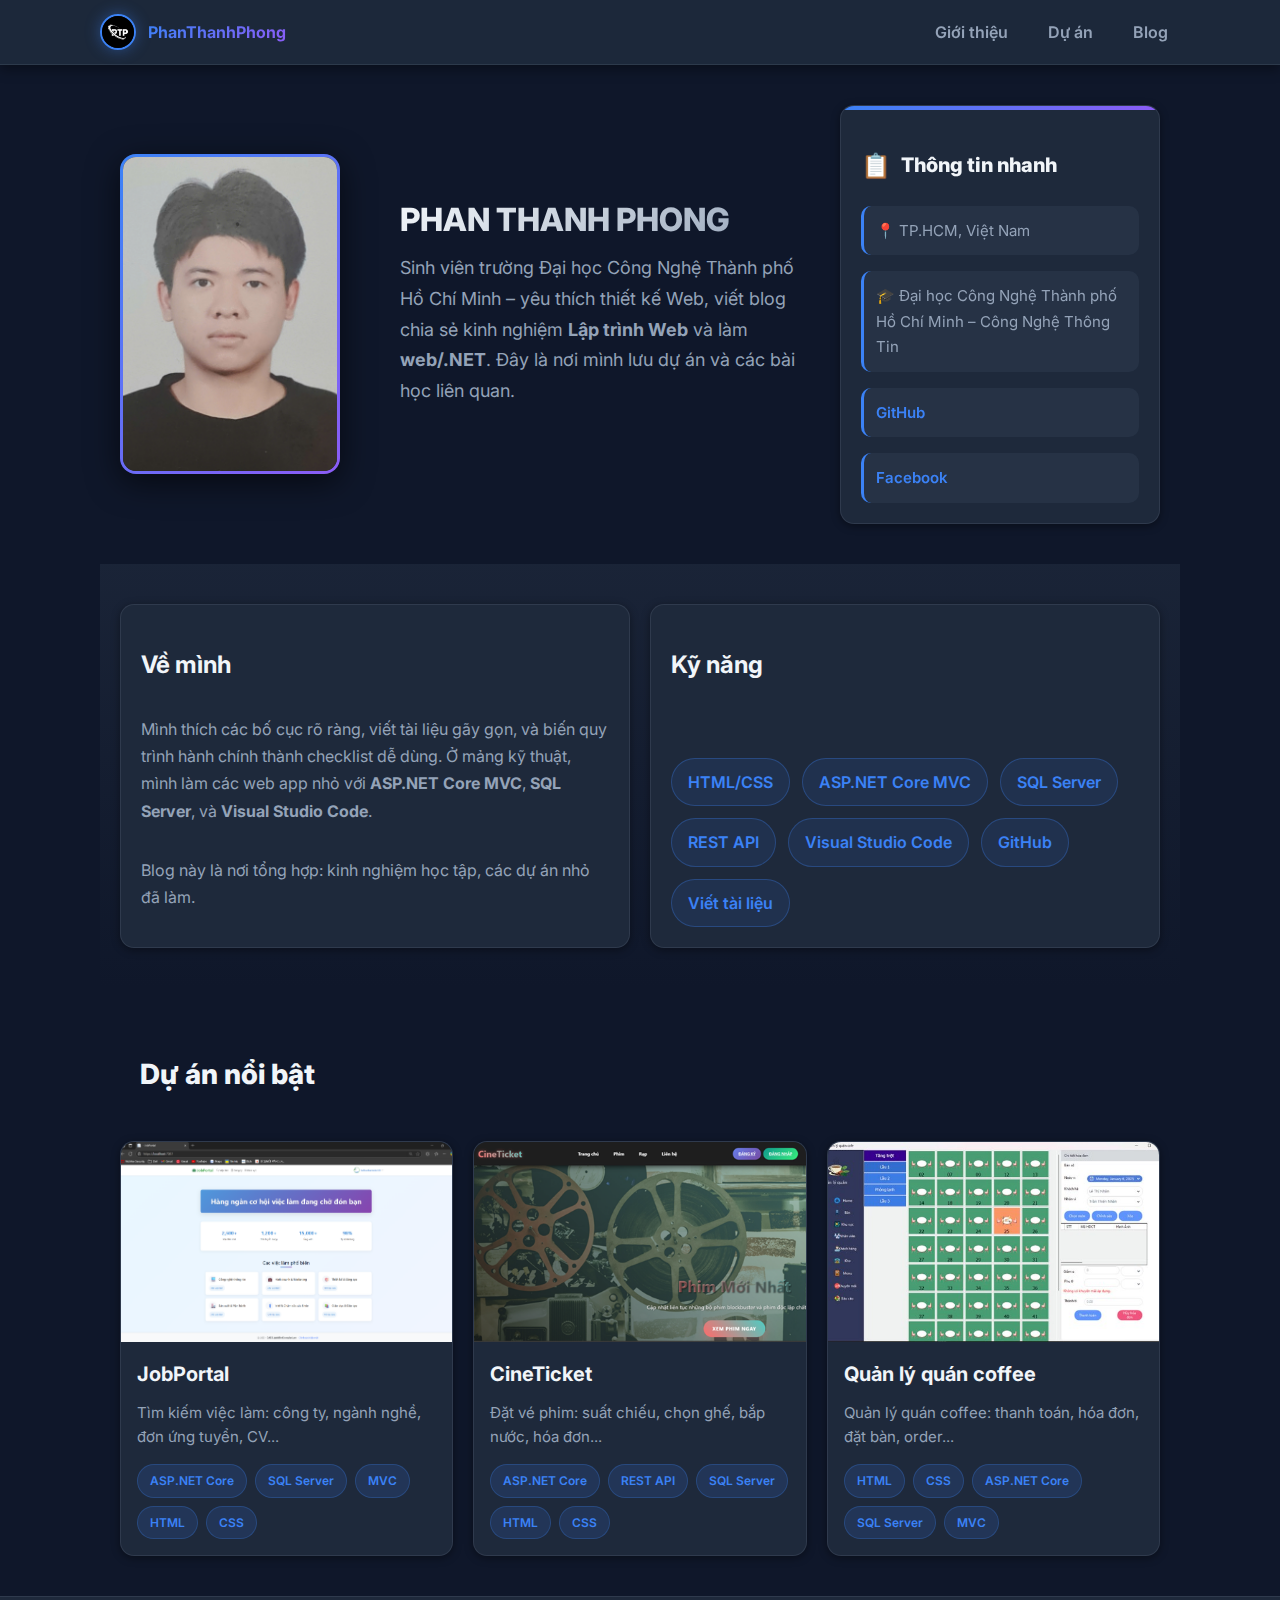
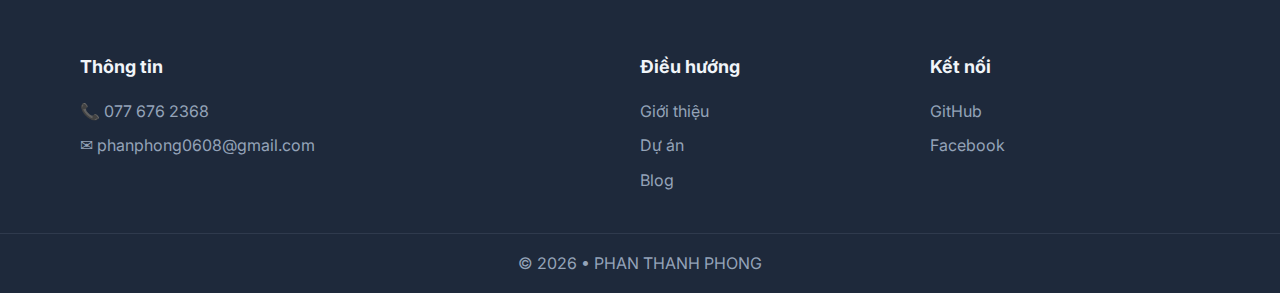
<file: index.html>
<!doctype html>
<html lang="vi">
<head>
  <meta charset="utf-8" />
  <meta name="viewport" content="width=device-width, initial-scale=1" />
  <title>Phan Thanh Phong • Blog & Portfolio</title>
  <meta name="description" content="Blog cá nhân & portfolio: giới thiệu, kỹ năng, dự án, bài viết, liên hệ." />
  <link rel="preconnect" href="https://fonts.googleapis.com">
  <link rel="preconnect" href="https://fonts.gstatic.com" crossorigin>
  <link href="https://fonts.googleapis.com/css2?family=Inter:wght@400;500;600;700;800&family=JetBrains+Mono:wght@400;600&display=swap" rel="stylesheet">
  <link rel="stylesheet" href="styles.css">
  <style>
    /* fallback nếu quên thêm CSS ở file riêng */
    html { scroll-behavior: smooth; }
  </style>
</head>
<body>

  <!-- Skip link -->

  <!-- Header (fixed để luôn thấy menu) -->
  <header class="site-header header-fixed">
    <div class="container nav">
      <a class="brand" href="#hero" aria-label="Trang chủ">
        <img class="logo" src="pics/logo.png" onerror="this.style.display='none'">
        <span class="brand-text">PhanThanhPhong</span>
      </a>
      <nav aria-label="Điều hướng chính" class="menu">
        <a class="nav-link" href="#gioi-thieu" data-target="gioi-thieu">Giới thiệu</a>
        <a class="nav-link" href="#du-an" data-target="du-an">Dự án</a>
        <a class="nav-link" href="blog.html" data-target="blog">Blog</a>
      </nav>
    </div>
  </header>

  <main id="main" class="snap-container">

    <!-- Section: Hero -->
    <section id="hero" class="section snap-start reveal">
      <div class="container hero-grid">
        <div class="avatar-container">
          <img class="avatar" src="pics/hinhdaidien.jpg" alt="Ảnh đại diện" loading="eager" onerror="this.style.display='none'">
        </div>
        <div class="hero-left">
          <h1 class="title-xl">PHAN THANH PHONG</h1>
          <p class="lead">
            Sinh viên trường Đại học Công Nghệ Thành phố Hồ Chí Minh – yêu thích thiết kế Web, 
            viết blog chia sẻ kinh nghiệm <strong>Lập trình Web</strong> và làm <strong>web/.NET</strong>.
            Đây là nơi mình lưu dự án và các bài học liên quan.
          </p>
        </div>
        <aside class="hero-card card">
          <h3>Thông tin nhanh</h3>
          <ul class="list">
            <li>📍 TP.HCM, Việt Nam</li>
            <li>🎓 Đại học Công Nghệ Thành phố Hồ Chí Minh – Công Nghệ Thông Tin</li>
            <li><a href="https://github.com/PhanPhong0608" target="_blank" rel="noopener">GitHub</a></li>
            <li><a href="https://www.facebook.com/phan.phong.496372" target="_blank" rel="noopener">Facebook</a></li>
          </ul>
        </aside>
      </div>
    </section>

    <!-- Section: Giới thiệu & Kỹ năng -->
    <section id="gioi-thieu" class="section snap-start alt reveal">
      <div class="container two-col">
        <article class="card">
          <h2>Về mình</h2>
          <p>Mình thích các bố cục rõ ràng, viết tài liệu gãy gọn, và biến quy trình hành chính thành checklist dễ dùng.
            Ở mảng kỹ thuật, mình làm các web app nhỏ với <strong>ASP.NET Core MVC</strong>, <strong>SQL Server</strong>, và <strong>Visual Studio Code</strong>.
          </p>
          <p>Blog này là nơi tổng hợp: kinh nghiệm học tập, các dự án nhỏ đã làm.</p>
        </article>
        <aside class="card">
          <h2>Kỹ năng</h2>
          <div class="chips">
            <span class="chip">HTML/CSS</span>
            <span class="chip">ASP.NET Core MVC</span>
            <span class="chip">SQL Server</span>
            <span class="chip">REST API</span>
            <span class="chip">Visual Studio Code</span>
            <span class="chip">GitHub</span>
            <span class="chip">Viết tài liệu</span>
          </div>
        </aside>
      </div>
    </section>

    <!-- Section: Dự án nổi bật -->
    <section id="du-an" class="section snap-start reveal">
      <div class="container">
        <div class="section-head">
          <h2>Dự án nổi bật</h2>
        </div>
        <div class="grid-3">
          <article class="project card">
            <img src="pics/da1.png" loading="lazy" alt="">
            <div class="p-body">
              <a class="post-title" href="duan1.html">JobPortal</a>
              <p class="muted">Tìm kiếm việc làm: công ty, ngành nghề, đơn ứng tuyển, CV...</p>
              <div class="tags">
                <span class="tag">ASP.NET Core</span><span class="tag">SQL Server</span>
                <span class="tag">MVC</span><span class="tag">HTML</span><span class="tag">CSS</span>
              </div>
            </div>
          </article>
          <article class="project card">
            <img src="pics/da2.png" loading="lazy" alt="">
            <div class="p-body">
              <a class="post-title" href="duan2.html">CineTicket</a>
              <p class="muted">Đặt vé phim: suất chiếu, chọn ghế, bắp nước, hóa đơn...</p>
              <div class="tags">
                <span class="tag">ASP.NET Core</span><span class="tag">REST API</span>
                <span class="tag">SQL Server</span><span class="tag">HTML</span><span class="tag">CSS</span>
              </div>
            </div>
          </article>
          <article class="project card">
            <img src="pics/da3.jpg" loading="lazy" alt="">
            <div class="p-body">
              <a class="post-title" href="duan3.html">Quản lý quán coffee</a>
              <p class="muted">Quản lý quán coffee: thanh toán, hóa đơn, đặt bàn, order...</p>
              <div class="tags">
                <span class="tag">HTML</span><span class="tag">CSS</span>
                <span class="tag">ASP.NET Core</span><span class="tag">SQL Server</span><span class="tag">MVC</span>
              </div>
            </div>
          </article>
        </div>
      </div>
    </section>

    <!-- Section: Footer -->
    <footer class="site-footer">
        <div class="container footer-grid">
            <div>
                <h2>Thông tin</h2>
                <ul class="foot-list">
                        <li>📞 077 676 2368</li>
                        <li>✉ phanphong0608@gmail.com</li>
                </ul>
            </div>
            <div>
                <a class="brand" href="index.html" aria-label="Trang chủ"> </a>
                <h2>Điều hướng</h2>
                <ul class="foot-list">
                    <li><a href="index.html#gioi-thieu">Giới thiệu</a></li>
                    <li><a href="index.html#du-an">Dự án</a></li>
                    <li><a href="blog.html">Blog</a></li>
                </ul>
            </div>
            <div>
                <h2>Kết nối</h2>
                <ul class="foot-list">
                    <li><a href="https://github.com/PhanPhong0608" target="_blank">GitHub</a></li>
                    <li><a href="https://www.facebook.com/phan.phong.496372" target="_blank">Facebook</a></li>
                </ul>
            </div>
        </div>
        <div class="copyright">© <span id="year">2025</span> • PHAN THANH PHONG</div>
    </footer>

  </main>

  <script>
    // Cập nhật năm
    const y = document.getElementById('year'); if (y) y.textContent = new Date().getFullYear();

    // Active link theo section
    const navLinks = document.querySelectorAll('.nav-link');
    const sections = [...document.querySelectorAll('.section')];

    const io = new IntersectionObserver((entries) => {
      entries.forEach(entry => {
        if (entry.isIntersecting) {
          // reveal animation
          entry.target.classList.add('revealed');

          // set active nav
          const id = entry.target.id;
          navLinks.forEach(a => {
            a.removeAttribute('aria-current');
            if (a.getAttribute('data-target') === id) {
              a.setAttribute('aria-current', 'page');
            }
          });
        }
      });
    }, { root: null, threshold: 0.5 });

    sections.forEach(sec => io.observe(sec));

    // Smooth scroll offset (bù header fixed)
    const header = document.querySelector('.header-fixed');
    const headerH = () => header ? header.offsetHeight : 0;

    document.querySelectorAll('a[href^="#"]').forEach(a => {
      a.addEventListener('click', (e) => {
        const id = a.getAttribute('href').slice(1);
        const el = document.getElementById(id);
        if (!el) return;
        e.preventDefault();
        const top = el.getBoundingClientRect().top + window.scrollY - headerH();
        window.scrollTo({ top, behavior: 'smooth' });
        history.replaceState(null, '', `#${id}`);
      });
    });

    // Tắt snap nếu người dùng giảm chuyển động
    const prefersReduced = window.matchMedia('(prefers-reduced-motion: reduce)').matches;
    if (prefersReduced) document.documentElement.classList.add('reduced-motion');
  </script>
</body>
</html>
</file>
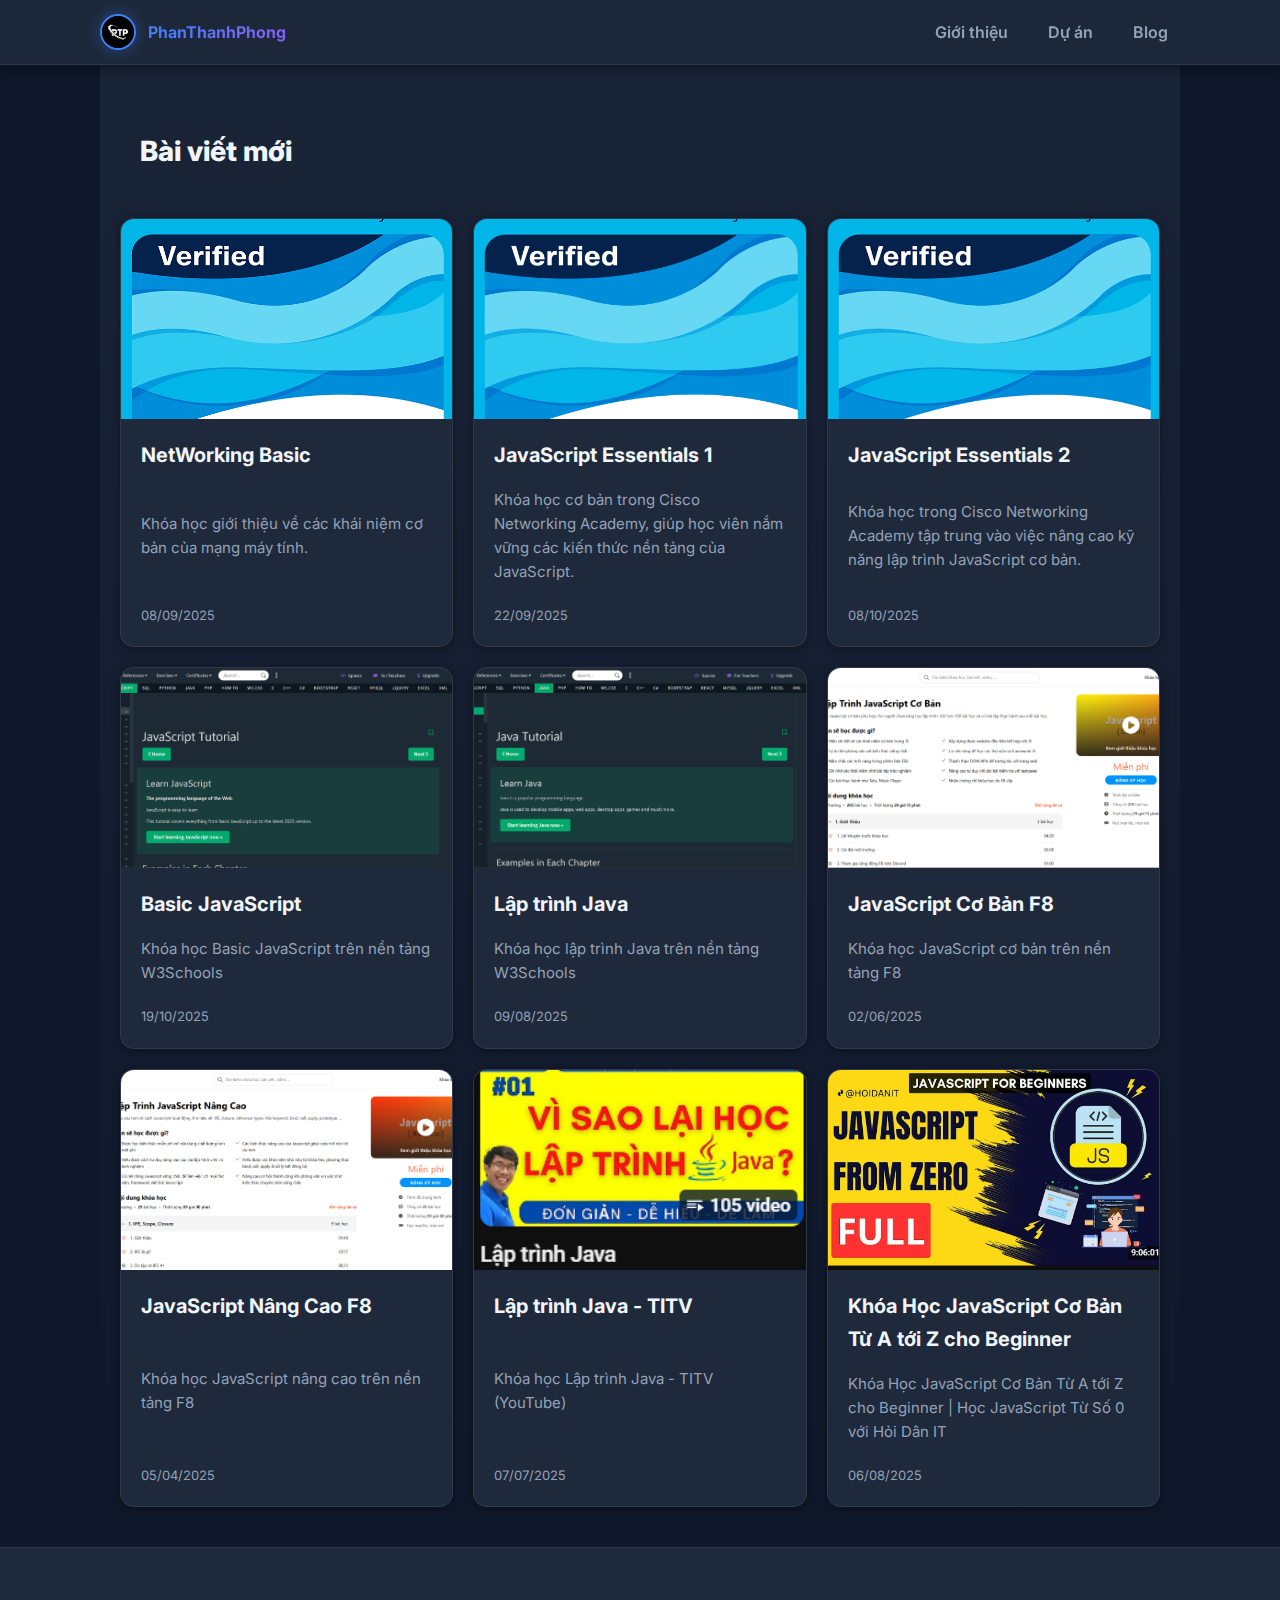
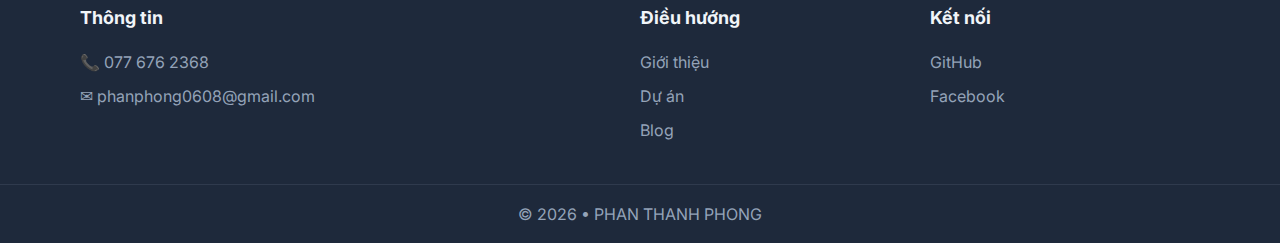
<file: blog.html>
<!doctype html>
<html lang="vi">

<head>
    <meta charset="utf-8" />
    <meta name="viewport" content="width=device-width, initial-scale=1" />
    <title>Dự án Tìm kiếm việc làm</title>
    <meta name="description" content="Dự án tìm kiếm việc làm: công ty, ngành nghề, đơn ứng tuyển, CV với công nghệ ASP.NET Core, SQL Server, MVC, HTML, CSS." />
    <link href="https://fonts.googleapis.com/css2?family=Inter:wght@400;500;600;700;800&display=swap" rel="stylesheet">
    <link rel="stylesheet" href="styles.css">
</head>


<body>
    <header class="site-header">
        <div class="container nav">
            <a class="brand" href="index.html" aria-label="Trang chủ">
                <img class="logo" src="pics/logo.png" onerror="this.style.display='none'">
                <span class="brand-text">PhanThanhPhong</span>
            </a>
            <nav class="menu">
                <a href="index.html#gioi-thieu">Giới thiệu</a>
                <a href="index.html#du-an">Dự án</a>
                <a href="blog.html">Blog</a>
            </nav>
        </div>
    </header>

    <main main id="main" class="snap-container">
        <section id="blog" class="section snap-start alt reveal">
            <div class="container">
                <div class="section-head">
                <h2>Bài viết mới</h2>
                </div>
                <div class="posts">
                <article class="project card">
                    <img src="pics/nbs.png" loading="lazy" alt="">
                    <div class="post-body">
                    <a class="post-title" href="post1.html">NetWorking Basic</a>
                    <p class="muted">Khóa học giới thiệu về các khái niệm cơ bản của mạng máy tính.</p>
                    <div class="meta">08/09/2025</div>
                    </div>
                </article>
                <article class="project card">
                    <img src="pics/jse1.png" loading="lazy" alt="">
                    <div class="post-body">
                    <a class="post-title" href="post2.html">JavaScript Essentials 1</a>
                    <p class="muted">Khóa học cơ bản trong Cisco Networking Academy, 
                        giúp học viên nắm vững các kiến thức nền tảng của JavaScript.</p>
                    <div class="meta">22/09/2025</div>
                    </div>
                </article>
                <article class="project card">
                    <img src="pics/jse2.png" loading="lazy" alt="">
                    <div class="post-body">
                    <a class="post-title" href="post3.html">JavaScript Essentials 2</a>
                    <p class="muted">Khóa học trong Cisco Networking Academy tập trung vào việc nâng cao kỹ năng lập trình JavaScript cơ bản.</p>
                    <div class="meta">08/10/2025</div>
                    </div>
                </article>
                <article class="project card">
                    <img src="pics/jsw3.png" loading="lazy" alt="">
                    <div class="post-body">
                    <a class="post-title" href="post4.html">Basic JavaScript</a>
                    <p class="muted">Khóa học Basic JavaScript trên nền tảng W3Schools</p>
                    <div class="meta">19/10/2025</div>
                    </div>
                </article>
                <article class="project card">
                    <img src="pics/javaW3.png" loading="lazy" alt="">
                    <div class="post-body">
                    <a class="post-title" href="post5.html">Lập trình Java</a>
                    <p class="muted">Khóa học lập trình Java trên nền tảng W3Schools</p>
                    <div class="meta">09/08/2025</div>
                    </div>
                </article>
                <article class="project card">
                    <img src="pics/jsbasicF8.png" loading="lazy" alt="">
                    <div class="post-body">
                    <a class="post-title" href="post6.html">JavaScript Cơ Bản F8</a>
                    <p class="muted">Khóa học JavaScript cơ bản trên nền tảng F8</p>
                    <div class="meta">02/06/2025</div>
                    </div>
                </article>
                <article class="project card">
                    <img src="pics/jsnangcaoF8.png" loading="lazy" alt="">
                    <div class="post-body">
                    <a class="post-title" href="post7.html">JavaScript Nâng Cao F8</a>
                    <p class="muted">Khóa học JavaScript nâng cao trên nền tảng F8</p>
                    <div class="meta">05/04/2025</div>
                    </div>
                </article>
                <article class="project card">
                    <img src="pics/javaTITV.png" loading="lazy" alt="">
                    <div class="post-body">
                    <a class="post-title" href="post8.html">Lập trình Java - TITV</a>
                    <p class="muted">Khóa học Lập trình Java - TITV (YouTube)</p>
                    <div class="meta">07/07/2025</div>
                    </div>
                </article>
                <article class="project card">
                    <img src="pics/jsYTB.png" loading="lazy" alt="">
                    <div class="post-body">
                    <a class="post-title" href="post9.html">Khóa Học JavaScript Cơ Bản Từ A tới Z cho Beginner</a>
                    <p class="muted">Khóa Học JavaScript Cơ Bản Từ A tới Z cho Beginner | Học JavaScript Từ Số 0 với Hỏi Dân IT</p>
                    <div class="meta">06/08/2025</div>
                    </div>
                </article>
                </div>
            </div>
        </section>
    </main>


    <footer class="site-footer">
        <div class="container footer-grid">
            <div>
                <h2>Thông tin</h2>
                <ul class="foot-list">
                    <li>📞 077 676 2368</li>
                    <li>✉ phanphong0608@gmail.com</li>
                </ul>
            </div>
            <div>
                <a class="brand" href="index.html" aria-label="Trang chủ"> </a>
                <h2>Điều hướng</h2>
                <ul class="foot-list">
                    <li><a href="index.html#gioi-thieu">Giới thiệu</a></li>
                    <li><a href="index.html#du-an">Dự án</a></li>
                    <li><a href="blog.html">Blog</a></li>
                </ul>
            </div>
            <div>
                <h2>Kết nối</h2>
                <ul class="foot-list">
                    <li><a href="https://github.com/PhanPhong0608" target="_blank">GitHub</a></li>
                    <li><a href="https://www.facebook.com/phan.phong.496372" target="_blank">Facebook</a></li>
                </ul>
            </div>
        </div>
        <div class="copyright">© <span id="year">2025</span> • PHAN THANH PHONG</div>
    </footer>

    <script>const y = document.getElementById('year'); if (y) y.textContent = new Date().getFullYear();</script>

</body>

</html>
</file>
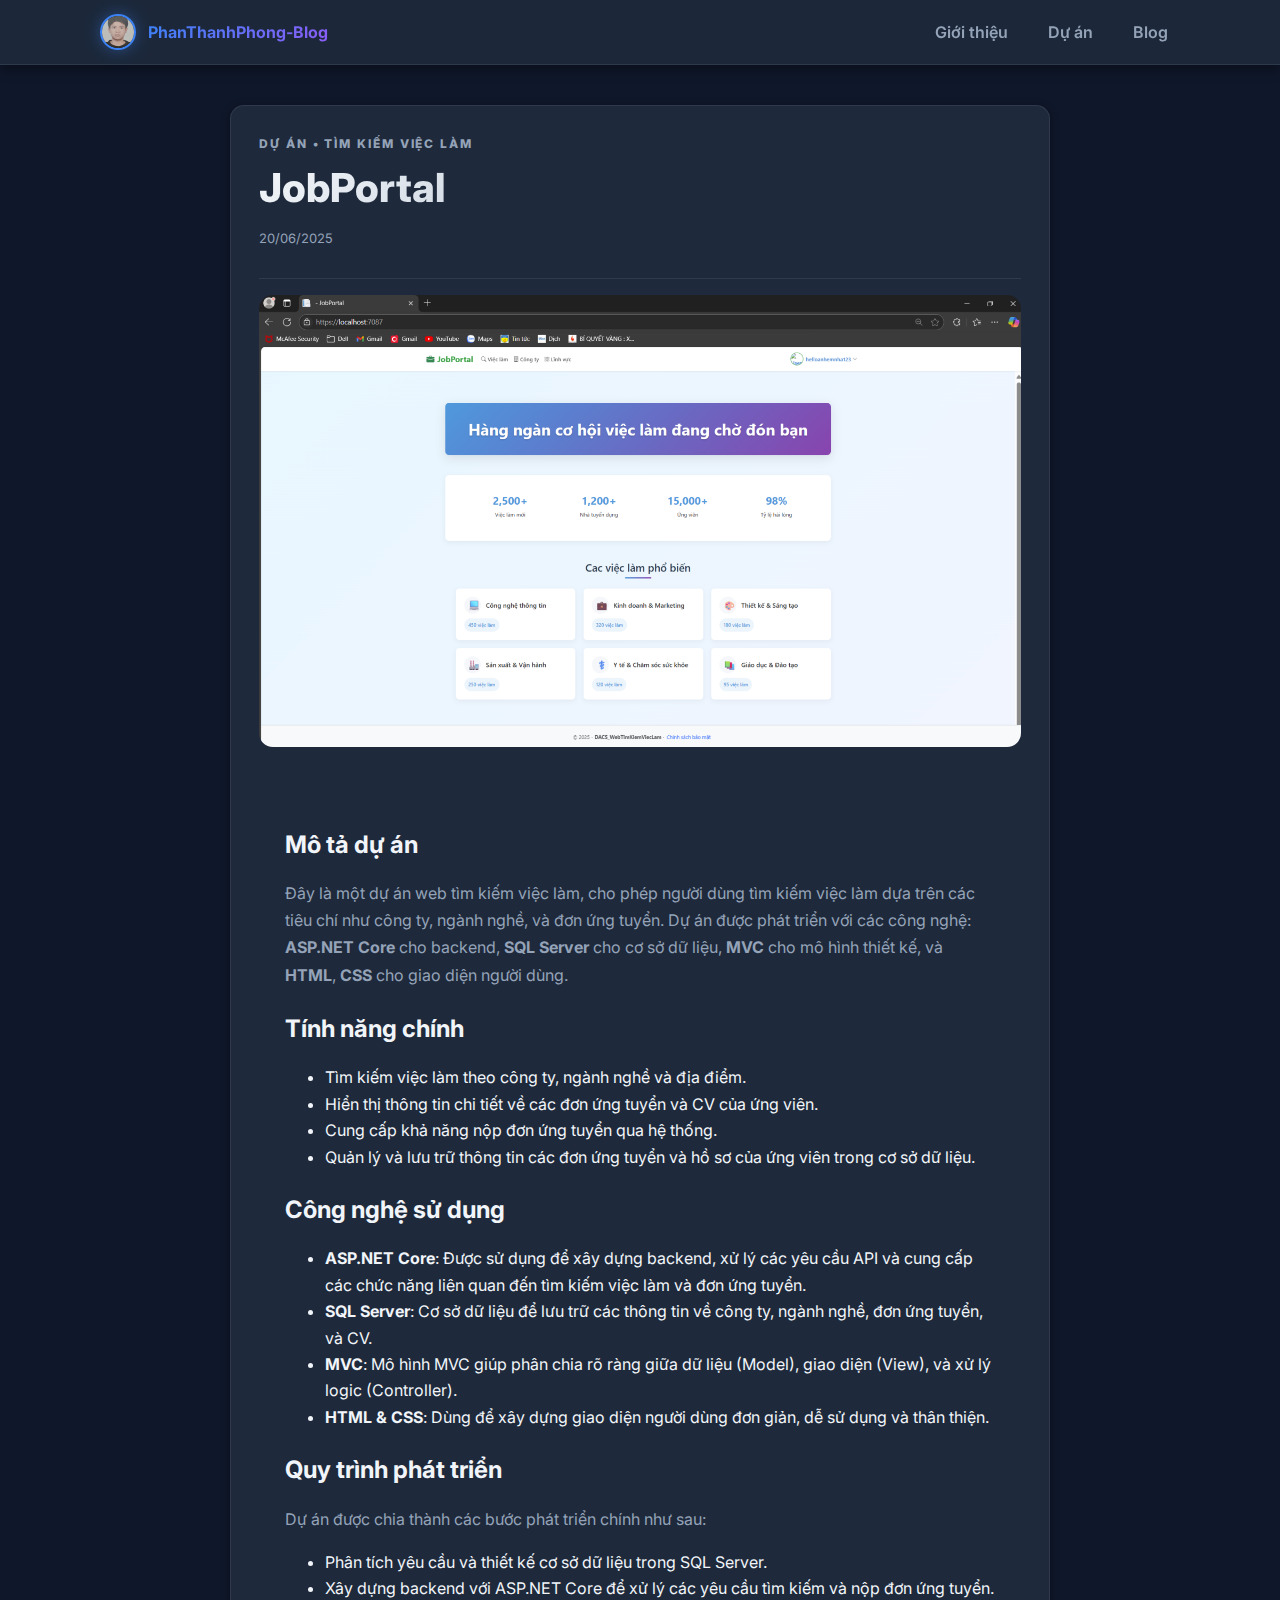
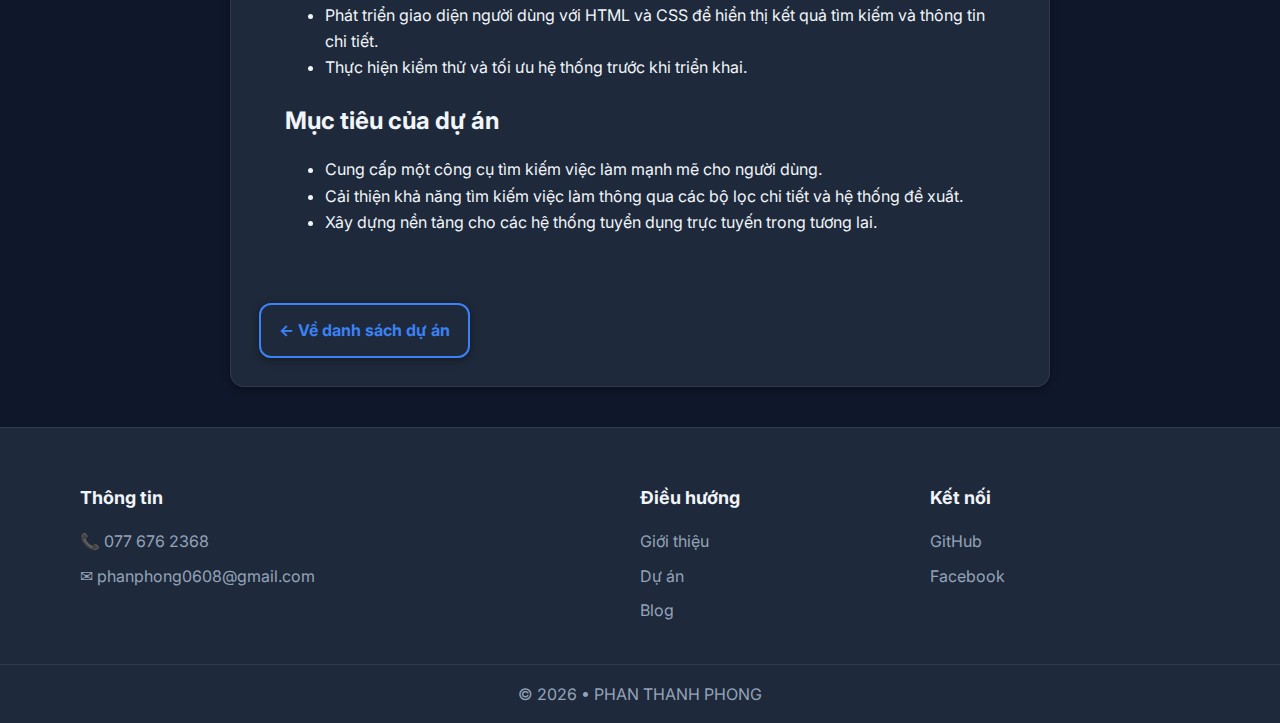
<file: duan1.html>
<!doctype html>
<html lang="vi">

<head>
    <meta charset="utf-8" />
    <meta name="viewport" content="width=device-width, initial-scale=1" />
    <title>Dự án Tìm kiếm việc làm</title>
    <meta name="description" content="Dự án tìm kiếm việc làm: công ty, ngành nghề, đơn ứng tuyển, CV với công nghệ ASP.NET Core, SQL Server, MVC, HTML, CSS." />
    <link href="https://fonts.googleapis.com/css2?family=Inter:wght@400;500;600;700;800&display=swap" rel="stylesheet">
    <link rel="stylesheet" href="styles.css">
</head>

<body>
    <header class="site-header">
        <div class="container nav">
            <a class="brand" href="index.html" aria-label="Trang chủ">
                <img class="logo" src="pics/hinhdaidien.jpg" onerror="this.style.display='none'">
                <span class="brand-text">PhanThanhPhong-Blog</span>
            </a>
            <nav class="menu">
                <a href="index.html#gioi-thieu">Giới thiệu</a>
                <a href="index.html#du-an">Dự án</a>
                <a href="index.html#blog">Blog</a>
            </nav>
        </div>
    </header>

    <main class="container" style="max-width:860px; padding:var(--g6) var(--g4)">
        
        <article class="card" style="padding:var(--g5)">
            <header>
                <p class="eyebrow">Dự án • Tìm kiếm việc làm</p>
                <h1 class="display" style="font-size:clamp(28px,4vw,40px)">JobPortal</h1>
                <p class="meta" style="margin-top:6px"><time datetime="2025-06-20">20/06/2025</time></p>
            </header>
            <hr style="border:0; border-top:1px solid var(--border); margin:16px 0" />
            <!-- Carousel section -->
            <div class="carousel-container">
                <div class="carousel">
                    <img src="pics/da1.png" alt="Image 1" class="carousel-image">
                    <img src="pics/da1.1.png" alt="Image 2" class="carousel-image">
                    <img src="pics/da1.3.png" alt="Image 3" class="carousel-image">
                    <img src="pics/da1.4.png" alt="Image 4" class="carousel-image">
                    <img src="pics/da1.5.png" alt="Image 5" class="carousel-image">
                    <img src="pics/da1.6.png" alt="Image 6" class="carousel-image">
                </div>
            </div>

            <section style="max-width:75ch">
                <h2>Mô tả dự án</h2>
                <p>Đây là một dự án web tìm kiếm việc làm, cho phép người dùng tìm kiếm việc làm dựa trên các tiêu chí như công ty, ngành nghề, và đơn ứng tuyển. Dự án được phát triển với các công nghệ: <strong>ASP.NET Core</strong> cho backend, <strong>SQL Server</strong> cho cơ sở dữ liệu, <strong>MVC</strong> cho mô hình thiết kế, và <strong>HTML</strong>, <strong>CSS</strong> cho giao diện người dùng.</p>

                <h2>Tính năng chính</h2>
                <ul>
                    <li>Tìm kiếm việc làm theo công ty, ngành nghề và địa điểm.</li>
                    <li>Hiển thị thông tin chi tiết về các đơn ứng tuyển và CV của ứng viên.</li>
                    <li>Cung cấp khả năng nộp đơn ứng tuyển qua hệ thống.</li>
                    <li>Quản lý và lưu trữ thông tin các đơn ứng tuyển và hồ sơ của ứng viên trong cơ sở dữ liệu.</li>
                </ul>

                <h2>Công nghệ sử dụng</h2>
                <ul>
                    <li><strong>ASP.NET Core</strong>: Được sử dụng để xây dựng backend, xử lý các yêu cầu API và cung cấp các chức năng liên quan đến tìm kiếm việc làm và đơn ứng tuyển.</li>
                    <li><strong>SQL Server</strong>: Cơ sở dữ liệu để lưu trữ các thông tin về công ty, ngành nghề, đơn ứng tuyển, và CV.</li>
                    <li><strong>MVC</strong>: Mô hình MVC giúp phân chia rõ ràng giữa dữ liệu (Model), giao diện (View), và xử lý logic (Controller).</li>
                    <li><strong>HTML & CSS</strong>: Dùng để xây dựng giao diện người dùng đơn giản, dễ sử dụng và thân thiện.</li>
                </ul>

                <h2>Quy trình phát triển</h2>
                <p>Dự án được chia thành các bước phát triển chính như sau:</p>
                <ul>
                    <li>Phân tích yêu cầu và thiết kế cơ sở dữ liệu trong SQL Server.</li>
                    <li>Xây dựng backend với ASP.NET Core để xử lý các yêu cầu tìm kiếm và nộp đơn ứng tuyển.</li>
                    <li>Phát triển giao diện người dùng với HTML và CSS để hiển thị kết quả tìm kiếm và thông tin chi tiết.</li>
                    <li>Thực hiện kiểm thử và tối ưu hệ thống trước khi triển khai.</li>
                </ul>

                <h2>Mục tiêu của dự án</h2>
                <ul>
                    <li>Cung cấp một công cụ tìm kiếm việc làm mạnh mẽ cho người dùng.</li>
                    <li>Cải thiện khả năng tìm kiếm việc làm thông qua các bộ lọc chi tiết và hệ thống đề xuất.</li>
                    <li>Xây dựng nền tảng cho các hệ thống tuyển dụng trực tuyến trong tương lai.</li>
                </ul>
            </section>

            <nav style="margin-top:24px; display:flex; gap:12px">
                <a class="btn ghost" href="index.html#du-an">← Về danh sách dự án</a>
            </nav>
        </article>
    </main>


    <footer class="site-footer">
        <div class="container footer-grid">
            <div>
                <h2>Thông tin</h2>
                <ul class="foot-list">
                    <li>📞 077 676 2368</li>
                    <li>✉ phanphong0608@gmail.com</li>
                </ul>
            </div>
            <div>
                <a class="brand" href="index.html" aria-label="Trang chủ"> </a>
                <h2>Điều hướng</h2>
                <ul class="foot-list">
                    <li><a href="index.html#gioi-thieu">Giới thiệu</a></li>
                    <li><a href="index.html#du-an">Dự án</a></li>
                    <li><a href="index.html#blog">Blog</a></li>
                </ul>
            </div>
            <div>
                <h2>Kết nối</h2>
                <ul class="foot-list">
                    <li><a href="https://github.com/PhanPhong0608" target="_blank">GitHub</a></li>
                    <li><a href="https://www.facebook.com/phan.phong.496372" target="_blank">Facebook</a></li>
                </ul>
            </div>
        </div>
        <div class="copyright">© <span id="year">2025</span> • PHAN THANH PHONG</div>
    </footer>

    <script>const y = document.getElementById('year'); if (y) y.textContent = new Date().getFullYear();</script>

</body>

</html>
</file>
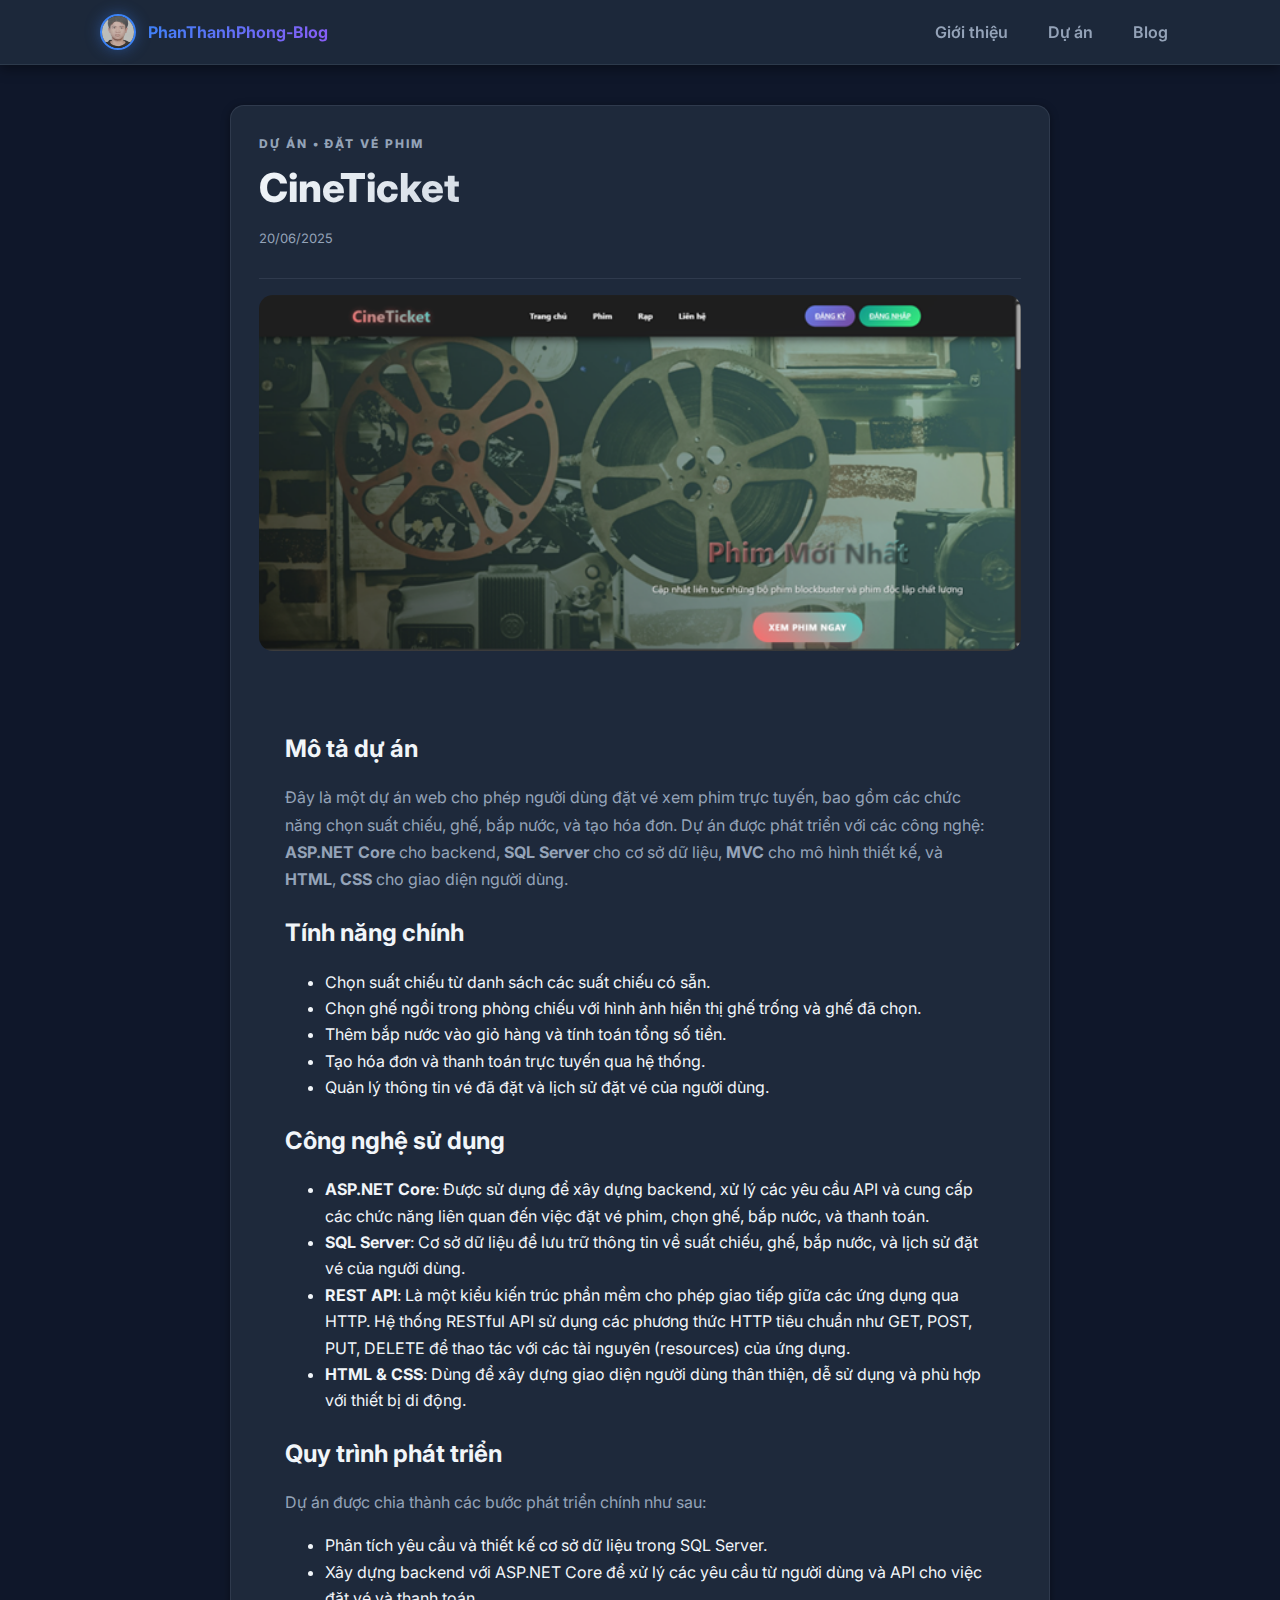
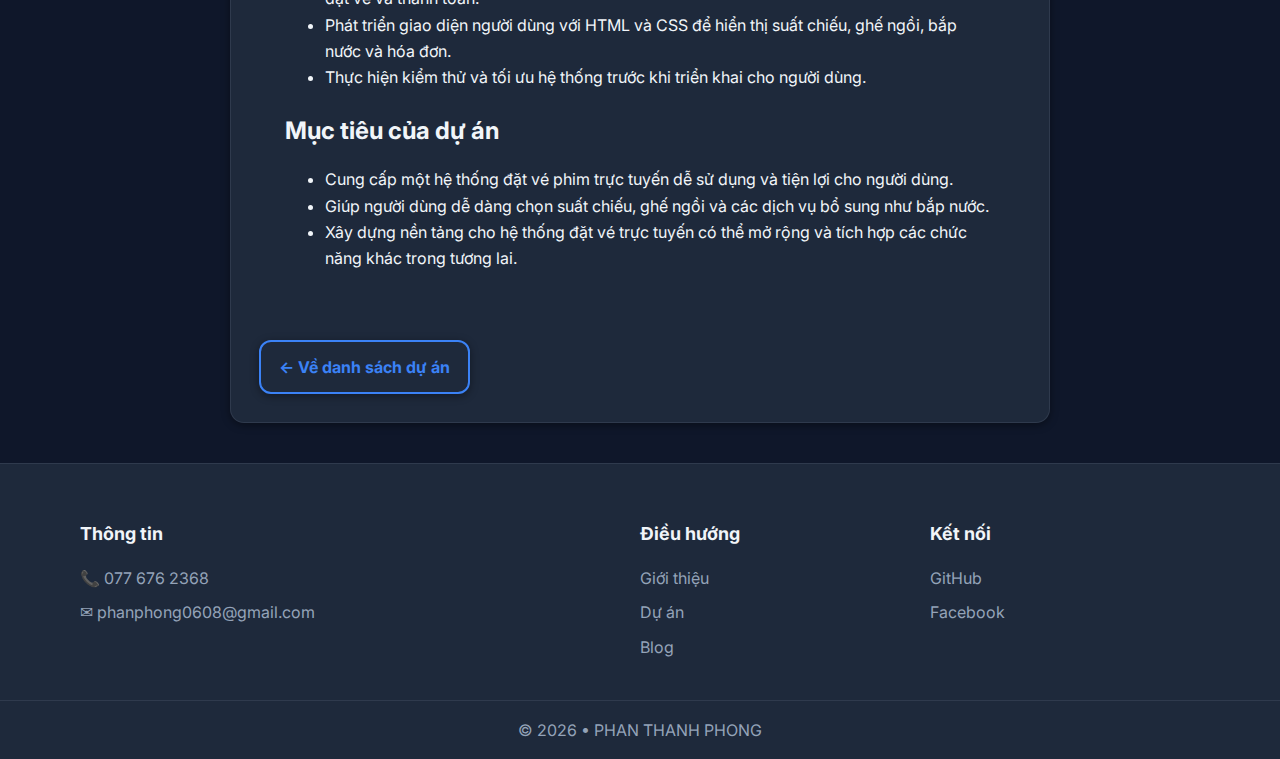
<file: duan2.html>
<!doctype html>
<html lang="vi">

<head>
    <meta charset="utf-8" />
    <meta name="viewport" content="width=device-width, initial-scale=1" />
    <title>Dự án Đặt Vé Phim</title>
    <meta name="description" content="Dự án đặt vé phim: chọn suất chiếu, ghế, bắp nước và tạo hóa đơn với công nghệ ASP.NET Core, SQL Server, HTML và CSS." />
    <link href="https://fonts.googleapis.com/css2?family=Inter:wght@400;500;600;700;800&display=swap" rel="stylesheet">
    <link rel="stylesheet" href="styles.css">
</head>

<body>
    <header class="site-header">
        <div class="container nav">
            <a class="brand" href="index.html" aria-label="Trang chủ">
                <img class="logo" src="pics/hinhdaidien.jpg" onerror="this.style.display='none'">
                <span class="brand-text">PhanThanhPhong-Blog</span>
            </a>
            <nav class="menu">
                <a href="index.html#gioi-thieu">Giới thiệu</a>
                <a href="index.html#du-an">Dự án</a>
                <a href="index.html#blog">Blog</a>
            </nav>
        </div>
    </header>

    <main class="container" style="max-width:860px; padding:var(--g6) var(--g4)">
        
        <article class="card" style="padding:var(--g5)">
            <header>
                <p class="eyebrow">Dự án • Đặt Vé Phim</p>
                <h1 class="display" style="font-size:clamp(28px,4vw,40px)">CineTicket</h1>
                <p class="meta" style="margin-top:6px"><time datetime="2025-06-20">20/06/2025</time></p>
            </header>
            <hr style="border:0; border-top:1px solid var(--border); margin:16px 0" />
            <!-- Carousel section -->
            <div class="carousel-container">
                <div class="carousel">
                    <img src="pics/da2.png" alt="Image 1" class="carousel-image">
                    <img src="pics/da2.2.png" alt="Image 2" class="carousel-image">
                    <img src="pics/da2.3.png" alt="Image 3" class="carousel-image">
                    <img src="pics/da2.4.png" alt="Image 4" class="carousel-image">
                    <img src="pics/da2.5.png" alt="Image 5" class="carousel-image">
                    <img src="pics/da2.6.png" alt="Image 6" class="carousel-image">
                </div>
            </div>

            <section style="max-width:75ch">
                <h2>Mô tả dự án</h2>
                <p>Đây là một dự án web cho phép người dùng đặt vé xem phim trực tuyến, bao gồm các chức năng chọn suất chiếu, ghế, bắp nước, và tạo hóa đơn. Dự án được phát triển với các công nghệ: <strong>ASP.NET Core</strong> cho backend, <strong>SQL Server</strong> cho cơ sở dữ liệu, <strong>MVC</strong> cho mô hình thiết kế, và <strong>HTML</strong>, <strong>CSS</strong> cho giao diện người dùng.</p>

                <h2>Tính năng chính</h2>
                <ul>
                    <li>Chọn suất chiếu từ danh sách các suất chiếu có sẵn.</li>
                    <li>Chọn ghế ngồi trong phòng chiếu với hình ảnh hiển thị ghế trống và ghế đã chọn.</li>
                    <li>Thêm bắp nước vào giỏ hàng và tính toán tổng số tiền.</li>
                    <li>Tạo hóa đơn và thanh toán trực tuyến qua hệ thống.</li>
                    <li>Quản lý thông tin vé đã đặt và lịch sử đặt vé của người dùng.</li>
                </ul>

                <h2>Công nghệ sử dụng</h2>
                <ul>
                    <li><strong>ASP.NET Core</strong>: Được sử dụng để xây dựng backend, xử lý các yêu cầu API và cung cấp các chức năng liên quan đến việc đặt vé phim, chọn ghế, bắp nước, và thanh toán.</li>
                    <li><strong>SQL Server</strong>: Cơ sở dữ liệu để lưu trữ thông tin về suất chiếu, ghế, bắp nước, và lịch sử đặt vé của người dùng.</li>
                    <li><strong>REST API</strong>: Là một kiểu kiến trúc phần mềm cho phép giao tiếp giữa các ứng dụng qua HTTP. Hệ thống RESTful API sử dụng các phương thức HTTP tiêu chuẩn như GET, POST, PUT, DELETE để thao tác với các tài nguyên (resources) của ứng dụng.</li>
                    <li><strong>HTML & CSS</strong>: Dùng để xây dựng giao diện người dùng thân thiện, dễ sử dụng và phù hợp với thiết bị di động.</li>
                </ul>

                <h2>Quy trình phát triển</h2>
                <p>Dự án được chia thành các bước phát triển chính như sau:</p>
                <ul>
                    <li>Phân tích yêu cầu và thiết kế cơ sở dữ liệu trong SQL Server.</li>
                    <li>Xây dựng backend với ASP.NET Core để xử lý các yêu cầu từ người dùng và API cho việc đặt vé và thanh toán.</li>
                    <li>Phát triển giao diện người dùng với HTML và CSS để hiển thị suất chiếu, ghế ngồi, bắp nước và hóa đơn.</li>
                    <li>Thực hiện kiểm thử và tối ưu hệ thống trước khi triển khai cho người dùng.</li>
                </ul>

                <h2>Mục tiêu của dự án</h2>
                <ul>
                    <li>Cung cấp một hệ thống đặt vé phim trực tuyến dễ sử dụng và tiện lợi cho người dùng.</li>
                    <li>Giúp người dùng dễ dàng chọn suất chiếu, ghế ngồi và các dịch vụ bổ sung như bắp nước.</li>
                    <li>Xây dựng nền tảng cho hệ thống đặt vé trực tuyến có thể mở rộng và tích hợp các chức năng khác trong tương lai.</li>
                </ul>
            </section>

            <nav style="margin-top:24px; display:flex; gap:12px">
                <a class="btn ghost" href="index.html#du-an">← Về danh sách dự án</a>
            </nav>
        </article>
    </main>

    <footer class="site-footer">
        <div class="container footer-grid">
            <div>
                <h2>Thông tin</h2>
                <ul class="foot-list">
                    <li>📞 077 676 2368</li>
                    <li>✉ phanphong0608@gmail.com</li>
                </ul>
            </div>
            <div>
                <a class="brand" href="index.html" aria-label="Trang chủ"> </a>
                <h2>Điều hướng</h2>
                <ul class="foot-list">
                    <li><a href="index.html#gioi-thieu">Giới thiệu</a></li>
                    <li><a href="index.html#du-an">Dự án</a></li>
                    <li><a href="index.html#blog">Blog</a></li>
                </ul>
            </div>
            <div>
                <h2>Kết nối</h2>
                <ul class="foot-list">
                    <li><a href="https://github.com/PhanPhong0608" target="_blank">GitHub</a></li>
                    <li><a href="https://www.facebook.com/phan.phong.496372" target="_blank">Facebook</a></li>
                </ul>
            </div>
        </div>
        <div class="copyright">© <span id="year">2025</span> • PHAN THANH PHONG</div>
    </footer>

    <script>const y = document.getElementById('year'); if (y) y.textContent = new Date().getFullYear();</script>

</body>

</html>
</file>
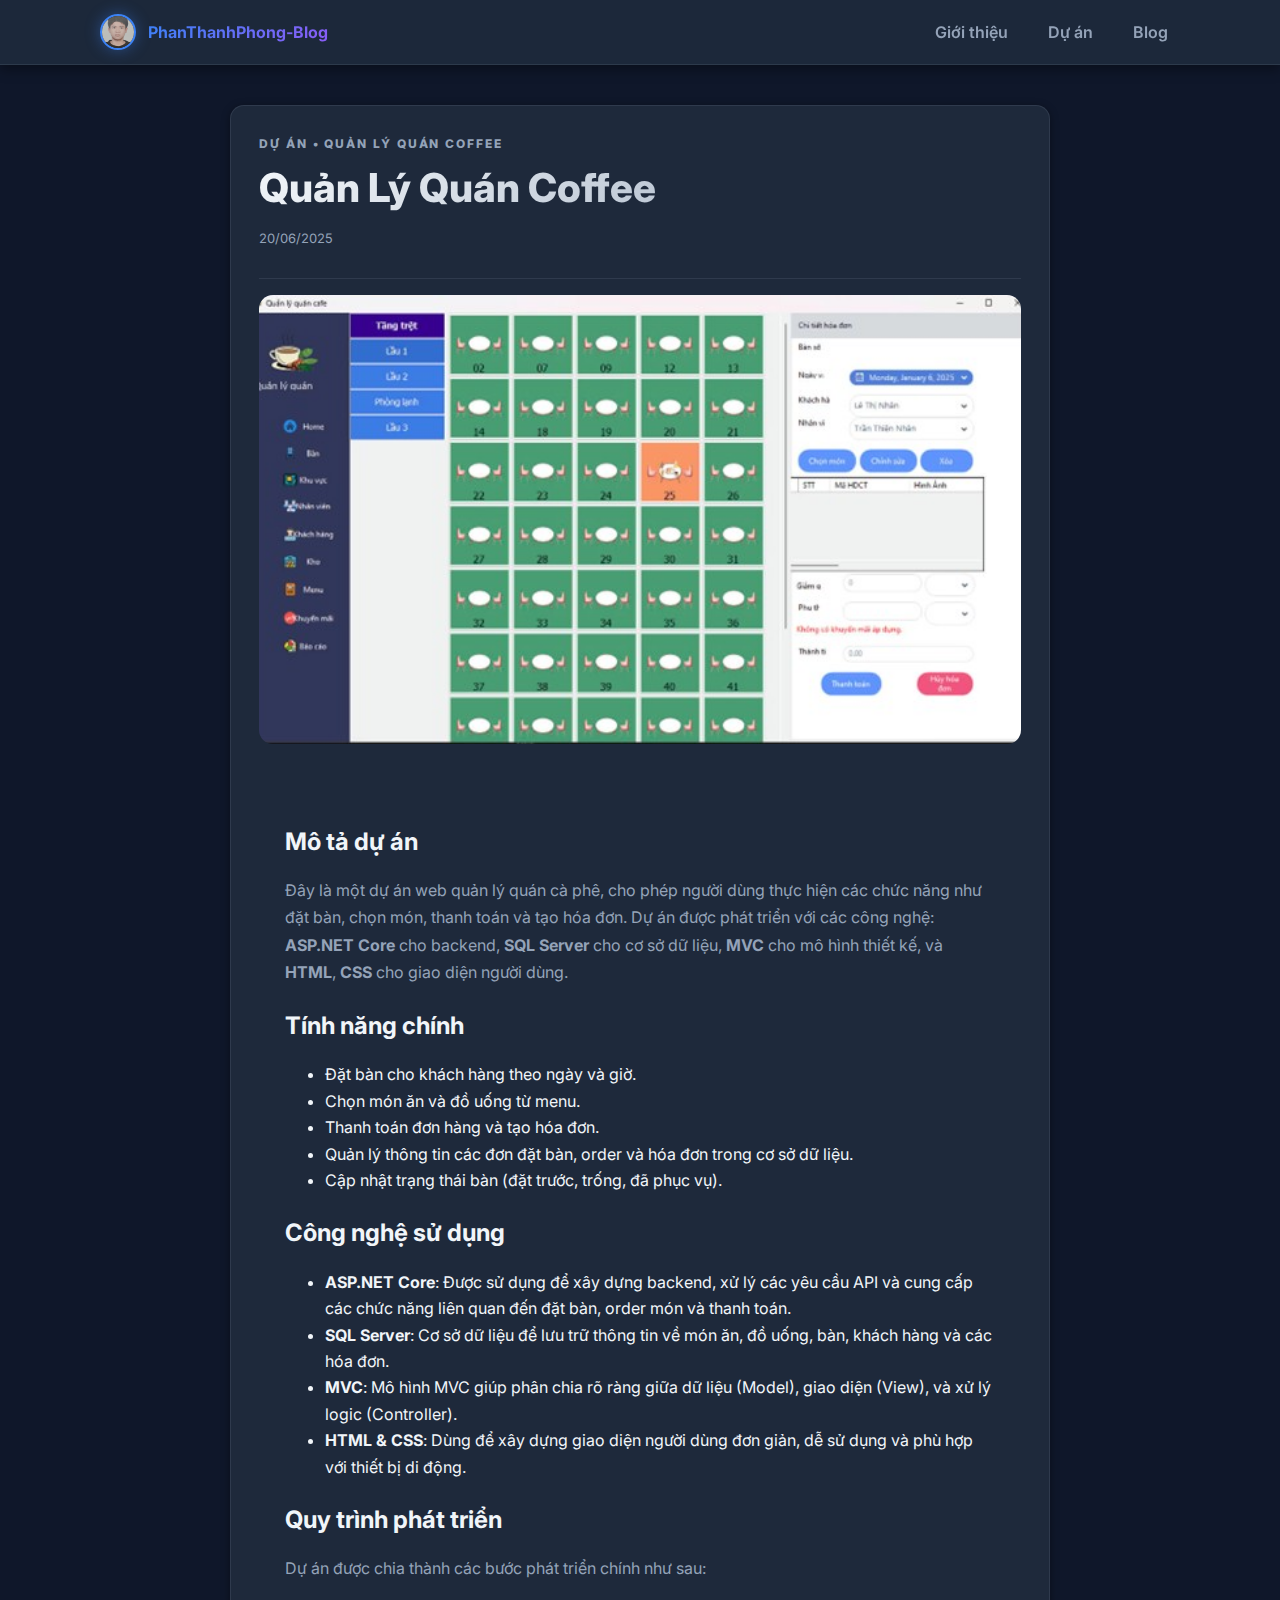
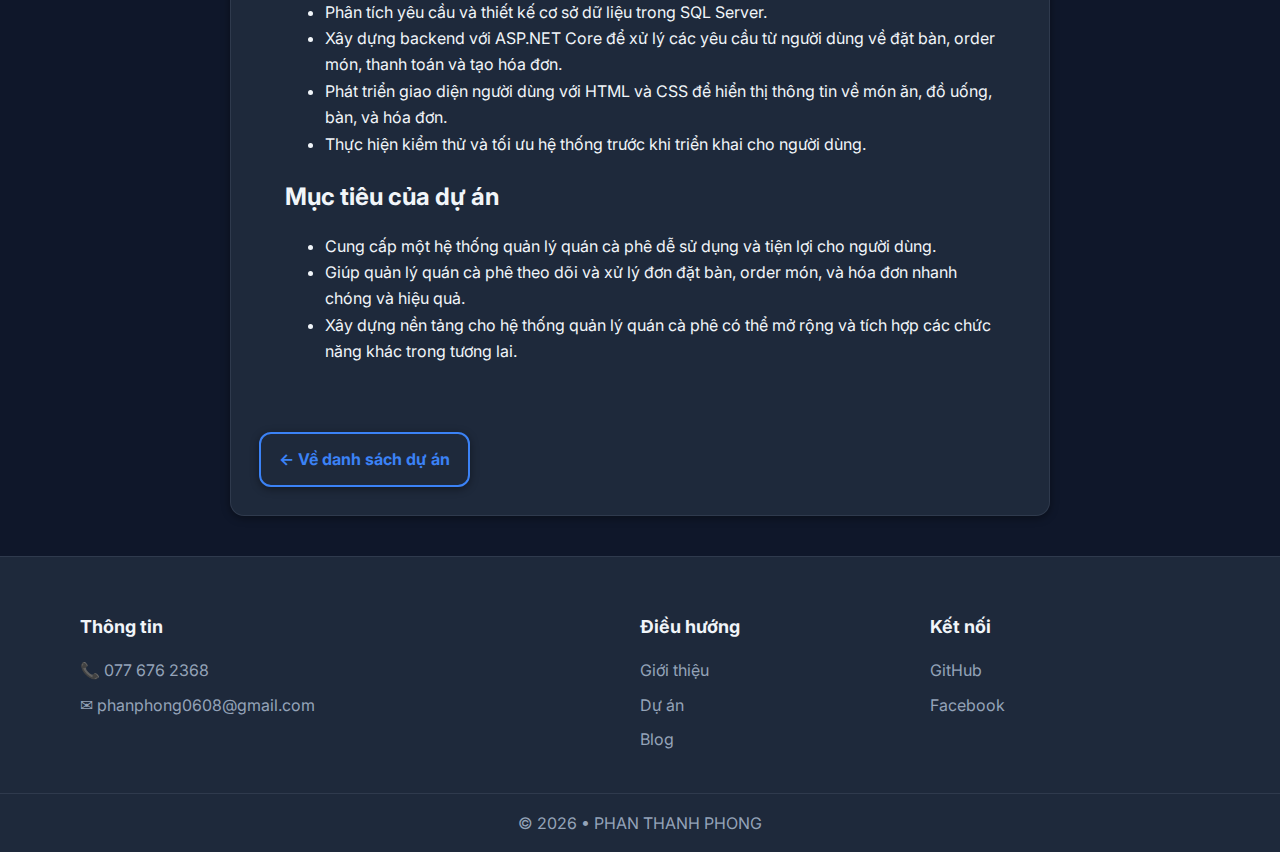
<file: duan3.html>
<!doctype html>
<html lang="vi">

<head>
    <meta charset="utf-8" />
    <meta name="viewport" content="width=device-width, initial-scale=1" />
    <title>Dự án Quản lý Quán Cà Phê</title>
    <meta name="description" content="Dự án quản lý quán cà phê: thanh toán, hóa đơn, đặt bàn, order với công nghệ ASP.NET Core, SQL Server, HTML và CSS." />
    <link href="https://fonts.googleapis.com/css2?family=Inter:wght@400;500;600;700;800&display=swap" rel="stylesheet">
    <link rel="stylesheet" href="styles.css">
</head>

<body>
    <header class="site-header">
        <div class="container nav">
            <a class="brand" href="index.html" aria-label="Trang chủ">
                <img class="logo" src="pics/hinhdaidien.jpg" onerror="this.style.display='none'">
                <span class="brand-text">PhanThanhPhong-Blog</span>
            </a>
            <nav class="menu">
                <a href="index.html#gioi-thieu">Giới thiệu</a>
                <a href="index.html#du-an">Dự án</a>
                <a href="index.html#blog">Blog</a>
            </nav>
        </div>
    </header>

    <main class="container" style="max-width:860px; padding:var(--g6) var(--g4)">
        
        <article class="card" style="padding:var(--g5)">
            <header>
                <p class="eyebrow">Dự án • Quản Lý Quán Coffee</p>
                <h1 class="display" style="font-size:clamp(28px,4vw,40px)">Quản Lý Quán Coffee</h1>
                <p class="meta" style="margin-top:6px"><time datetime="2025-06-20">20/06/2025</time></p>
            </header>
            <hr style="border:0; border-top:1px solid var(--border); margin:16px 0" />
            <!-- Carousel section -->
            <div class="carousel-container">
                <div class="carousel">
                    <img src="pics/da3.jpg" alt="Image 1" class="carousel-image">
                    <img src="pics/da3.2.jpg" alt="Image 2" class="carousel-image">
                    <img src="pics/da3.3.jpg" alt="Image 3" class="carousel-image">
                    <img src="pics/da3.4.png" alt="Image 4" class="carousel-image">
                    <img src="pics/da3.5.png" alt="Image 5" class="carousel-image">
                    <img src="pics/da3.6.png" alt="Image 6" class="carousel-image">
                </div>
            </div>

            <section style="max-width:75ch">
                <h2>Mô tả dự án</h2>
                <p>Đây là một dự án web quản lý quán cà phê, cho phép người dùng thực hiện các chức năng như đặt bàn, chọn món, thanh toán và tạo hóa đơn. Dự án được phát triển với các công nghệ: <strong>ASP.NET Core</strong> cho backend, <strong>SQL Server</strong> cho cơ sở dữ liệu, <strong>MVC</strong> cho mô hình thiết kế, và <strong>HTML</strong>, <strong>CSS</strong> cho giao diện người dùng.</p>

                <h2>Tính năng chính</h2>
                <ul>
                    <li>Đặt bàn cho khách hàng theo ngày và giờ.</li>
                    <li>Chọn món ăn và đồ uống từ menu.</li>
                    <li>Thanh toán đơn hàng và tạo hóa đơn.</li>
                    <li>Quản lý thông tin các đơn đặt bàn, order và hóa đơn trong cơ sở dữ liệu.</li>
                    <li>Cập nhật trạng thái bàn (đặt trước, trống, đã phục vụ).</li>
                </ul>

                <h2>Công nghệ sử dụng</h2>
                <ul>
                    <li><strong>ASP.NET Core</strong>: Được sử dụng để xây dựng backend, xử lý các yêu cầu API và cung cấp các chức năng liên quan đến đặt bàn, order món và thanh toán.</li>
                    <li><strong>SQL Server</strong>: Cơ sở dữ liệu để lưu trữ thông tin về món ăn, đồ uống, bàn, khách hàng và các hóa đơn.</li>
                    <li><strong>MVC</strong>: Mô hình MVC giúp phân chia rõ ràng giữa dữ liệu (Model), giao diện (View), và xử lý logic (Controller).</li>
                    <li><strong>HTML & CSS</strong>: Dùng để xây dựng giao diện người dùng đơn giản, dễ sử dụng và phù hợp với thiết bị di động.</li>
                </ul>

                <h2>Quy trình phát triển</h2>
                <p>Dự án được chia thành các bước phát triển chính như sau:</p>
                <ul>
                    <li>Phân tích yêu cầu và thiết kế cơ sở dữ liệu trong SQL Server.</li>
                    <li>Xây dựng backend với ASP.NET Core để xử lý các yêu cầu từ người dùng về đặt bàn, order món, thanh toán và tạo hóa đơn.</li>
                    <li>Phát triển giao diện người dùng với HTML và CSS để hiển thị thông tin về món ăn, đồ uống, bàn, và hóa đơn.</li>
                    <li>Thực hiện kiểm thử và tối ưu hệ thống trước khi triển khai cho người dùng.</li>
                </ul>

                <h2>Mục tiêu của dự án</h2>
                <ul>
                    <li>Cung cấp một hệ thống quản lý quán cà phê dễ sử dụng và tiện lợi cho người dùng.</li>
                    <li>Giúp quản lý quán cà phê theo dõi và xử lý đơn đặt bàn, order món, và hóa đơn nhanh chóng và hiệu quả.</li>
                    <li>Xây dựng nền tảng cho hệ thống quản lý quán cà phê có thể mở rộng và tích hợp các chức năng khác trong tương lai.</li>
                </ul>
            </section>

            <nav style="margin-top:24px; display:flex; gap:12px">
                <a class="btn ghost" href="index.html#du-an">← Về danh sách dự án</a>
            </nav>
        </article>
    </main>

    <footer class="site-footer">
        <div class="container footer-grid">
            <div>
                <h2>Thông tin</h2>
                <ul class="foot-list">
                    <li>📞 077 676 2368</li>
                    <li>✉ phanphong0608@gmail.com</li>
                </ul>
            </div>
            <div>
                <a class="brand" href="index.html" aria-label="Trang chủ"> </a>
                <h2>Điều hướng</h2>
                <ul class="foot-list">
                    <li><a href="index.html#gioi-thieu">Giới thiệu</a></li>
                    <li><a href="index.html#du-an">Dự án</a></li>
                    <li><a href="index.html#blog">Blog</a></li>
                </ul>
            </div>
            <div>
                <h2>Kết nối</h2>
                <ul class="foot-list">
                    <li><a href="https://github.com/PhanPhong0608" target="_blank">GitHub</a></li>
                    <li><a href="https://www.facebook.com/phan.phong.496372" target="_blank">Facebook</a></li>
                </ul>
            </div>
        </div>
        <div class="copyright">© <span id="year">2025</span> • PHAN THANH PHONG</div>
    </footer>

    <script>const y = document.getElementById('year'); if (y) y.textContent = new Date().getFullYear();</script>

</body>

</html>
</file>
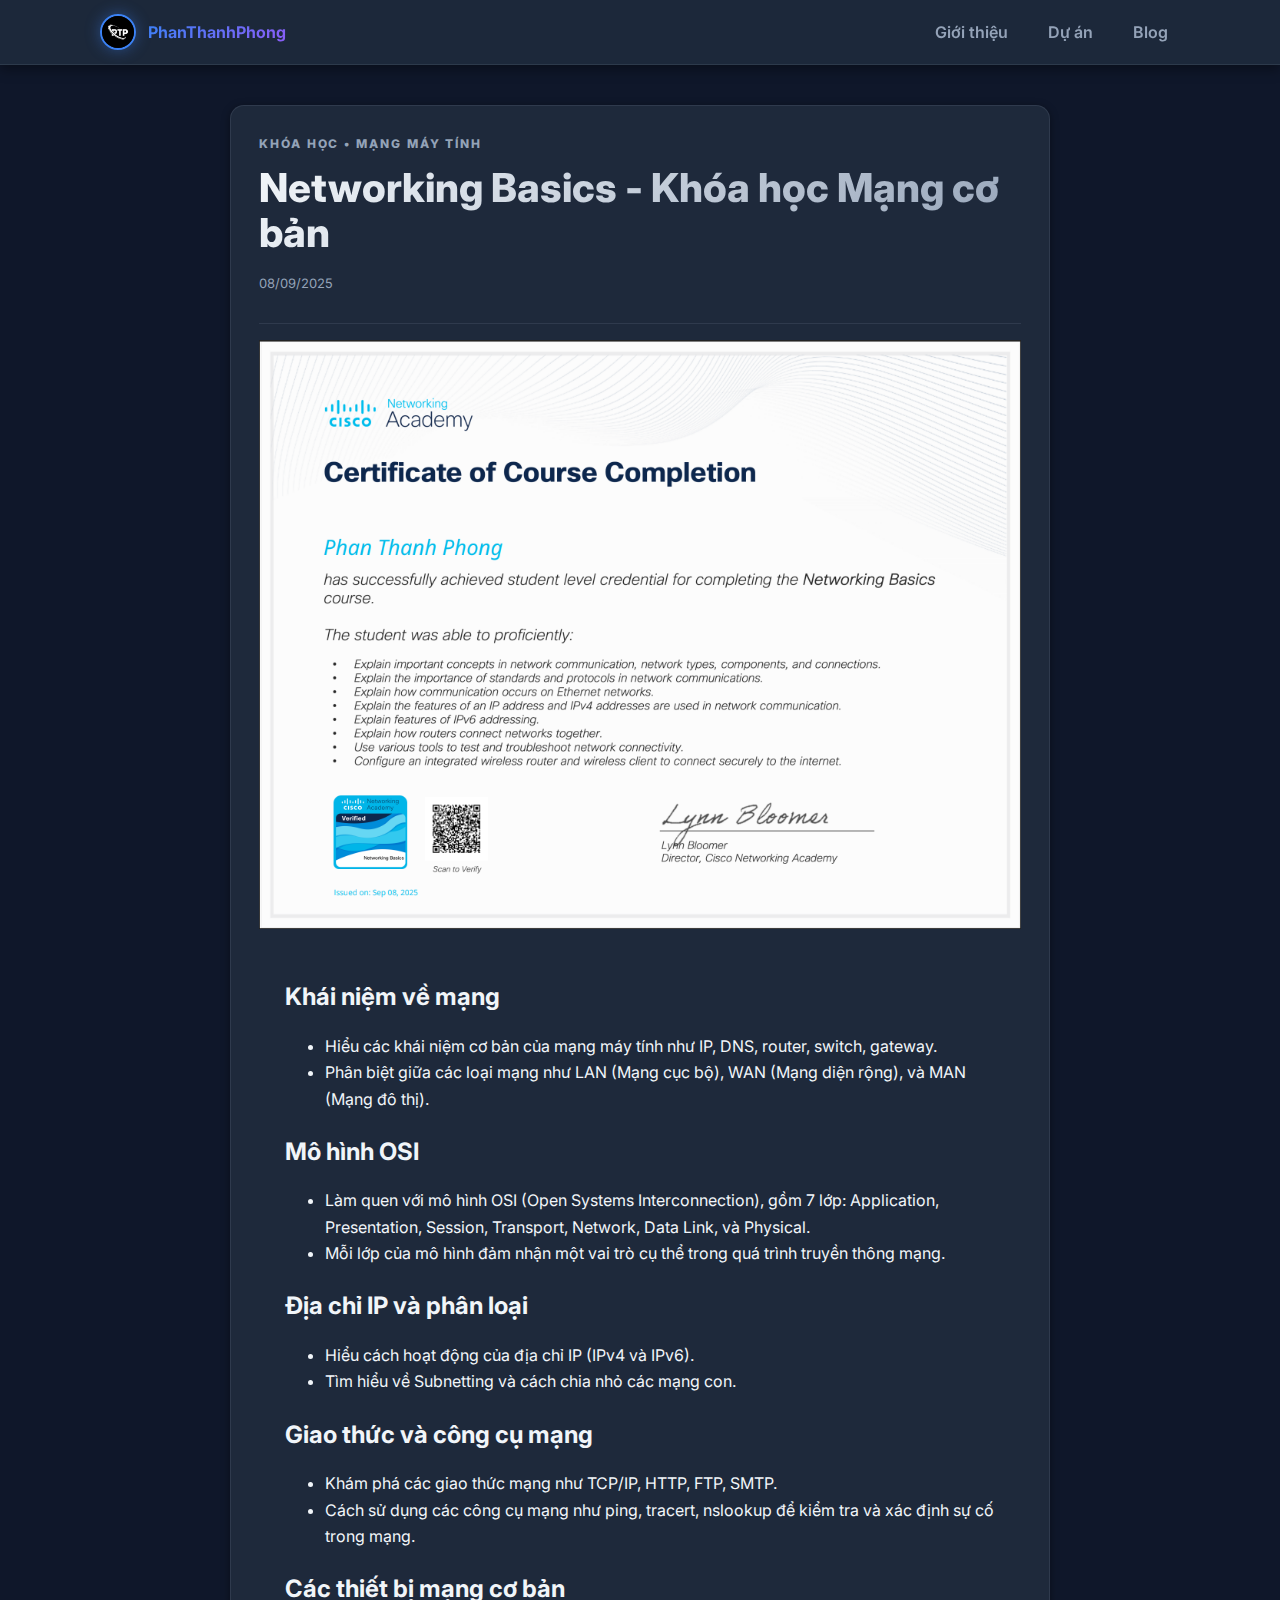
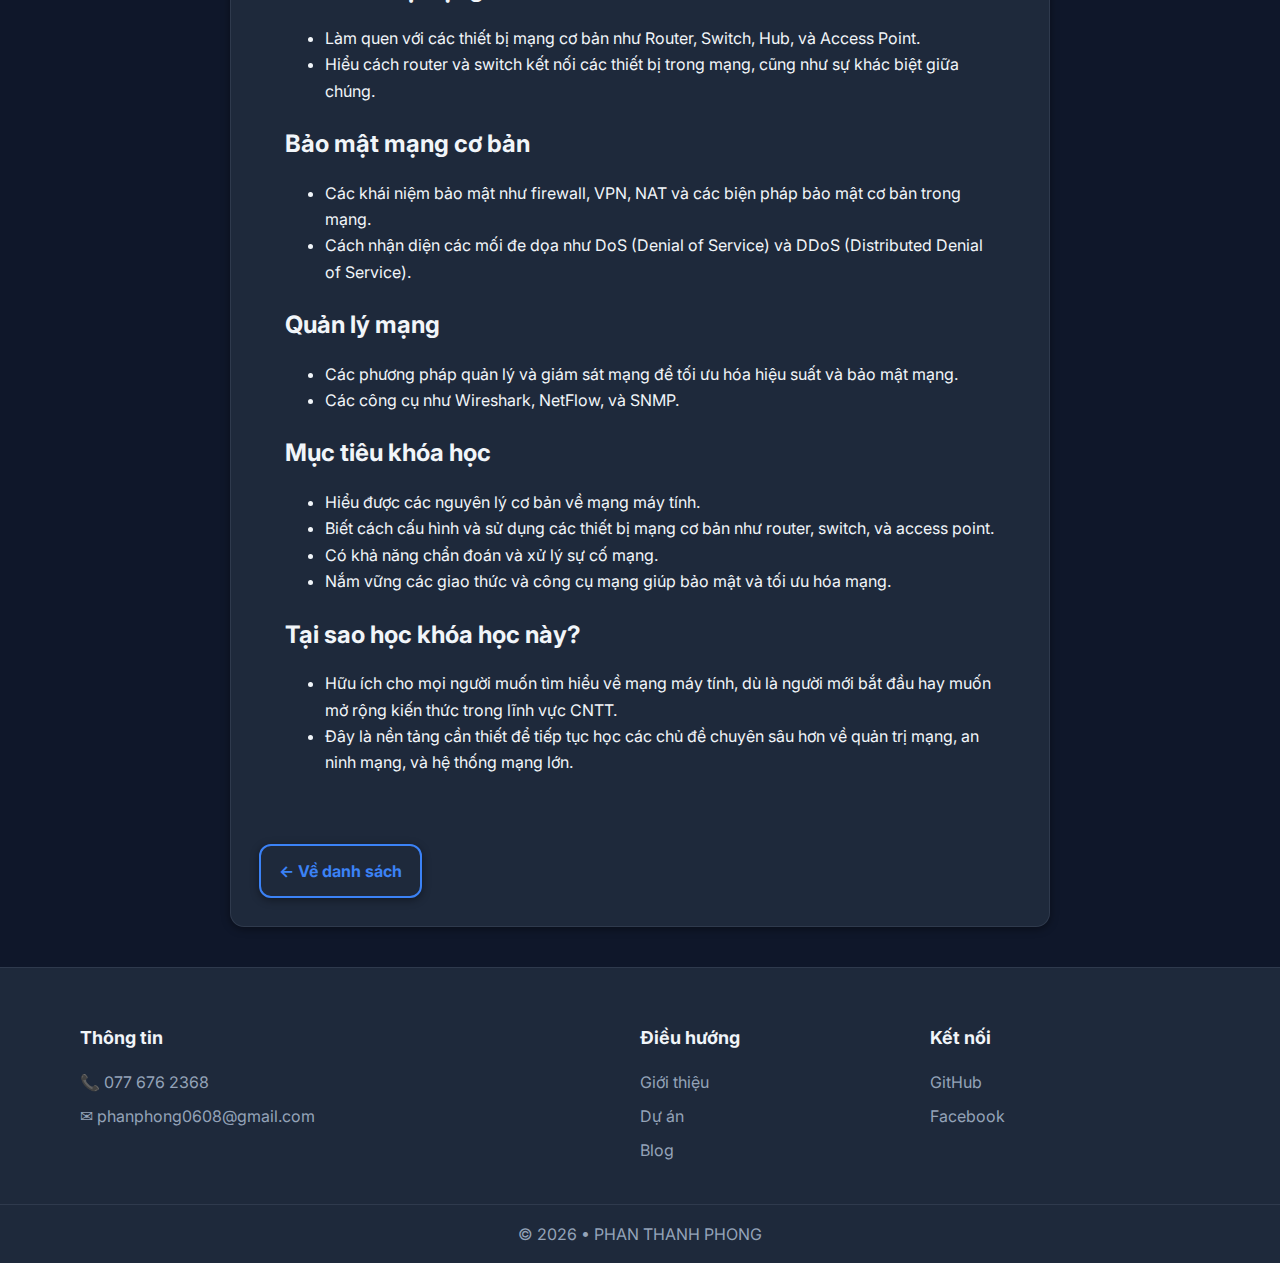
<file: post1.html>
<!doctype html>
<html lang="vi">

<head>
    <meta charset="utf-8" />
    <meta name="viewport" content="width=device-width, initial-scale=1" />
    <title>Networking Basics | Khóa học Mạng cơ bản</title>
    <meta name="description" content="Giới thiệu về các khái niệm cơ bản trong mạng máy tính, từ các loại mạng đến bảo mật và quản lý mạng." />
    <link href="https://fonts.googleapis.com/css2?family=Inter:wght@400;500;600;700;800&display=swap" rel="stylesheet">
    <link rel="stylesheet" href="styles.css">
</head>

<body>
    <header class="site-header">
        <div class="container nav">
            <a class="brand" href="index.html" aria-label="Trang chủ">
                <img class="logo" src="pics/logo.png"
                    onerror="this.style.display='none'">
                <span class="brand-text">PhanThanhPhong</span>
            </a>
            <nav class="menu">
                <a href="index.html#gioi-thieu">Giới thiệu</a>
                <a href="index.html#du-an">Dự án</a>
                <a href="blog.html">Blog</a>
            </nav>
        </div>
    </header>

    <main class="container" style="max-width:860px; padding:var(--g6) var(--g4)">
        <article class="card" style="padding:var(--g5)">
            <header>
                <p class="eyebrow">Khóa học • Mạng máy tính</p>
                <h1 class="display" style="font-size:clamp(28px,4vw,40px)">Networking Basics - Khóa học Mạng cơ bản</h1>
                <p class="meta" style="margin-top:6px"><time datetime="2025-09-08">08/09/2025</time></p>
            </header>
            <hr style="border:0; border-top:1px solid var(--border); margin:16px 0" />
            <img src="pics/ccNWBS.png">
            <section style="max-width:75ch">
                <h2>Khái niệm về mạng</h2>
                <ul>
                    <li>Hiểu các khái niệm cơ bản của mạng máy tính như IP, DNS, router, switch, gateway.</li>
                    <li>Phân biệt giữa các loại mạng như LAN (Mạng cục bộ), WAN (Mạng diện rộng), và MAN (Mạng đô thị).</li>
                </ul>

                <h2>Mô hình OSI</h2>
                <ul>
                    <li>Làm quen với mô hình OSI (Open Systems Interconnection), gồm 7 lớp: Application, Presentation, Session, Transport, Network, Data Link, và Physical.</li>
                    <li>Mỗi lớp của mô hình đảm nhận một vai trò cụ thể trong quá trình truyền thông mạng.</li>
                </ul>

                <h2>Địa chỉ IP và phân loại</h2>
                <ul>
                    <li>Hiểu cách hoạt động của địa chỉ IP (IPv4 và IPv6).</li>
                    <li>Tìm hiểu về Subnetting và cách chia nhỏ các mạng con.</li>
                </ul>

                <h2>Giao thức và công cụ mạng</h2>
                <ul>
                    <li>Khám phá các giao thức mạng như TCP/IP, HTTP, FTP, SMTP.</li>
                    <li>Cách sử dụng các công cụ mạng như ping, tracert, nslookup để kiểm tra và xác định sự cố trong mạng.</li>
                </ul>

                <h2>Các thiết bị mạng cơ bản</h2>
                <ul>
                    <li>Làm quen với các thiết bị mạng cơ bản như Router, Switch, Hub, và Access Point.</li>
                    <li>Hiểu cách router và switch kết nối các thiết bị trong mạng, cũng như sự khác biệt giữa chúng.</li>
                </ul>

                <h2>Bảo mật mạng cơ bản</h2>
                <ul>
                    <li>Các khái niệm bảo mật như firewall, VPN, NAT và các biện pháp bảo mật cơ bản trong mạng.</li>
                    <li>Cách nhận diện các mối đe dọa như DoS (Denial of Service) và DDoS (Distributed Denial of Service).</li>
                </ul>

                <h2>Quản lý mạng</h2>
                <ul>
                    <li>Các phương pháp quản lý và giám sát mạng để tối ưu hóa hiệu suất và bảo mật mạng.</li>
                    <li>Các công cụ như Wireshark, NetFlow, và SNMP.</li>
                </ul>

                <h2>Mục tiêu khóa học</h2>
                <ul>
                    <li>Hiểu được các nguyên lý cơ bản về mạng máy tính.</li>
                    <li>Biết cách cấu hình và sử dụng các thiết bị mạng cơ bản như router, switch, và access point.</li>
                    <li>Có khả năng chẩn đoán và xử lý sự cố mạng.</li>
                    <li>Nắm vững các giao thức và công cụ mạng giúp bảo mật và tối ưu hóa mạng.</li>
                </ul>

                <h2>Tại sao học khóa học này?</h2>
                <ul>
                    <li>Hữu ích cho mọi người muốn tìm hiểu về mạng máy tính, dù là người mới bắt đầu hay muốn mở rộng kiến thức trong lĩnh vực CNTT.</li>
                    <li>Đây là nền tảng cần thiết để tiếp tục học các chủ đề chuyên sâu hơn về quản trị mạng, an ninh mạng, và hệ thống mạng lớn.</li>
                </ul>
            </section>

            <nav style="margin-top:24px; display:flex; gap:12px">
                <a class="btn ghost" href="blog.html">← Về danh sách</a>
            </nav>
        </article>
    </main>

    <footer class="site-footer">
        <div class="container footer-grid">
            <div>
                <h2>Thông tin</h2>
                <ul class="foot-list">
                        <li>📞 077 676 2368</li>
                        <li>✉ phanphong0608@gmail.com</li>
                </ul>
            </div>
            <div>
                <a class="brand" href="index.html" aria-label="Trang chủ"> </a>
                <h2>Điều hướng</h2>
                <ul class="foot-list">
                    <li><a href="index.html#gioi-thieu">Giới thiệu</a></li>
                    <li><a href="index.html#du-an">Dự án</a></li>
                    <li><a href="blog.html">Blog</a></li>
                </ul>
            </div>
            <div>
                <h2>Kết nối</h2>
                <ul class="foot-list">
                    <li><a href="https://github.com/PhanPhong0608" target="_blank">GitHub</a></li>
                    <li><a href="https://www.facebook.com/phan.phong.496372" target="_blank">Facebook</a></li>
                </ul>
            </div>
        </div>
        <div class="copyright">© <span id="year">2025</span> • PHAN THANH PHONG</div>
    </footer>

    <script>const y = document.getElementById('year'); if (y) y.textContent = new Date().getFullYear();</script>
</body>

</html>
</file>
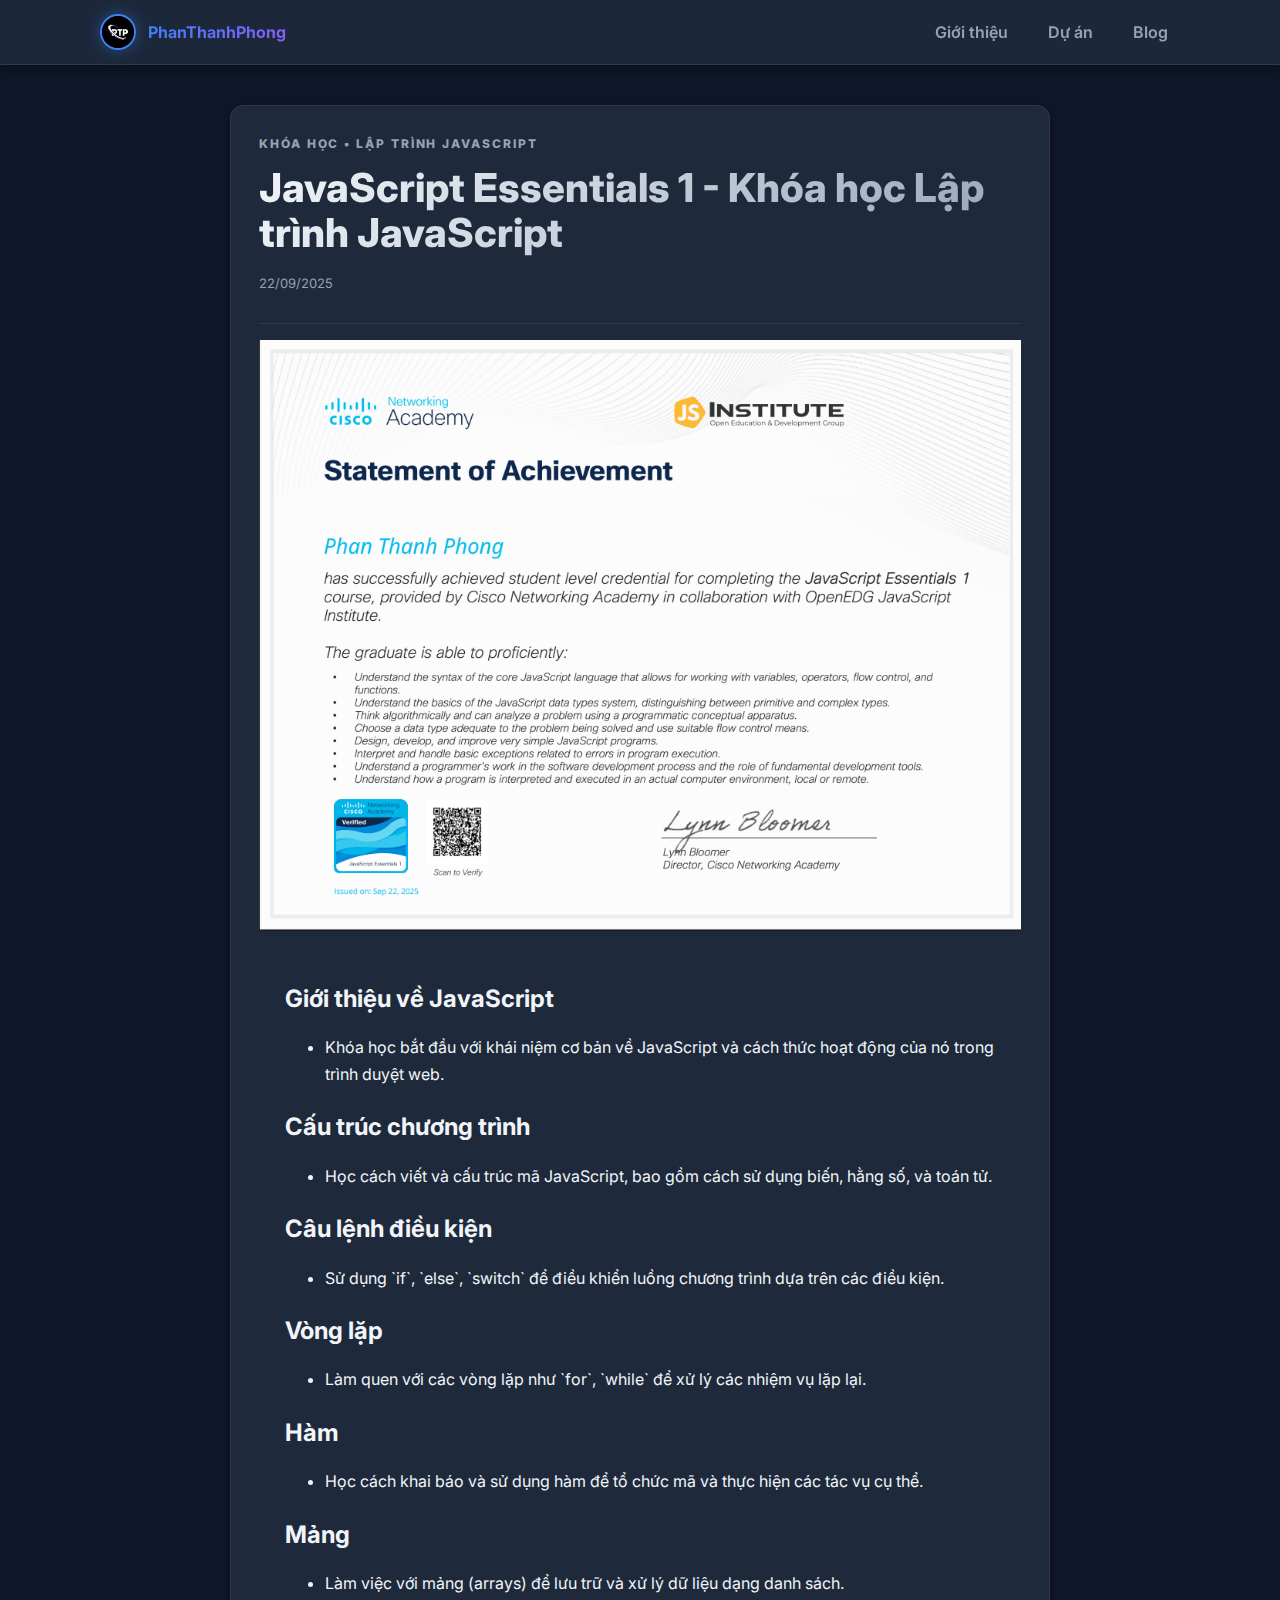
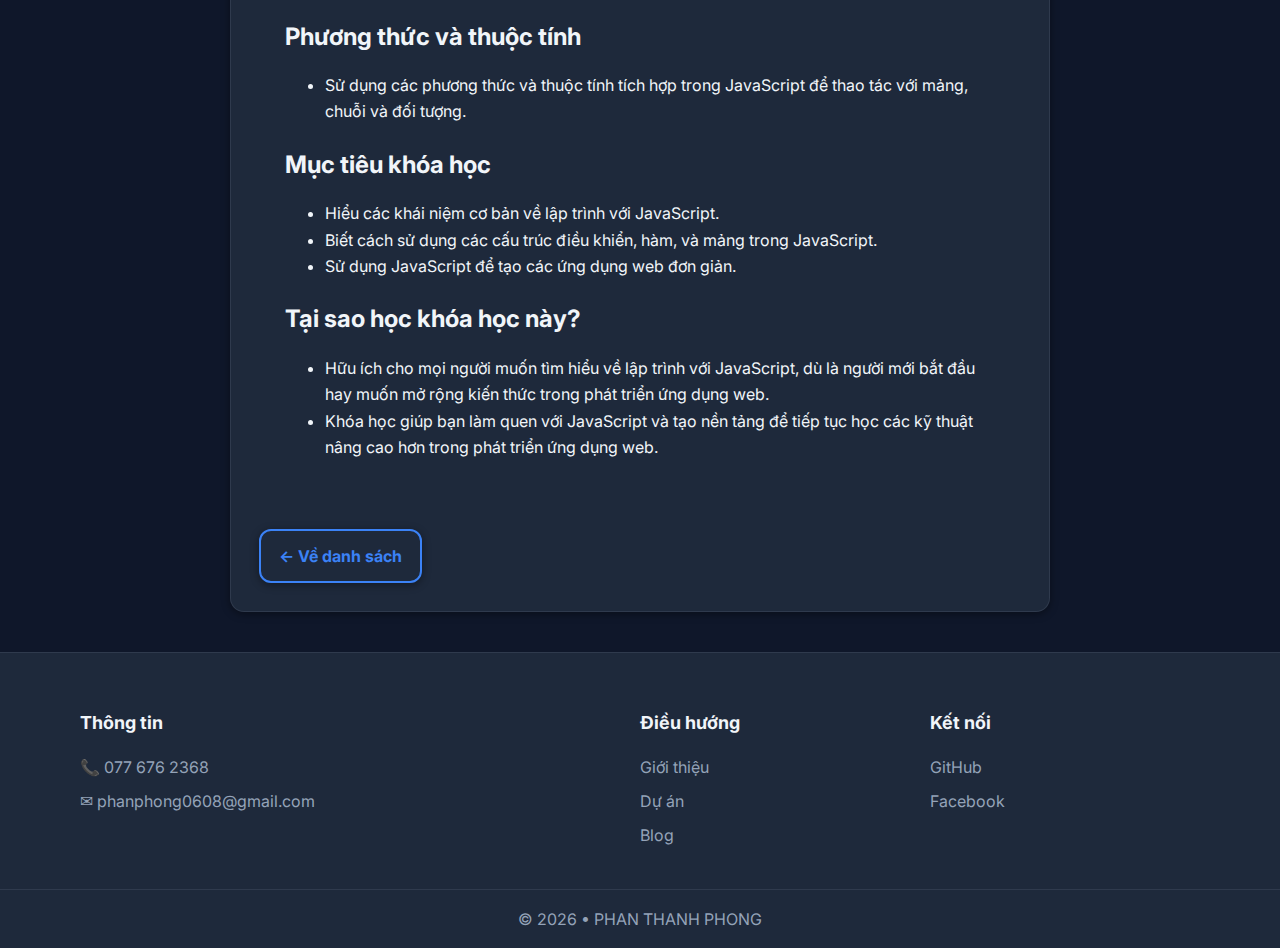
<file: post2.html>
<!doctype html>
<html lang="vi">

<head>
    <meta charset="utf-8" />
    <meta name="viewport" content="width=device-width, initial-scale=1" />
    <title>JavaScript Essentials 1 | Khóa học Lập trình JavaScript</title>
    <meta name="description" content="Khóa học JavaScript Essentials 1 giúp học viên nắm vững các kiến thức cơ bản của JavaScript, ngôn ngữ lập trình phổ biến trong phát triển ứng dụng web." />
    <link href="https://fonts.googleapis.com/css2?family=Inter:wght@400;500;600;700;800&display=swap" rel="stylesheet">
    <link rel="stylesheet" href="styles.css">
</head>

<body>
    <header class="site-header">
        <div class="container nav">
            <a class="brand" href="index.html" aria-label="Trang chủ">
                <img class="logo" src="pics/logo.png"
                    onerror="this.style.display='none'">
                <span class="brand-text">PhanThanhPhong</span>
            </a>
            <nav class="menu">
                <a href="index.html#gioi-thieu">Giới thiệu</a>
                <a href="index.html#du-an">Dự án</a>
                <a href="blog.html">Blog</a>
            </nav>
        </div>
    </header>

    <main class="container" style="max-width:860px; padding:var(--g6) var(--g4)">
        <article class="card" style="padding:var(--g5)">
            <header>
                <p class="eyebrow">Khóa học • Lập trình JavaScript</p>
                <h1 class="display" style="font-size:clamp(28px,4vw,40px)">JavaScript Essentials 1 - Khóa học Lập trình JavaScript</h1>
                <p class="meta" style="margin-top:6px"><time datetime="2025-09-22">22/09/2025</time></p>
            </header>
            <hr style="border:0; border-top:1px solid var(--border); margin:16px 0" />
            <img src="pics/ccJS1.png">
            <section style="max-width:75ch">
                <h2>Giới thiệu về JavaScript</h2>
                <ul>
                    <li>Khóa học bắt đầu với khái niệm cơ bản về JavaScript và cách thức hoạt động của nó trong trình duyệt web.</li>
                </ul>

                <h2>Cấu trúc chương trình</h2>
                <ul>
                    <li>Học cách viết và cấu trúc mã JavaScript, bao gồm cách sử dụng biến, hằng số, và toán tử.</li>
                </ul>

                <h2>Câu lệnh điều kiện</h2>
                <ul>
                    <li>Sử dụng `if`, `else`, `switch` để điều khiển luồng chương trình dựa trên các điều kiện.</li>
                </ul>

                <h2>Vòng lặp</h2>
                <ul>
                    <li>Làm quen với các vòng lặp như `for`, `while` để xử lý các nhiệm vụ lặp lại.</li>
                </ul>

                <h2>Hàm</h2>
                <ul>
                    <li>Học cách khai báo và sử dụng hàm để tổ chức mã và thực hiện các tác vụ cụ thể.</li>
                </ul>

                <h2>Mảng</h2>
                <ul>
                    <li>Làm việc với mảng (arrays) để lưu trữ và xử lý dữ liệu dạng danh sách.</li>
                </ul>

                <h2>Phương thức và thuộc tính</h2>
                <ul>
                    <li>Sử dụng các phương thức và thuộc tính tích hợp trong JavaScript để thao tác với mảng, chuỗi và đối tượng.</li>
                </ul>

                <h2>Mục tiêu khóa học</h2>
                <ul>
                    <li>Hiểu các khái niệm cơ bản về lập trình với JavaScript.</li>
                    <li>Biết cách sử dụng các cấu trúc điều khiển, hàm, và mảng trong JavaScript.</li>
                    <li>Sử dụng JavaScript để tạo các ứng dụng web đơn giản.</li>
                </ul>

                <h2>Tại sao học khóa học này?</h2>
                <ul>
                    <li>Hữu ích cho mọi người muốn tìm hiểu về lập trình với JavaScript, dù là người mới bắt đầu hay muốn mở rộng kiến thức trong phát triển ứng dụng web.</li>
                    <li>Khóa học giúp bạn làm quen với JavaScript và tạo nền tảng để tiếp tục học các kỹ thuật nâng cao hơn trong phát triển ứng dụng web.</li>
                </ul>
            </section>

            <nav style="margin-top:24px; display:flex; gap:12px">
                <a class="btn ghost" href="blog.html">← Về danh sách</a>
            </nav>
        </article>
    </main>

    <footer class="site-footer">
        <div class="container footer-grid">
            <div>
                <h2>Thông tin</h2>
                <ul class="foot-list">
                    <li>📞 077 676 2368</li>
                    <li>✉ phanphong0608@gmail.com</li>
                </ul>
            </div>
            <div>
                <a class="brand" href="index.html" aria-label="Trang chủ"> </a>
                <h2>Điều hướng</h2>
                <ul class="foot-list">
                    <li><a href="index.html#gioi-thieu">Giới thiệu</a></li>
                    <li><a href="index.html#du-an">Dự án</a></li>
                    <li><a href="blog.html">Blog</a></li>
                </ul>
            </div>
            <div>
                <h2>Kết nối</h2>
                <ul class="foot-list">
                    <li><a href="https://github.com/PhanPhong0608" target="_blank">GitHub</a></li>
                    <li><a href="https://www.facebook.com/phan.phong.496372" target="_blank">Facebook</a></li>
                </ul>
            </div>
        </div>
        <div class="copyright">© <span id="year">2025</span> • PHAN THANH PHONG</div>
    </footer>

    <script>const y = document.getElementById('year'); if (y) y.textContent = new Date().getFullYear();</script>
</body>

</html>
</file>
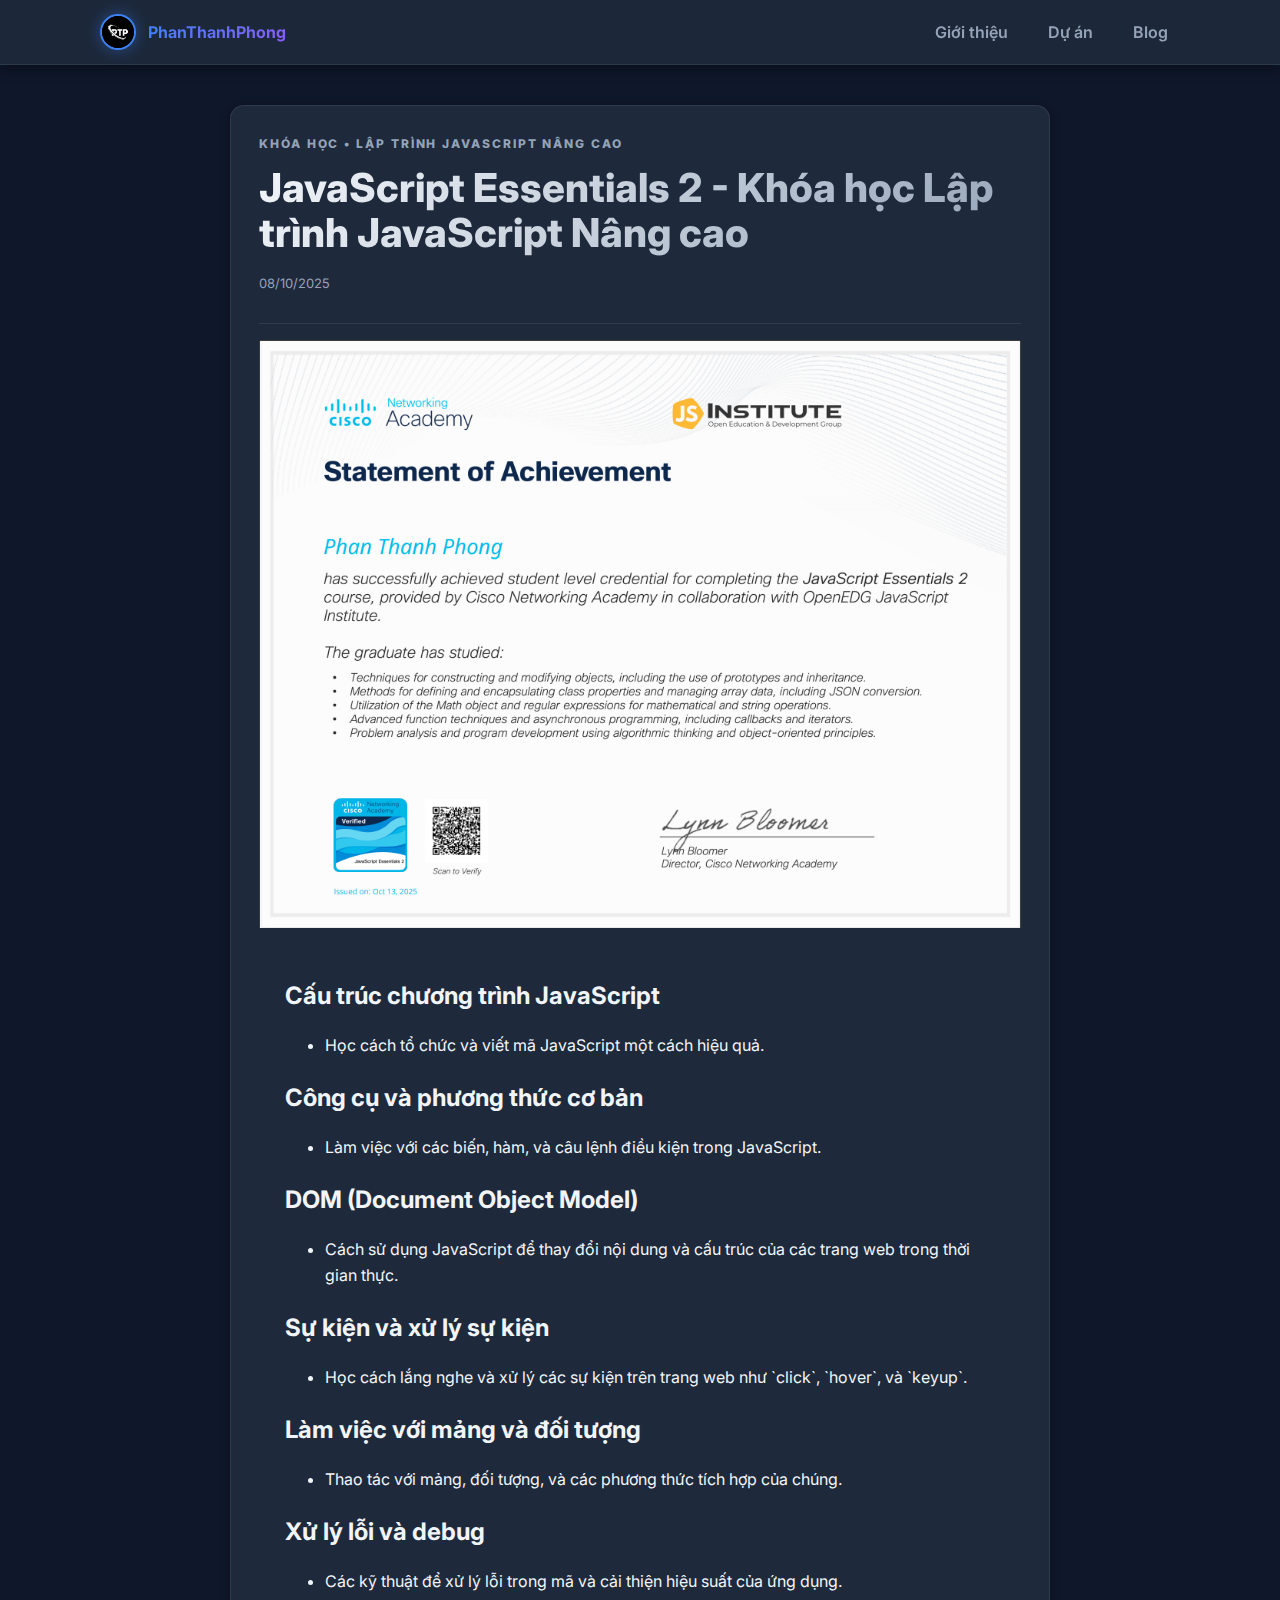
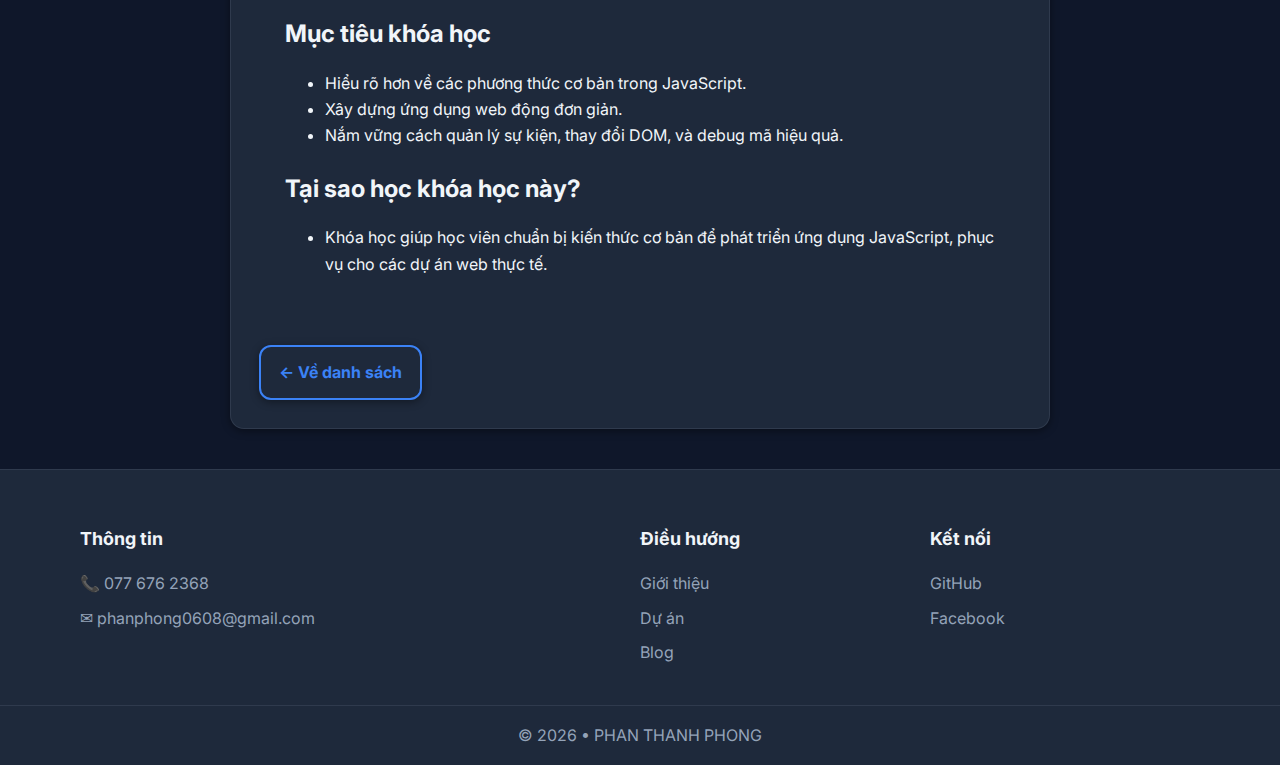
<file: post3.html>
<!doctype html>
<html lang="vi">

<head>
    <meta charset="utf-8" />
    <meta name="viewport" content="width=device-width, initial-scale=1" />
    <title>JavaScript Essentials 2 | Khóa học Lập trình JavaScript Nâng cao</title>
    <meta name="description" content="Khóa học JavaScript Essentials 2 giúp nâng cao kỹ năng lập trình JavaScript cơ bản, chuẩn bị cho việc phát triển ứng dụng web động." />
    <link href="https://fonts.googleapis.com/css2?family=Inter:wght@400;500;600;700;800&display=swap" rel="stylesheet">
    <link rel="stylesheet" href="styles.css">
</head>

<body>
    <header class="site-header">
        <div class="container nav">
            <a class="brand" href="index.html" aria-label="Trang chủ">
                <img class="logo" src="pics/logo.png"
                    onerror="this.style.display='none'">
                <span class="brand-text">PhanThanhPhong</span>
            </a>
            <nav class="menu">
                <a href="index.html#gioi-thieu">Giới thiệu</a>
                <a href="index.html#du-an">Dự án</a>
                <a href="blog.html">Blog</a>
            </nav>
        </div>
    </header>

    <main class="container" style="max-width:860px; padding:var(--g6) var(--g4)">
        <article class="card" style="padding:var(--g5)">
            <header>
                <p class="eyebrow">Khóa học • Lập trình JavaScript Nâng cao</p>
                <h1 class="display" style="font-size:clamp(28px,4vw,40px)">JavaScript Essentials 2 - Khóa học Lập trình JavaScript Nâng cao</h1>
                <p class="meta" style="margin-top:6px"><time datetime="2025-10-08">08/10/2025</time></p>
            </header>
            <hr style="border:0; border-top:1px solid var(--border); margin:16px 0" />
            <img src="pics/ccJS2.png">
            <section style="max-width:75ch">
                <h2>Cấu trúc chương trình JavaScript</h2>
                <ul>
                    <li>Học cách tổ chức và viết mã JavaScript một cách hiệu quả.</li>
                </ul>

                <h2>Công cụ và phương thức cơ bản</h2>
                <ul>
                    <li>Làm việc với các biến, hàm, và câu lệnh điều kiện trong JavaScript.</li>
                </ul>

                <h2>DOM (Document Object Model)</h2>
                <ul>
                    <li>Cách sử dụng JavaScript để thay đổi nội dung và cấu trúc của các trang web trong thời gian thực.</li>
                </ul>

                <h2>Sự kiện và xử lý sự kiện</h2>
                <ul>
                    <li>Học cách lắng nghe và xử lý các sự kiện trên trang web như `click`, `hover`, và `keyup`.</li>
                </ul>

                <h2>Làm việc với mảng và đối tượng</h2>
                <ul>
                    <li>Thao tác với mảng, đối tượng, và các phương thức tích hợp của chúng.</li>
                </ul>

                <h2>Xử lý lỗi và debug</h2>
                <ul>
                    <li>Các kỹ thuật để xử lý lỗi trong mã và cải thiện hiệu suất của ứng dụng.</li>
                </ul>

                <h2>Mục tiêu khóa học</h2>
                <ul>
                    <li>Hiểu rõ hơn về các phương thức cơ bản trong JavaScript.</li>
                    <li>Xây dựng ứng dụng web động đơn giản.</li>
                    <li>Nắm vững cách quản lý sự kiện, thay đổi DOM, và debug mã hiệu quả.</li>
                </ul>

                <h2>Tại sao học khóa học này?</h2>
                <ul>
                    <li>Khóa học giúp học viên chuẩn bị kiến thức cơ bản để phát triển ứng dụng JavaScript, phục vụ cho các dự án web thực tế.</li>
                </ul>
            </section>

            <nav style="margin-top:24px; display:flex; gap:12px">
                <a class="btn ghost" href="blog.html">← Về danh sách</a>
            </nav>
        </article>
    </main>

    <footer class="site-footer">
        <div class="container footer-grid">
            <div>
                <h2>Thông tin</h2>
                <ul class="foot-list">
                    <li>📞 077 676 2368</li>
                    <li>✉ phanphong0608@gmail.com</li>
                </ul>
            </div>
            <div>
                <a class="brand" href="index.html" aria-label="Trang chủ"> </a>
                <h2>Điều hướng</h2>
                <ul class="foot-list">
                    <li><a href="index.html#gioi-thieu">Giới thiệu</a></li>
                    <li><a href="index.html#du-an">Dự án</a></li>
                    <li><a href="blog.html">Blog</a></li>
                </ul>
            </div>
            <div>
                <h2>Kết nối</h2>
                <ul class="foot-list">
                    <li><a href="https://github.com/PhanPhong0608" target="_blank">GitHub</a></li>
                    <li><a href="https://www.facebook.com/phan.phong.496372" target="_blank">Facebook</a></li>
                </ul>
            </div>
        </div>
        <div class="copyright">© <span id="year">2025</span> • PHAN THANH PHONG</div>
    </footer>

    <script>const y = document.getElementById('year'); if (y) y.textContent = new Date().getFullYear();</script>
</body>

</html>
</file>
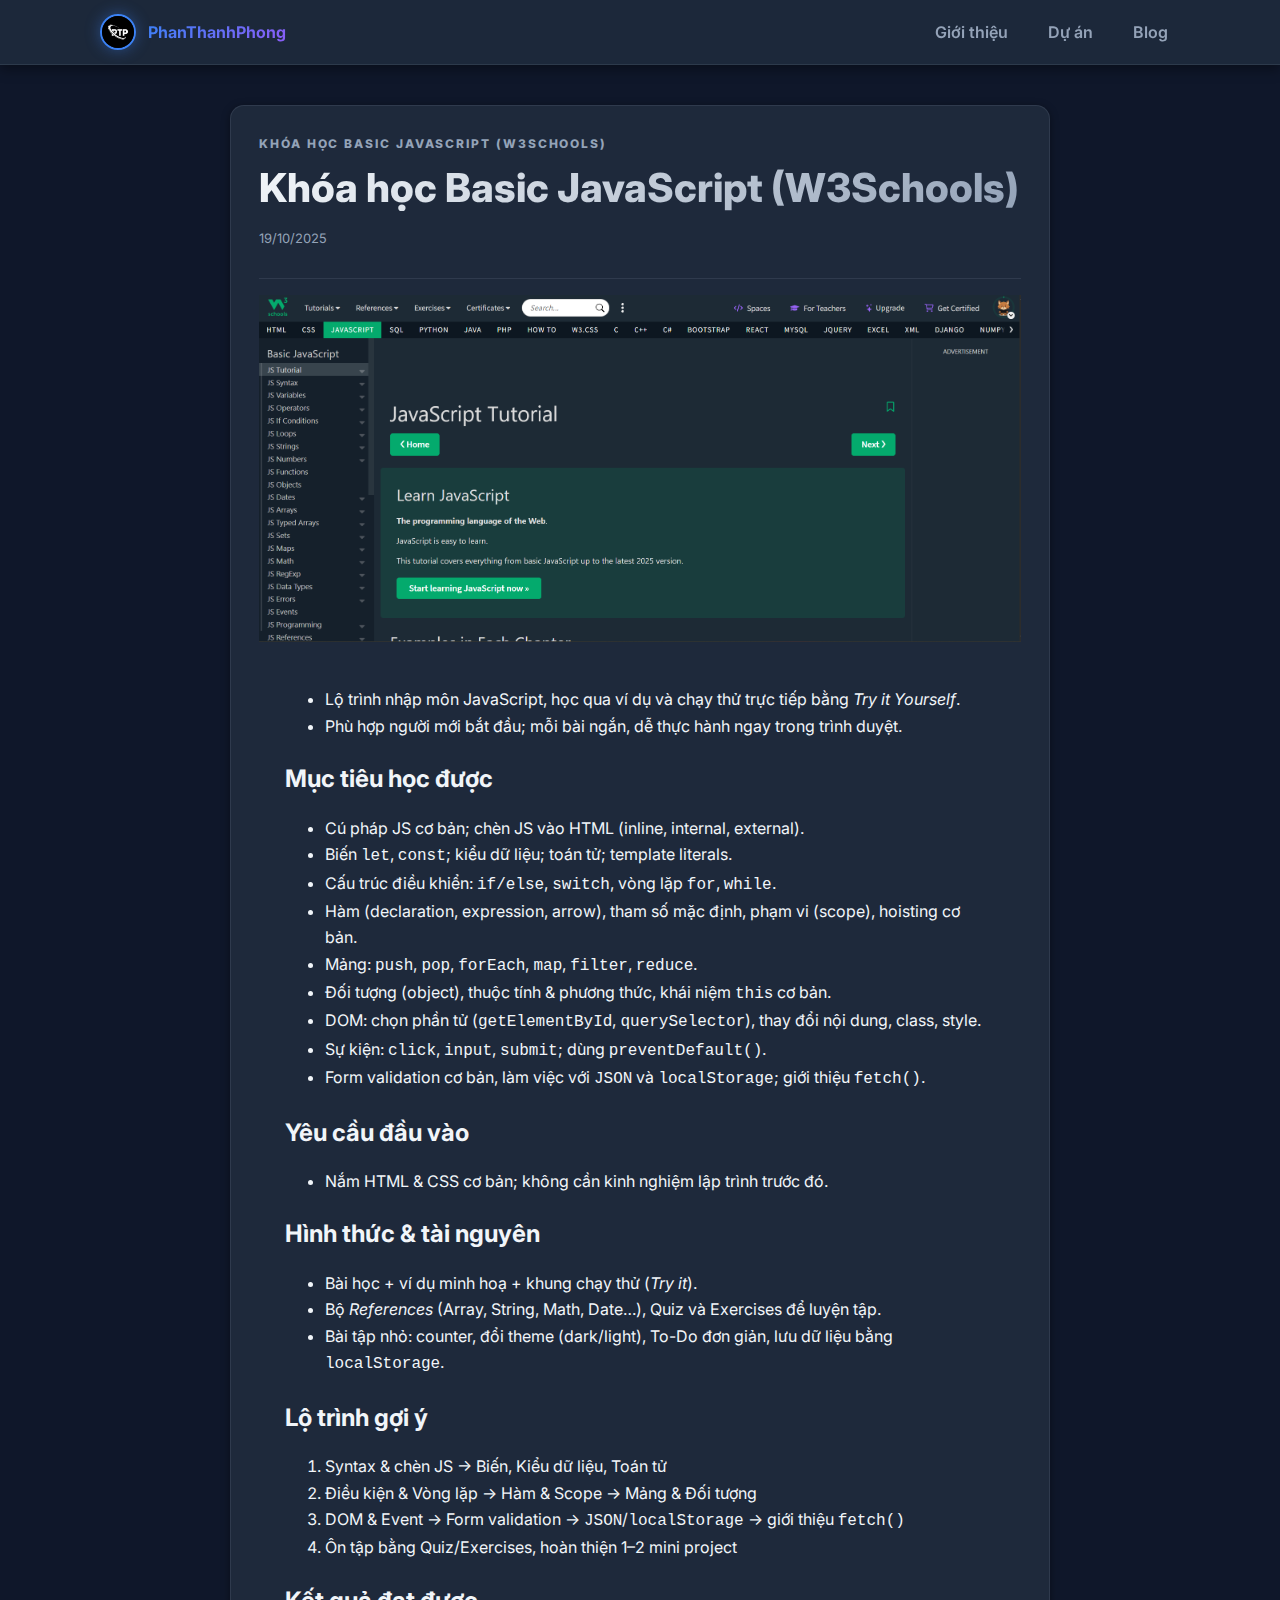
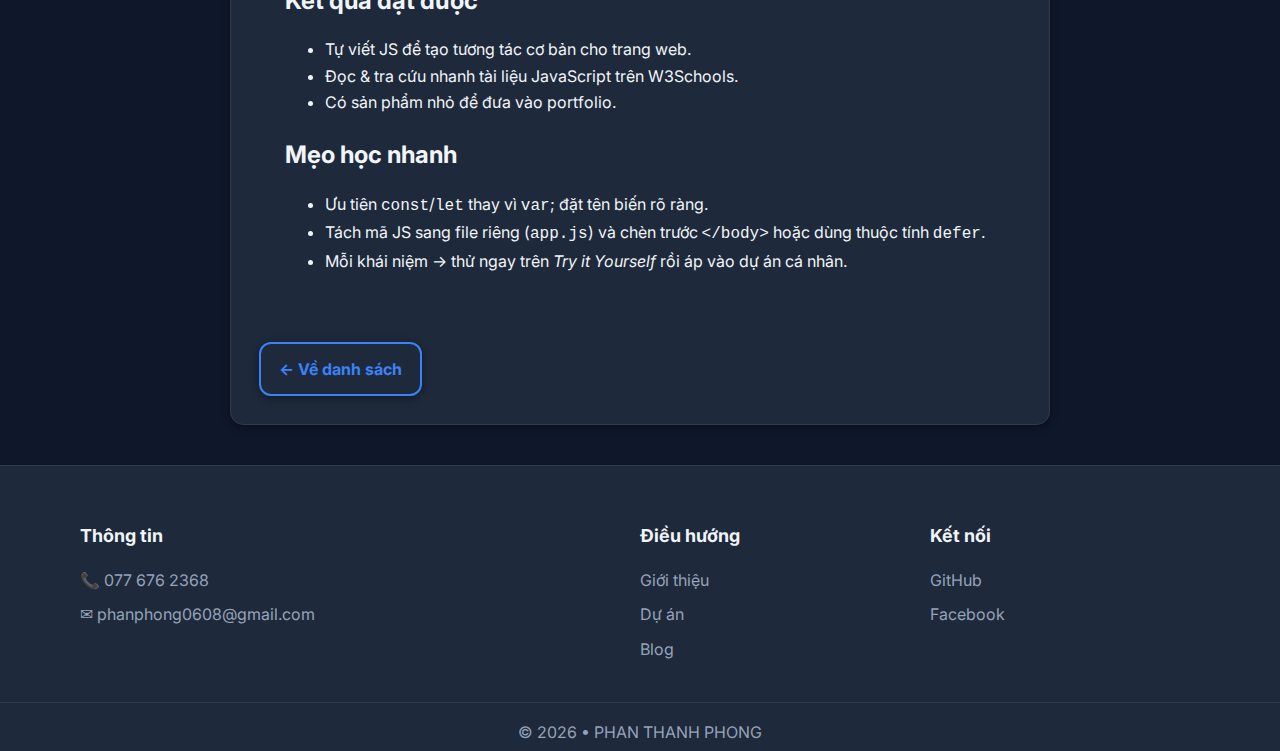
<file: post4.html>
<!doctype html>
<html lang="vi">

<head>
    <meta charset="utf-8" />
    <meta name="viewport" content="width=device-width, initial-scale=1" />
    <title>Networking Basics | Khóa học Mạng cơ bản</title>
    <meta name="description" content="Giới thiệu về các khái niệm cơ bản trong mạng máy tính, từ các loại mạng đến bảo mật và quản lý mạng." />
    <link href="https://fonts.googleapis.com/css2?family=Inter:wght@400;500;600;700;800&display=swap" rel="stylesheet">
    <link rel="stylesheet" href="styles.css">
</head>

<body>
    <header class="site-header">
        <div class="container nav">
            <a class="brand" href="index.html" aria-label="Trang chủ">
                <img class="logo" src="pics/logo.png"
                    onerror="this.style.display='none'">
                <span class="brand-text">PhanThanhPhong</span>
            </a>
            <nav class="menu">
                <a href="index.html#gioi-thieu">Giới thiệu</a>
                <a href="index.html#du-an">Dự án</a>
                <a href="blog.html">Blog</a>
            </nav>
        </div>
    </header>

    <main class="container" style="max-width:860px; padding:var(--g6) var(--g4)">
        <article class="card" style="padding:var(--g5)">
            <header>
                <p class="eyebrow">Khóa học Basic JavaScript (W3Schools)</p>
                <h1 class="display" style="font-size:clamp(28px,4vw,40px)">Khóa học Basic JavaScript (W3Schools)</h1>
                <p class="meta" style="margin-top:6px"><time datetime="2025-10-19">19/10/2025</time></p>
            </header>
            <hr style="border:0; border-top:1px solid var(--border); margin:16px 0" />
            <img src="pics/jsw3.png">
            <section style="max-width:75ch">
                <ul>
                    <li>Lộ trình nhập môn JavaScript, học qua ví dụ và chạy thử trực tiếp bằng <em>Try it Yourself</em>.</li>
                    <li>Phù hợp người mới bắt đầu; mỗi bài ngắn, dễ thực hành ngay trong trình duyệt.</li>
                </ul>

                <h2>Mục tiêu học được</h2>
                <ul>
                    <li>Cú pháp JS cơ bản; chèn JS vào HTML (inline, internal, external).</li>
                    <li>Biến <code>let</code>, <code>const</code>; kiểu dữ liệu; toán tử; template literals.</li>
                    <li>Cấu trúc điều khiển: <code>if/else</code>, <code>switch</code>, vòng lặp <code>for</code>, <code>while</code>.</li>
                    <li>Hàm (declaration, expression, arrow), tham số mặc định, phạm vi (scope), hoisting cơ bản.</li>
                    <li>Mảng: <code>push</code>, <code>pop</code>, <code>forEach</code>, <code>map</code>, <code>filter</code>, <code>reduce</code>.</li>
                    <li>Đối tượng (object), thuộc tính & phương thức, khái niệm <code>this</code> cơ bản.</li>
                    <li>DOM: chọn phần tử (<code>getElementById</code>, <code>querySelector</code>), thay đổi nội dung, class, style.</li>
                    <li>Sự kiện: <code>click</code>, <code>input</code>, <code>submit</code>; dùng <code>preventDefault()</code>.</li>
                    <li>Form validation cơ bản, làm việc với <code>JSON</code> và <code>localStorage</code>; giới thiệu <code>fetch()</code>.</li>
                </ul>

                <h2>Yêu cầu đầu vào</h2>
                <ul>
                    <li>Nắm HTML &amp; CSS cơ bản; không cần kinh nghiệm lập trình trước đó.</li>
                </ul>

                <h2>Hình thức &amp; tài nguyên</h2>
                <ul>
                    <li>Bài học + ví dụ minh hoạ + khung chạy thử (<em>Try it</em>).</li>
                    <li>Bộ <em>References</em> (Array, String, Math, Date…), Quiz và Exercises để luyện tập.</li>
                    <li>Bài tập nhỏ: counter, đổi theme (dark/light), To-Do đơn giản, lưu dữ liệu bằng <code>localStorage</code>.</li>
                </ul>

                <h2>Lộ trình gợi ý</h2>
                <ol>
                    <li>Syntax &amp; chèn JS → Biến, Kiểu dữ liệu, Toán tử</li>
                    <li>Điều kiện &amp; Vòng lặp → Hàm &amp; Scope → Mảng &amp; Đối tượng</li>
                    <li>DOM &amp; Event → Form validation → <code>JSON</code>/<code>localStorage</code> → giới thiệu <code>fetch()</code></li>
                    <li>Ôn tập bằng Quiz/Exercises, hoàn thiện 1–2 mini project</li>
                </ol>

                <h2>Kết quả đạt được</h2>
                <ul>
                    <li>Tự viết JS để tạo tương tác cơ bản cho trang web.</li>
                    <li>Đọc &amp; tra cứu nhanh tài liệu JavaScript trên W3Schools.</li>
                    <li>Có sản phẩm nhỏ để đưa vào portfolio.</li>
                </ul>

                <h2>Mẹo học nhanh</h2>
                <ul>
                    <li>Ưu tiên <code>const</code>/<code>let</code> thay vì <code>var</code>; đặt tên biến rõ ràng.</li>
                    <li>Tách mã JS sang file riêng (<code>app.js</code>) và chèn trước <code>&lt;/body&gt;</code> hoặc dùng thuộc tính <code>defer</code>.</li>
                    <li>Mỗi khái niệm → thử ngay trên <em>Try it Yourself</em> rồi áp vào dự án cá nhân.</li>
                </ul>
            </section>

            <nav style="margin-top:24px; display:flex; gap:12px">
                <a class="btn ghost" href="blog.html">← Về danh sách</a>
            </nav>
        </article>
    </main>

    <footer class="site-footer">
        <div class="container footer-grid">
            <div>
                <h2>Thông tin</h2>
                <ul class="foot-list">
                        <li>📞 077 676 2368</li>
                        <li>✉ phanphong0608@gmail.com</li>
                </ul>
            </div>
            <div>
                <a class="brand" href="index.html" aria-label="Trang chủ"> </a>
                <h2>Điều hướng</h2>
                <ul class="foot-list">
                    <li><a href="index.html#gioi-thieu">Giới thiệu</a></li>
                    <li><a href="index.html#du-an">Dự án</a></li>
                    <li><a href="blog.html">Blog</a></li>
                </ul>
            </div>
            <div>
                <h2>Kết nối</h2>
                <ul class="foot-list">
                    <li><a href="https://github.com/PhanPhong0608" target="_blank">GitHub</a></li>
                    <li><a href="https://www.facebook.com/phan.phong.496372" target="_blank">Facebook</a></li>
                </ul>
            </div>
        </div>
        <div class="copyright">© <span id="year">2025</span> • PHAN THANH PHONG</div>
    </footer>

    <script>const y = document.getElementById('year'); if (y) y.textContent = new Date().getFullYear();</script>
</body>

</html>
</file>
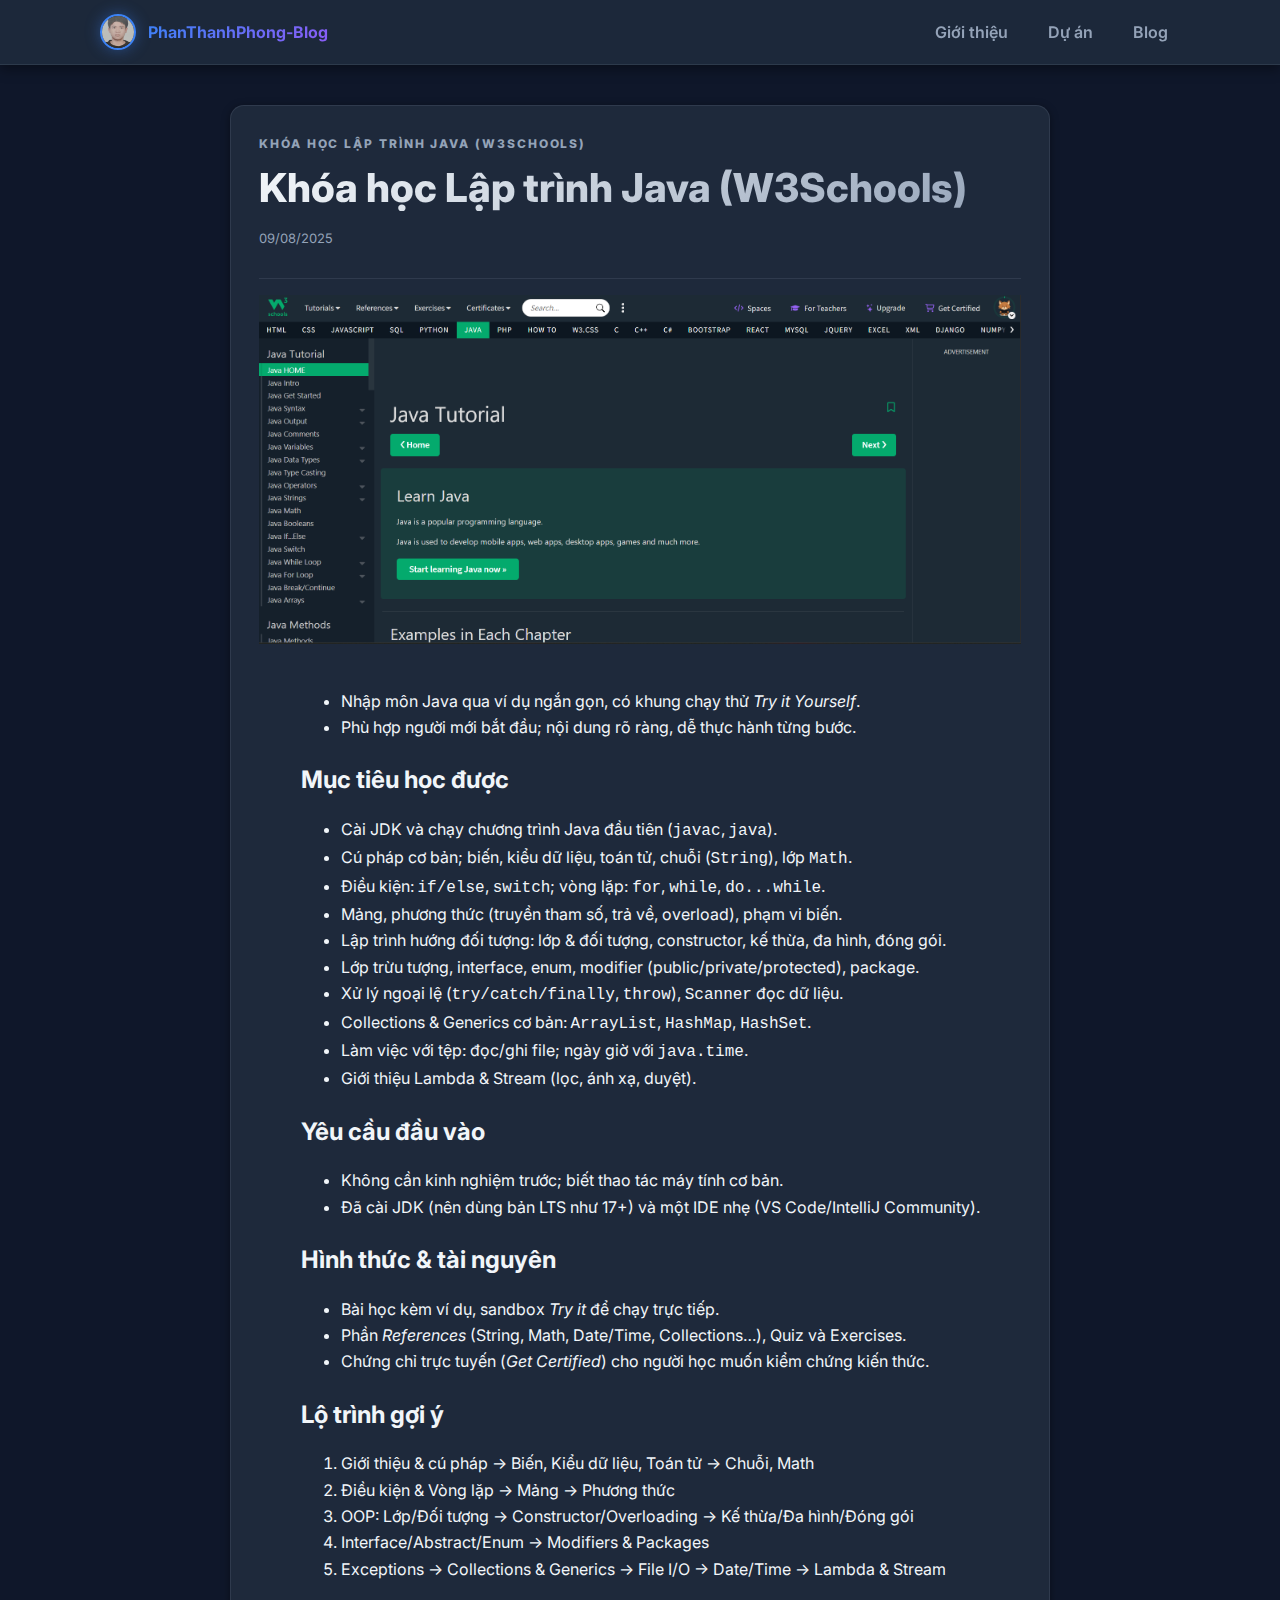
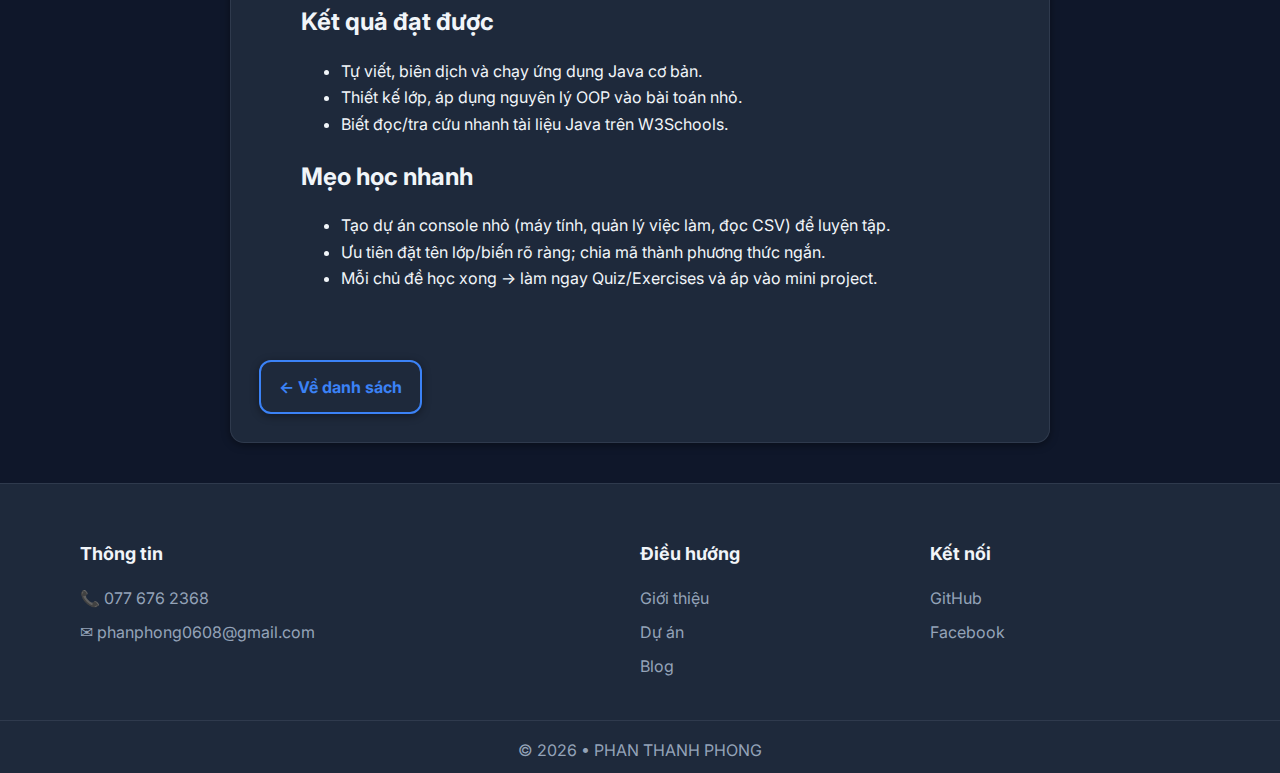
<file: post5.html>
<!doctype html>
<html lang="vi">

<head>
    <meta charset="utf-8" />
    <meta name="viewport" content="width=device-width, initial-scale=1" />
    <title>Networking Basics | Khóa học Mạng cơ bản</title>
    <meta name="description" content="Giới thiệu về các khái niệm cơ bản trong mạng máy tính, từ các loại mạng đến bảo mật và quản lý mạng." />
    <link href="https://fonts.googleapis.com/css2?family=Inter:wght@400;500;600;700;800&display=swap" rel="stylesheet">
    <link rel="stylesheet" href="styles.css">
</head>

<body>
    <header class="site-header">
        <div class="container nav">
            <a class="brand" href="index.html" aria-label="Trang chủ">
                <img class="logo" src="pics/hinhdaidien.jpg"
                    onerror="this.style.display='none'">
                <span class="brand-text">PhanThanhPhong-Blog</span>
            </a>
            <nav class="menu">
                <a href="index.html#gioi-thieu">Giới thiệu</a>
                <a href="index.html#du-an">Dự án</a>
                <a href="blog.html">Blog</a>
            </nav>
        </div>
    </header>

    <main class="container" style="max-width:860px; padding:var(--g6) var(--g4)">
        <article class="card" style="padding:var(--g5)">
            <header>
                <p class="eyebrow">Khóa học Lập trình Java (W3Schools)</p>
                <h1 class="display" style="font-size:clamp(28px,4vw,40px)">Khóa học Lập trình Java (W3Schools)</h1>
                <p class="meta" style="margin-top:6px"><time datetime="2025-08-09">09/08/2025</time></p>
            </header>
            <hr style="border:0; border-top:1px solid var(--border); margin:16px 0" />
            <img src="pics/javaW3.png">
            <section style="max-width:75ch">
                <ul>
                    <li>Nhập môn Java qua ví dụ ngắn gọn, có khung chạy thử <em>Try it Yourself</em>.</li>
                    <li>Phù hợp người mới bắt đầu; nội dung rõ ràng, dễ thực hành từng bước.</li>
                </ul>

                <h2>Mục tiêu học được</h2>
                <ul>
                    <li>Cài JDK và chạy chương trình Java đầu tiên (<code>javac</code>, <code>java</code>).</li>
                    <li>Cú pháp cơ bản; biến, kiểu dữ liệu, toán tử, chuỗi (<code>String</code>), lớp <code>Math</code>.</li>
                    <li>Điều kiện: <code>if/else</code>, <code>switch</code>; vòng lặp: <code>for</code>, <code>while</code>, <code>do...while</code>.</li>
                    <li>Mảng, phương thức (truyền tham số, trả về, overload), phạm vi biến.</li>
                    <li>Lập trình hướng đối tượng: lớp &amp; đối tượng, constructor, kế thừa, đa hình, đóng gói.</li>
                    <li>Lớp trừu tượng, interface, enum, modifier (public/private/protected), package.</li>
                    <li>Xử lý ngoại lệ (<code>try/catch/finally</code>, <code>throw</code>), <code>Scanner</code> đọc dữ liệu.</li>
                    <li>Collections &amp; Generics cơ bản: <code>ArrayList</code>, <code>HashMap</code>, <code>HashSet</code>.</li>
                    <li>Làm việc với tệp: đọc/ghi file; ngày giờ với <code>java.time</code>.</li>
                    <li>Giới thiệu Lambda &amp; Stream (lọc, ánh xạ, duyệt).</li>
                </ul>

                <h2>Yêu cầu đầu vào</h2>
                <ul>
                    <li>Không cần kinh nghiệm trước; biết thao tác máy tính cơ bản.</li>
                    <li>Đã cài JDK (nên dùng bản LTS như 17+) và một IDE nhẹ (VS Code/IntelliJ Community).</li>
                </ul>

                <h2>Hình thức &amp; tài nguyên</h2>
                <ul>
                    <li>Bài học kèm ví dụ, sandbox <em>Try it</em> để chạy trực tiếp.</li>
                    <li>Phần <em>References</em> (String, Math, Date/Time, Collections…), Quiz và Exercises.</li>
                    <li>Chứng chỉ trực tuyến (<em>Get Certified</em>) cho người học muốn kiểm chứng kiến thức.</li>
                </ul>

                <h2>Lộ trình gợi ý</h2>
                <ol>
                    <li>Giới thiệu &amp; cú pháp → Biến, Kiểu dữ liệu, Toán tử → Chuỗi, Math</li>
                    <li>Điều kiện &amp; Vòng lặp → Mảng → Phương thức</li>
                    <li>OOP: Lớp/Đối tượng → Constructor/Overloading → Kế thừa/Đa hình/Đóng gói</li>
                    <li>Interface/Abstract/Enum → Modifiers &amp; Packages</li>
                    <li>Exceptions → Collections &amp; Generics → File I/O → Date/Time → Lambda &amp; Stream</li>
                </ol>

                <h2>Kết quả đạt được</h2>
                <ul>
                    <li>Tự viết, biên dịch và chạy ứng dụng Java cơ bản.</li>
                    <li>Thiết kế lớp, áp dụng nguyên lý OOP vào bài toán nhỏ.</li>
                    <li>Biết đọc/tra cứu nhanh tài liệu Java trên W3Schools.</li>
                </ul>

                <h2>Mẹo học nhanh</h2>
                <ul>
                    <li>Tạo dự án console nhỏ (máy tính, quản lý việc làm, đọc CSV) để luyện tập.</li>
                    <li>Ưu tiên đặt tên lớp/biến rõ ràng; chia mã thành phương thức ngắn.</li>
                    <li>Mỗi chủ đề học xong → làm ngay Quiz/Exercises và áp vào mini project.</li>
                </ul>
            </section>

            <nav style="margin-top:24px; display:flex; gap:12px">
                <a class="btn ghost" href="blog.html">← Về danh sách</a>
            </nav>
        </article>
    </main>

    <footer class="site-footer">
        <div class="container footer-grid">
            <div>
                <h2>Thông tin</h2>
                <ul class="foot-list">
                        <li>📞 077 676 2368</li>
                        <li>✉ phanphong0608@gmail.com</li>
                </ul>
            </div>
            <div>
                <a class="brand" href="index.html" aria-label="Trang chủ"> </a>
                <h2>Điều hướng</h2>
                <ul class="foot-list">
                    <li><a href="index.html#gioi-thieu">Giới thiệu</a></li>
                    <li><a href="index.html#du-an">Dự án</a></li>
                    <li><a href="blog.html">Blog</a></li>
                </ul>
            </div>
            <div>
                <h2>Kết nối</h2>
                <ul class="foot-list">
                    <li><a href="https://github.com/PhanPhong0608" target="_blank">GitHub</a></li>
                    <li><a href="https://www.facebook.com/phan.phong.496372" target="_blank">Facebook</a></li>
                </ul>
            </div>
        </div>
        <div class="copyright">© <span id="year">2025</span> • PHAN THANH PHONG</div>
    </footer>

    <script>const y = document.getElementById('year'); if (y) y.textContent = new Date().getFullYear();</script>
</body>

</html>
</file>
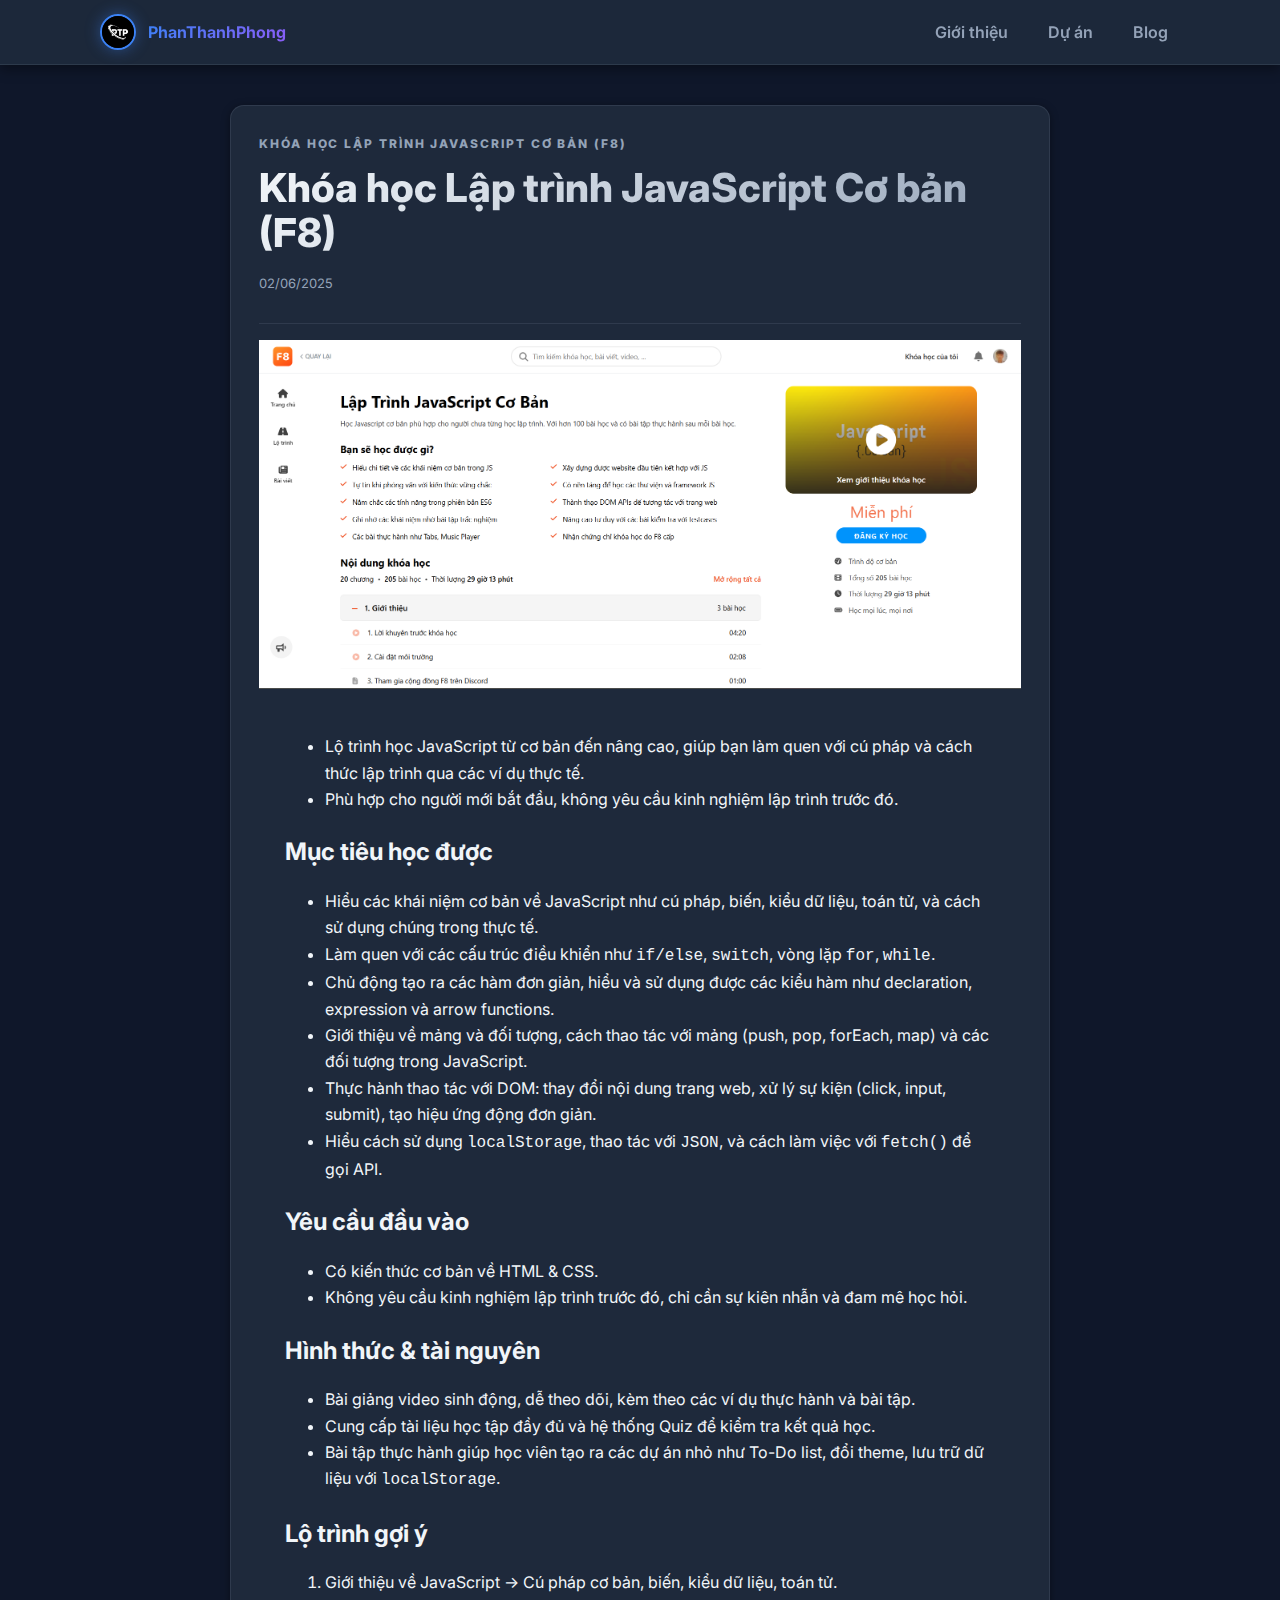
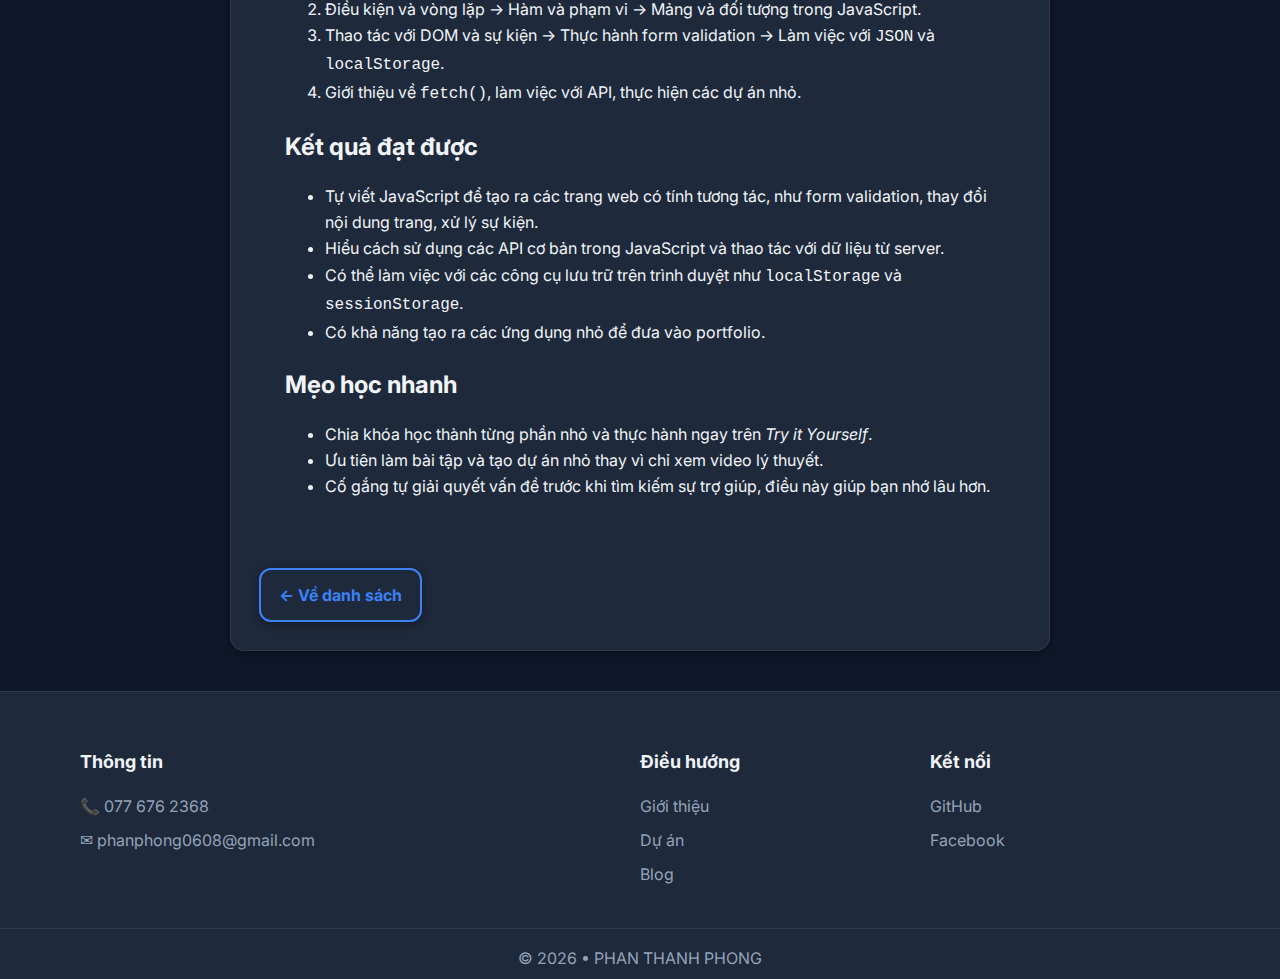
<file: post6.html>
<!doctype html>
<html lang="vi">

<head>
    <meta charset="utf-8" />
    <meta name="viewport" content="width=device-width, initial-scale=1" />
    <title>Networking Basics | Khóa học Mạng cơ bản</title>
    <meta name="description" content="Giới thiệu về các khái niệm cơ bản trong mạng máy tính, từ các loại mạng đến bảo mật và quản lý mạng." />
    <link href="https://fonts.googleapis.com/css2?family=Inter:wght@400;500;600;700;800&display=swap" rel="stylesheet">
    <link rel="stylesheet" href="styles.css">
</head>

<body>
    <header class="site-header">
        <div class="container nav">
            <a class="brand" href="index.html" aria-label="Trang chủ">
                <img class="logo" src="pics/logo.png"
                    onerror="this.style.display='none'">
                <span class="brand-text">PhanThanhPhong</span>
            </a>
            <nav class="menu">
                <a href="index.html#gioi-thieu">Giới thiệu</a>
                <a href="index.html#du-an">Dự án</a>
                <a href="blog.html">Blog</a>
            </nav>
        </div>
    </header>

    <main class="container" style="max-width:860px; padding:var(--g6) var(--g4)">
        <article class="card" style="padding:var(--g5)">
            <header>
                <p class="eyebrow">Khóa học Lập trình JavaScript Cơ bản (F8)</p>
                <h1 class="display" style="font-size:clamp(28px,4vw,40px)">Khóa học Lập trình JavaScript Cơ bản (F8)</h1>
                <p class="meta" style="margin-top:6px"><time datetime="2025-06-02">02/06/2025</time></p>
            </header>
            <hr style="border:0; border-top:1px solid var(--border); margin:16px 0" />
            <img src="pics/jsbasicF8.png">
            <section style="max-width:75ch">
                <ul>
                    <li>Lộ trình học JavaScript từ cơ bản đến nâng cao, giúp bạn làm quen với cú pháp và cách thức lập trình qua các ví dụ thực tế.</li>
                    <li>Phù hợp cho người mới bắt đầu, không yêu cầu kinh nghiệm lập trình trước đó.</li>
                </ul>

                <h2>Mục tiêu học được</h2>
                <ul>
                    <li>Hiểu các khái niệm cơ bản về JavaScript như cú pháp, biến, kiểu dữ liệu, toán tử, và cách sử dụng chúng trong thực tế.</li>
                    <li>Làm quen với các cấu trúc điều khiển như <code>if/else</code>, <code>switch</code>, vòng lặp <code>for</code>, <code>while</code>.</li>
                    <li>Chủ động tạo ra các hàm đơn giản, hiểu và sử dụng được các kiểu hàm như declaration, expression và arrow functions.</li>
                    <li>Giới thiệu về mảng và đối tượng, cách thao tác với mảng (push, pop, forEach, map) và các đối tượng trong JavaScript.</li>
                    <li>Thực hành thao tác với DOM: thay đổi nội dung trang web, xử lý sự kiện (click, input, submit), tạo hiệu ứng động đơn giản.</li>
                    <li>Hiểu cách sử dụng <code>localStorage</code>, thao tác với <code>JSON</code>, và cách làm việc với <code>fetch()</code> để gọi API.</li>
                </ul>

                <h2>Yêu cầu đầu vào</h2>
                <ul>
                    <li>Có kiến thức cơ bản về HTML & CSS.</li>
                    <li>Không yêu cầu kinh nghiệm lập trình trước đó, chỉ cần sự kiên nhẫn và đam mê học hỏi.</li>
                </ul>

                <h2>Hình thức &amp; tài nguyên</h2>
                <ul>
                    <li>Bài giảng video sinh động, dễ theo dõi, kèm theo các ví dụ thực hành và bài tập.</li>
                    <li>Cung cấp tài liệu học tập đầy đủ và hệ thống Quiz để kiểm tra kết quả học.</li>
                    <li>Bài tập thực hành giúp học viên tạo ra các dự án nhỏ như To-Do list, đổi theme, lưu trữ dữ liệu với <code>localStorage</code>.</li>
                </ul>

                <h2>Lộ trình gợi ý</h2>
                <ol>
                    <li>Giới thiệu về JavaScript → Cú pháp cơ bản, biến, kiểu dữ liệu, toán tử.</li>
                    <li>Điều kiện và vòng lặp → Hàm và phạm vi → Mảng và đối tượng trong JavaScript.</li>
                    <li>Thao tác với DOM và sự kiện → Thực hành form validation → Làm việc với <code>JSON</code> và <code>localStorage</code>.</li>
                    <li>Giới thiệu về <code>fetch()</code>, làm việc với API, thực hiện các dự án nhỏ.</li>
                </ol>

                <h2>Kết quả đạt được</h2>
                <ul>
                    <li>Tự viết JavaScript để tạo ra các trang web có tính tương tác, như form validation, thay đổi nội dung trang, xử lý sự kiện.</li>
                    <li>Hiểu cách sử dụng các API cơ bản trong JavaScript và thao tác với dữ liệu từ server.</li>
                    <li>Có thể làm việc với các công cụ lưu trữ trên trình duyệt như <code>localStorage</code> và <code>sessionStorage</code>.</li>
                    <li>Có khả năng tạo ra các ứng dụng nhỏ để đưa vào portfolio.</li>
                </ul>

                <h2>Mẹo học nhanh</h2>
                <ul>
                    <li>Chia khóa học thành từng phần nhỏ và thực hành ngay trên <em>Try it Yourself</em>.</li>
                    <li>Ưu tiên làm bài tập và tạo dự án nhỏ thay vì chỉ xem video lý thuyết.</li>
                    <li>Cố gắng tự giải quyết vấn đề trước khi tìm kiếm sự trợ giúp, điều này giúp bạn nhớ lâu hơn.</li>
                </ul>
            </section>


            <nav style="margin-top:24px; display:flex; gap:12px">
                <a class="btn ghost" href="blog.html">← Về danh sách</a>
            </nav>
        </article>
    </main>

    <footer class="site-footer">
        <div class="container footer-grid">
            <div>
                <h2>Thông tin</h2>
                <ul class="foot-list">
                        <li>📞 077 676 2368</li>
                        <li>✉ phanphong0608@gmail.com</li>
                </ul>
            </div>
            <div>
                <a class="brand" href="index.html" aria-label="Trang chủ"> </a>
                <h2>Điều hướng</h2>
                <ul class="foot-list">
                    <li><a href="index.html#gioi-thieu">Giới thiệu</a></li>
                    <li><a href="index.html#du-an">Dự án</a></li>
                    <li><a href="blog.html">Blog</a></li>
                </ul>
            </div>
            <div>
                <h2>Kết nối</h2>
                <ul class="foot-list">
                    <li><a href="https://github.com/PhanPhong0608" target="_blank">GitHub</a></li>
                    <li><a href="https://www.facebook.com/phan.phong.496372" target="_blank">Facebook</a></li>
                </ul>
            </div>
        </div>
        <div class="copyright">© <span id="year">2025</span> • PHAN THANH PHONG</div>
    </footer>

    <script>const y = document.getElementById('year'); if (y) y.textContent = new Date().getFullYear();</script>
</body>

</html>
</file>
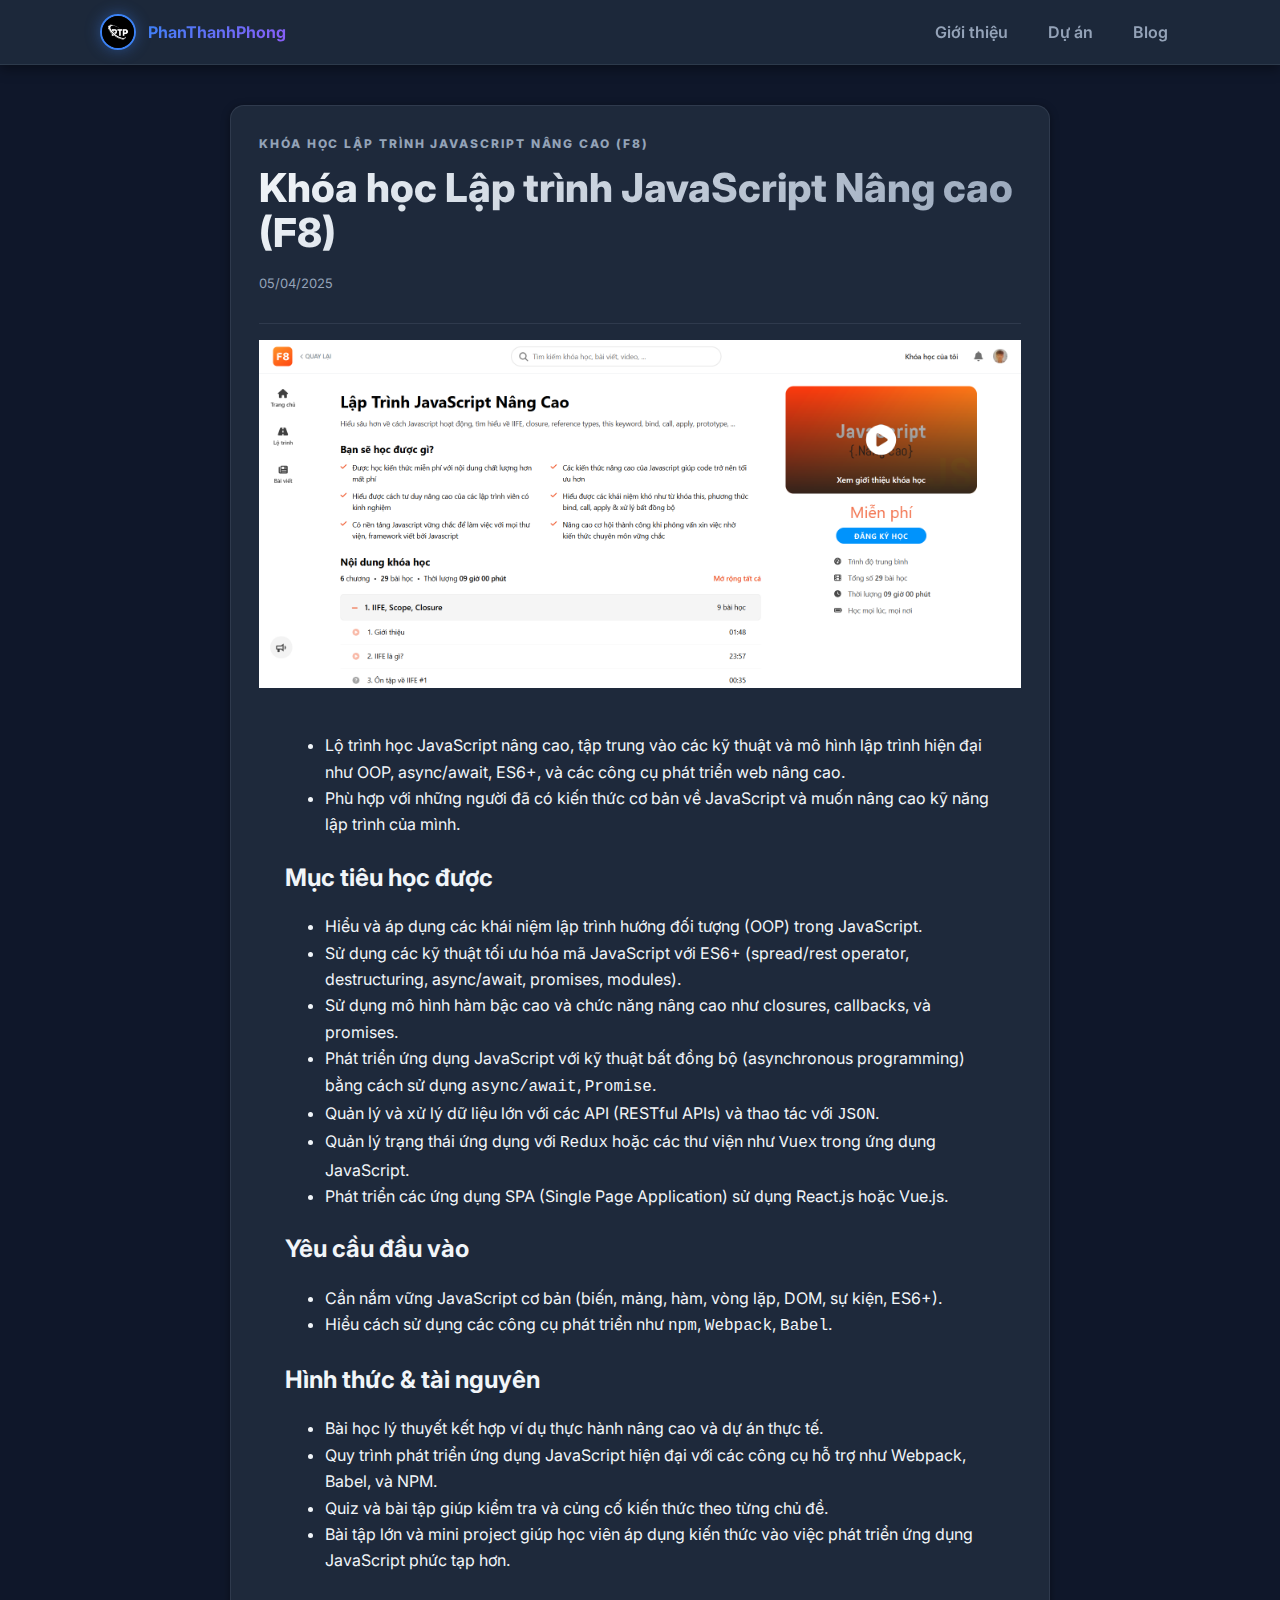
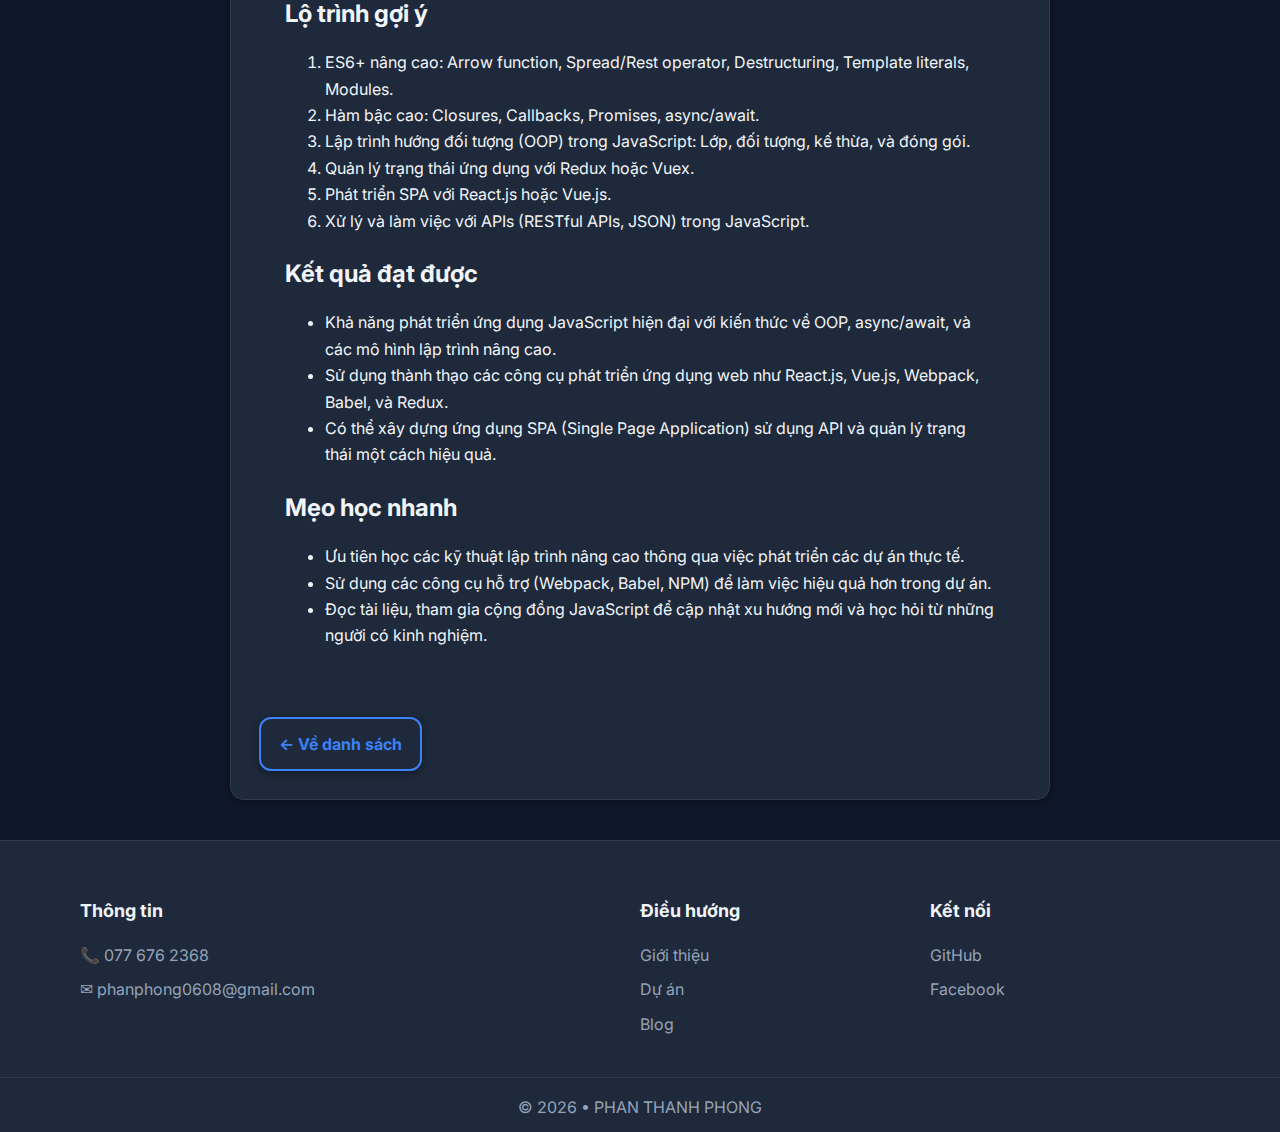
<file: post7.html>
<!doctype html>
<html lang="vi">

<head>
    <meta charset="utf-8" />
    <meta name="viewport" content="width=device-width, initial-scale=1" />
    <title>Networking Basics | Khóa học Mạng cơ bản</title>
    <meta name="description" content="Giới thiệu về các khái niệm cơ bản trong mạng máy tính, từ các loại mạng đến bảo mật và quản lý mạng." />
    <link href="https://fonts.googleapis.com/css2?family=Inter:wght@400;500;600;700;800&display=swap" rel="stylesheet">
    <link rel="stylesheet" href="styles.css">
</head>

<body>
    <header class="site-header">
        <div class="container nav">
            <a class="brand" href="index.html" aria-label="Trang chủ">
                <img class="logo" src="pics/logo.png"
                    onerror="this.style.display='none'">
                <span class="brand-text">PhanThanhPhong</span>
            </a>
            <nav class="menu">
                <a href="index.html#gioi-thieu">Giới thiệu</a>
                <a href="index.html#du-an">Dự án</a>
                <a href="blog.html">Blog</a>
            </nav>
        </div>
    </header>

    <main class="container" style="max-width:860px; padding:var(--g6) var(--g4)">
        <article class="card" style="padding:var(--g5)">
            <header>
                <p class="eyebrow">Khóa học Lập trình JavaScript Nâng cao (F8)</p>
                <h1 class="display" style="font-size:clamp(28px,4vw,40px)">Khóa học Lập trình JavaScript Nâng cao (F8)</h1>
                <p class="meta" style="margin-top:6px"><time datetime="2025-04-05">05/04/2025</time></p>
            </header>
            <hr style="border:0; border-top:1px solid var(--border); margin:16px 0" />
            <img src="pics/jsnangcaoF8.png">
            <section style="max-width:75ch">
                <ul>
                    <li>Lộ trình học JavaScript nâng cao, tập trung vào các kỹ thuật và mô hình lập trình hiện đại như OOP, async/await, ES6+, và các công cụ phát triển web nâng cao.</li>
                    <li>Phù hợp với những người đã có kiến thức cơ bản về JavaScript và muốn nâng cao kỹ năng lập trình của mình.</li>
                </ul>

                <h2>Mục tiêu học được</h2>
                <ul>
                    <li>Hiểu và áp dụng các khái niệm lập trình hướng đối tượng (OOP) trong JavaScript.</li>
                    <li>Sử dụng các kỹ thuật tối ưu hóa mã JavaScript với ES6+ (spread/rest operator, destructuring, async/await, promises, modules).</li>
                    <li>Sử dụng mô hình hàm bậc cao và chức năng nâng cao như closures, callbacks, và promises.</li>
                    <li>Phát triển ứng dụng JavaScript với kỹ thuật bất đồng bộ (asynchronous programming) bằng cách sử dụng <code>async/await</code>, <code>Promise</code>.</li>
                    <li>Quản lý và xử lý dữ liệu lớn với các API (RESTful APIs) và thao tác với <code>JSON</code>.</li>
                    <li>Quản lý trạng thái ứng dụng với <code>Redux</code> hoặc các thư viện như <code>Vuex</code> trong ứng dụng JavaScript.</li>
                    <li>Phát triển các ứng dụng SPA (Single Page Application) sử dụng React.js hoặc Vue.js.</li>
                </ul>

                <h2>Yêu cầu đầu vào</h2>
                <ul>
                    <li>Cần nắm vững JavaScript cơ bản (biến, mảng, hàm, vòng lặp, DOM, sự kiện, ES6+).</li>
                    <li>Hiểu cách sử dụng các công cụ phát triển như <code>npm</code>, <code>Webpack</code>, <code>Babel</code>.</li>
                </ul>

                <h2>Hình thức &amp; tài nguyên</h2>
                <ul>
                    <li>Bài học lý thuyết kết hợp ví dụ thực hành nâng cao và dự án thực tế.</li>
                    <li>Quy trình phát triển ứng dụng JavaScript hiện đại với các công cụ hỗ trợ như Webpack, Babel, và NPM.</li>
                    <li>Quiz và bài tập giúp kiểm tra và củng cố kiến thức theo từng chủ đề.</li>
                    <li>Bài tập lớn và mini project giúp học viên áp dụng kiến thức vào việc phát triển ứng dụng JavaScript phức tạp hơn.</li>
                </ul>

                <h2>Lộ trình gợi ý</h2>
                <ol>
                    <li>ES6+ nâng cao: Arrow function, Spread/Rest operator, Destructuring, Template literals, Modules.</li>
                    <li>Hàm bậc cao: Closures, Callbacks, Promises, async/await.</li>
                    <li>Lập trình hướng đối tượng (OOP) trong JavaScript: Lớp, đối tượng, kế thừa, và đóng gói.</li>
                    <li>Quản lý trạng thái ứng dụng với Redux hoặc Vuex.</li>
                    <li>Phát triển SPA với React.js hoặc Vue.js.</li>
                    <li>Xử lý và làm việc với APIs (RESTful APIs, JSON) trong JavaScript.</li>
                </ol>

                <h2>Kết quả đạt được</h2>
                <ul>
                    <li>Khả năng phát triển ứng dụng JavaScript hiện đại với kiến thức về OOP, async/await, và các mô hình lập trình nâng cao.</li>
                    <li>Sử dụng thành thạo các công cụ phát triển ứng dụng web như React.js, Vue.js, Webpack, Babel, và Redux.</li>
                    <li>Có thể xây dựng ứng dụng SPA (Single Page Application) sử dụng API và quản lý trạng thái một cách hiệu quả.</li>
                </ul>

                <h2>Mẹo học nhanh</h2>
                <ul>
                    <li>Ưu tiên học các kỹ thuật lập trình nâng cao thông qua việc phát triển các dự án thực tế.</li>
                    <li>Sử dụng các công cụ hỗ trợ (Webpack, Babel, NPM) để làm việc hiệu quả hơn trong dự án.</li>
                    <li>Đọc tài liệu, tham gia cộng đồng JavaScript để cập nhật xu hướng mới và học hỏi từ những người có kinh nghiệm.</li>
                </ul>
            </section>


            <nav style="margin-top:24px; display:flex; gap:12px">
                <a class="btn ghost" href="blog.html">← Về danh sách</a>
            </nav>
        </article>
    </main>

    <footer class="site-footer">
        <div class="container footer-grid">
            <div>
                <h2>Thông tin</h2>
                <ul class="foot-list">
                        <li>📞 077 676 2368</li>
                        <li>✉ phanphong0608@gmail.com</li>
                </ul>
            </div>
            <div>
                <a class="brand" href="index.html" aria-label="Trang chủ"> </a>
                <h2>Điều hướng</h2>
                <ul class="foot-list">
                    <li><a href="index.html#gioi-thieu">Giới thiệu</a></li>
                    <li><a href="index.html#du-an">Dự án</a></li>
                    <li><a href="blog.html">Blog</a></li>
                </ul>
            </div>
            <div>
                <h2>Kết nối</h2>
                <ul class="foot-list">
                    <li><a href="https://github.com/PhanPhong0608" target="_blank">GitHub</a></li>
                    <li><a href="https://www.facebook.com/phan.phong.496372" target="_blank">Facebook</a></li>
                </ul>
            </div>
        </div>
        <div class="copyright">© <span id="year">2025</span> • PHAN THANH PHONG</div>
    </footer>

    <script>const y = document.getElementById('year'); if (y) y.textContent = new Date().getFullYear();</script>
</body>

</html>
</file>
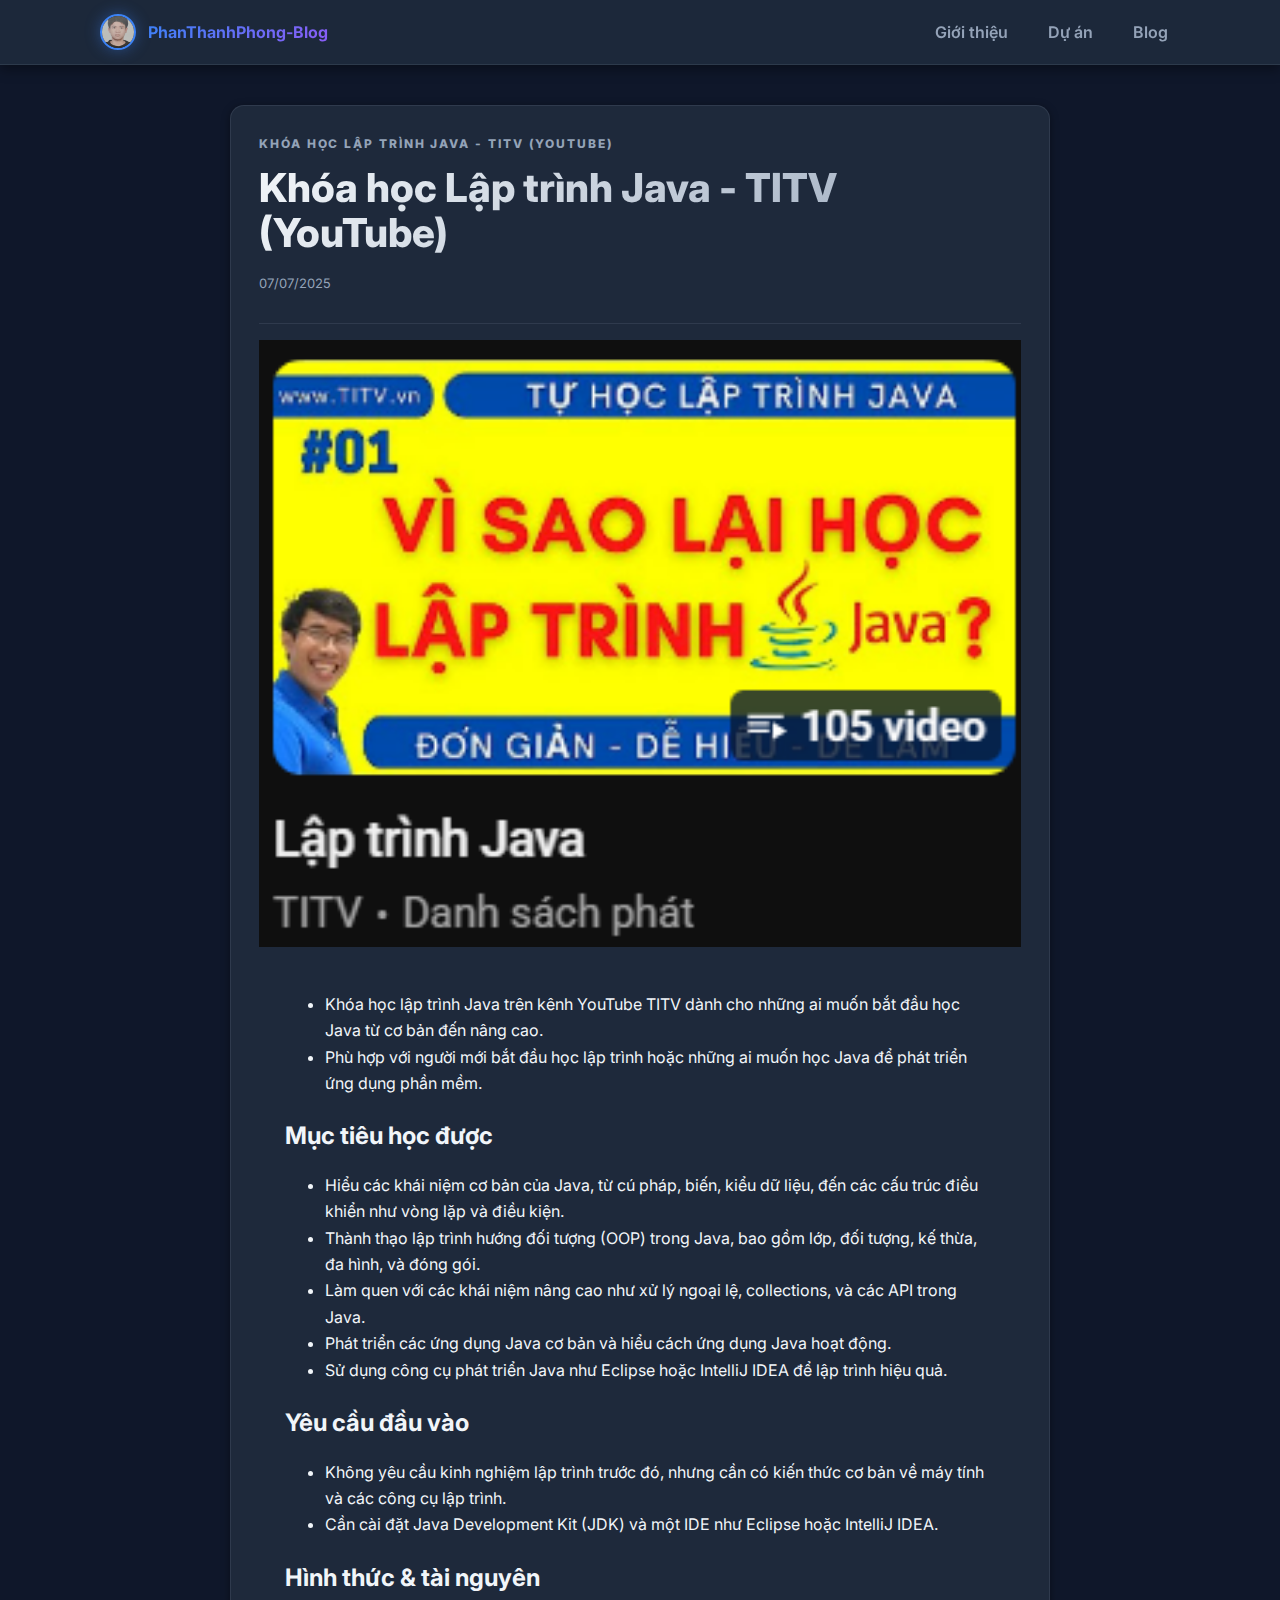
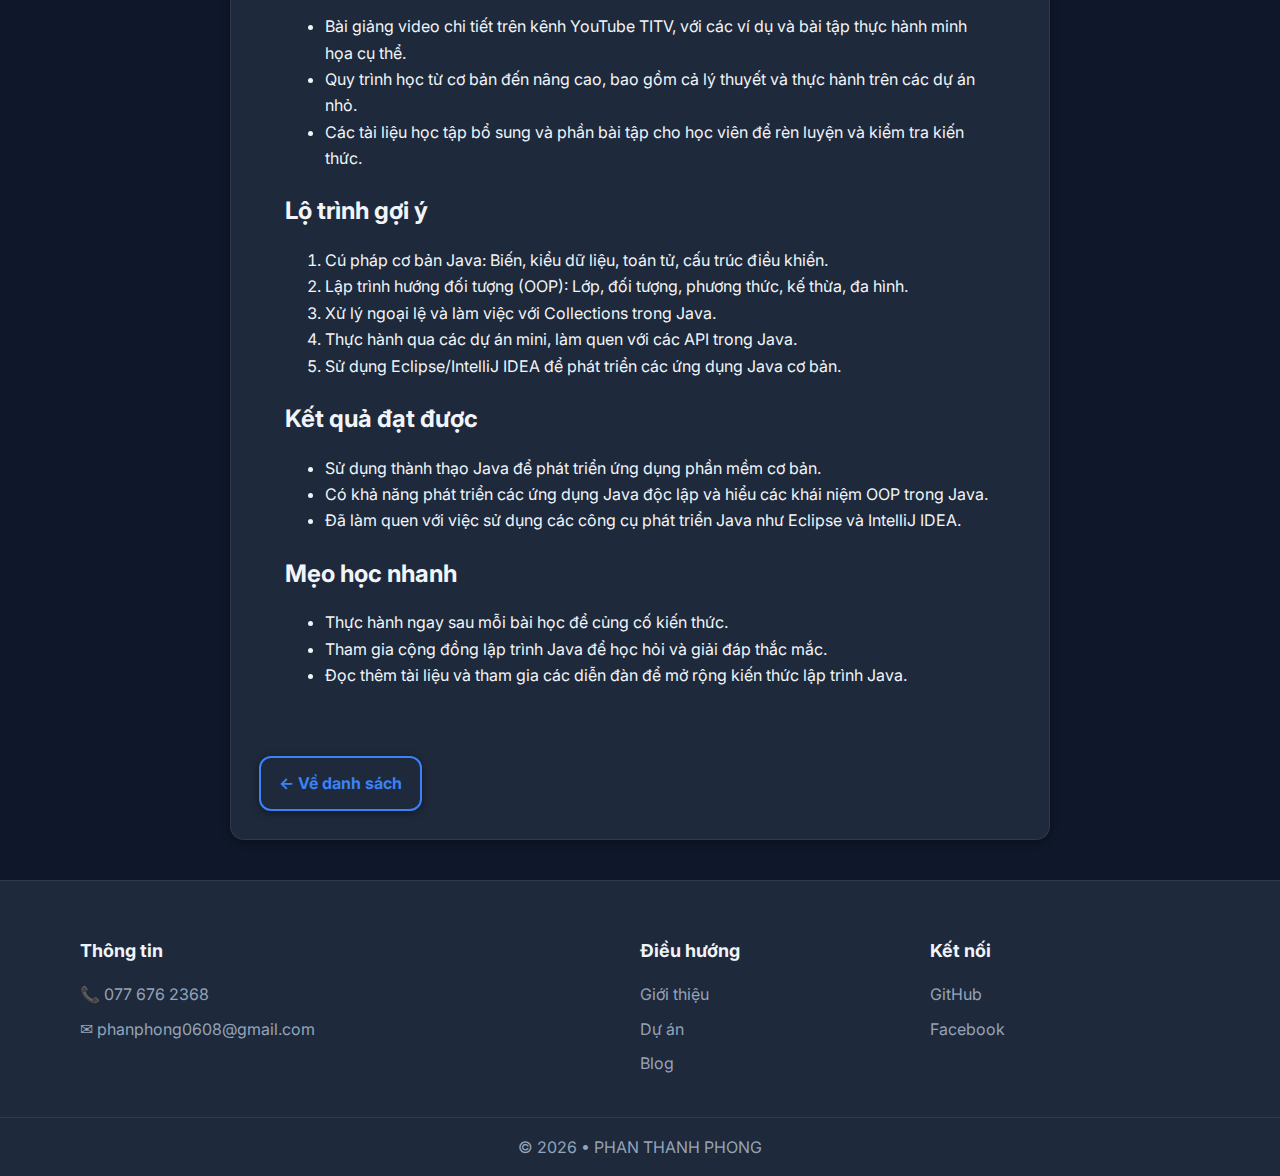
<file: post8.html>
<!doctype html>
<html lang="vi">

<head>
    <meta charset="utf-8" />
    <meta name="viewport" content="width=device-width, initial-scale=1" />
    <title>Networking Basics | Khóa học Mạng cơ bản</title>
    <meta name="description" content="Giới thiệu về các khái niệm cơ bản trong mạng máy tính, từ các loại mạng đến bảo mật và quản lý mạng." />
    <link href="https://fonts.googleapis.com/css2?family=Inter:wght@400;500;600;700;800&display=swap" rel="stylesheet">
    <link rel="stylesheet" href="styles.css">
</head>

<body>
    <header class="site-header">
        <div class="container nav">
            <a class="brand" href="index.html" aria-label="Trang chủ">
                <img class="logo" src="pics/hinhdaidien.jpg"
                    onerror="this.style.display='none'">
                <span class="brand-text">PhanThanhPhong-Blog</span>
            </a>
            <nav class="menu">
                <a href="index.html#gioi-thieu">Giới thiệu</a>
                <a href="index.html#du-an">Dự án</a>
                <a href="blog.html">Blog</a>
            </nav>
        </div>
    </header>

    <main class="container" style="max-width:860px; padding:var(--g6) var(--g4)">
        <article class="card" style="padding:var(--g5)">
            <header>
                <p class="eyebrow">Khóa học Lập trình Java - TITV (YouTube)</p>
                <h1 class="display" style="font-size:clamp(28px,4vw,40px)">Khóa học Lập trình Java - TITV (YouTube)</h1>
                <p class="meta" style="margin-top:6px"><time datetime="2025-07-07">07/07/2025</time></p>
            </header>
            <hr style="border:0; border-top:1px solid var(--border); margin:16px 0" />
            <img src="pics/javaTITV.png">
            <section style="max-width:75ch">
                <ul>
                    <li>Khóa học lập trình Java trên kênh YouTube TITV dành cho những ai muốn bắt đầu học Java từ cơ bản đến nâng cao.</li>
                    <li>Phù hợp với người mới bắt đầu học lập trình hoặc những ai muốn học Java để phát triển ứng dụng phần mềm.</li>
                </ul>

                <h2>Mục tiêu học được</h2>
                <ul>
                    <li>Hiểu các khái niệm cơ bản của Java, từ cú pháp, biến, kiểu dữ liệu, đến các cấu trúc điều khiển như vòng lặp và điều kiện.</li>
                    <li>Thành thạo lập trình hướng đối tượng (OOP) trong Java, bao gồm lớp, đối tượng, kế thừa, đa hình, và đóng gói.</li>
                    <li>Làm quen với các khái niệm nâng cao như xử lý ngoại lệ, collections, và các API trong Java.</li>
                    <li>Phát triển các ứng dụng Java cơ bản và hiểu cách ứng dụng Java hoạt động.</li>
                    <li>Sử dụng công cụ phát triển Java như Eclipse hoặc IntelliJ IDEA để lập trình hiệu quả.</li>
                </ul>

                <h2>Yêu cầu đầu vào</h2>
                <ul>
                    <li>Không yêu cầu kinh nghiệm lập trình trước đó, nhưng cần có kiến thức cơ bản về máy tính và các công cụ lập trình.</li>
                    <li>Cần cài đặt Java Development Kit (JDK) và một IDE như Eclipse hoặc IntelliJ IDEA.</li>
                </ul>

                <h2>Hình thức &amp; tài nguyên</h2>
                <ul>
                    <li>Bài giảng video chi tiết trên kênh YouTube TITV, với các ví dụ và bài tập thực hành minh họa cụ thể.</li>
                    <li>Quy trình học từ cơ bản đến nâng cao, bao gồm cả lý thuyết và thực hành trên các dự án nhỏ.</li>
                    <li>Các tài liệu học tập bổ sung và phần bài tập cho học viên để rèn luyện và kiểm tra kiến thức.</li>
                </ul>

                <h2>Lộ trình gợi ý</h2>
                <ol>
                    <li>Cú pháp cơ bản Java: Biến, kiểu dữ liệu, toán tử, cấu trúc điều khiển.</li>
                    <li>Lập trình hướng đối tượng (OOP): Lớp, đối tượng, phương thức, kế thừa, đa hình.</li>
                    <li>Xử lý ngoại lệ và làm việc với Collections trong Java.</li>
                    <li>Thực hành qua các dự án mini, làm quen với các API trong Java.</li>
                    <li>Sử dụng Eclipse/IntelliJ IDEA để phát triển các ứng dụng Java cơ bản.</li>
                </ol>

                <h2>Kết quả đạt được</h2>
                <ul>
                    <li>Sử dụng thành thạo Java để phát triển ứng dụng phần mềm cơ bản.</li>
                    <li>Có khả năng phát triển các ứng dụng Java độc lập và hiểu các khái niệm OOP trong Java.</li>
                    <li>Đã làm quen với việc sử dụng các công cụ phát triển Java như Eclipse và IntelliJ IDEA.</li>
                </ul>

                <h2>Mẹo học nhanh</h2>
                <ul>
                    <li>Thực hành ngay sau mỗi bài học để củng cố kiến thức.</li>
                    <li>Tham gia cộng đồng lập trình Java để học hỏi và giải đáp thắc mắc.</li>
                    <li>Đọc thêm tài liệu và tham gia các diễn đàn để mở rộng kiến thức lập trình Java.</li>
                </ul>
            </section>


            <nav style="margin-top:24px; display:flex; gap:12px">
                <a class="btn ghost" href="blog.html">← Về danh sách</a>
            </nav>
        </article>
    </main>

    <footer class="site-footer">
        <div class="container footer-grid">
            <div>
                <h2>Thông tin</h2>
                <ul class="foot-list">
                        <li>📞 077 676 2368</li>
                        <li>✉ phanphong0608@gmail.com</li>
                </ul>
            </div>
            <div>
                <a class="brand" href="index.html" aria-label="Trang chủ"> </a>
                <h2>Điều hướng</h2>
                <ul class="foot-list">
                    <li><a href="index.html#gioi-thieu">Giới thiệu</a></li>
                    <li><a href="index.html#du-an">Dự án</a></li>
                    <li><a href="blog.html">Blog</a></li>
                </ul>
            </div>
            <div>
                <h2>Kết nối</h2>
                <ul class="foot-list">
                    <li><a href="https://github.com/PhanPhong0608" target="_blank">GitHub</a></li>
                    <li><a href="https://www.facebook.com/phan.phong.496372" target="_blank">Facebook</a></li>
                </ul>
            </div>
        </div>
        <div class="copyright">© <span id="year">2025</span> • PHAN THANH PHONG</div>
    </footer>

    <script>const y = document.getElementById('year'); if (y) y.textContent = new Date().getFullYear();</script>
</body>

</html>
</file>
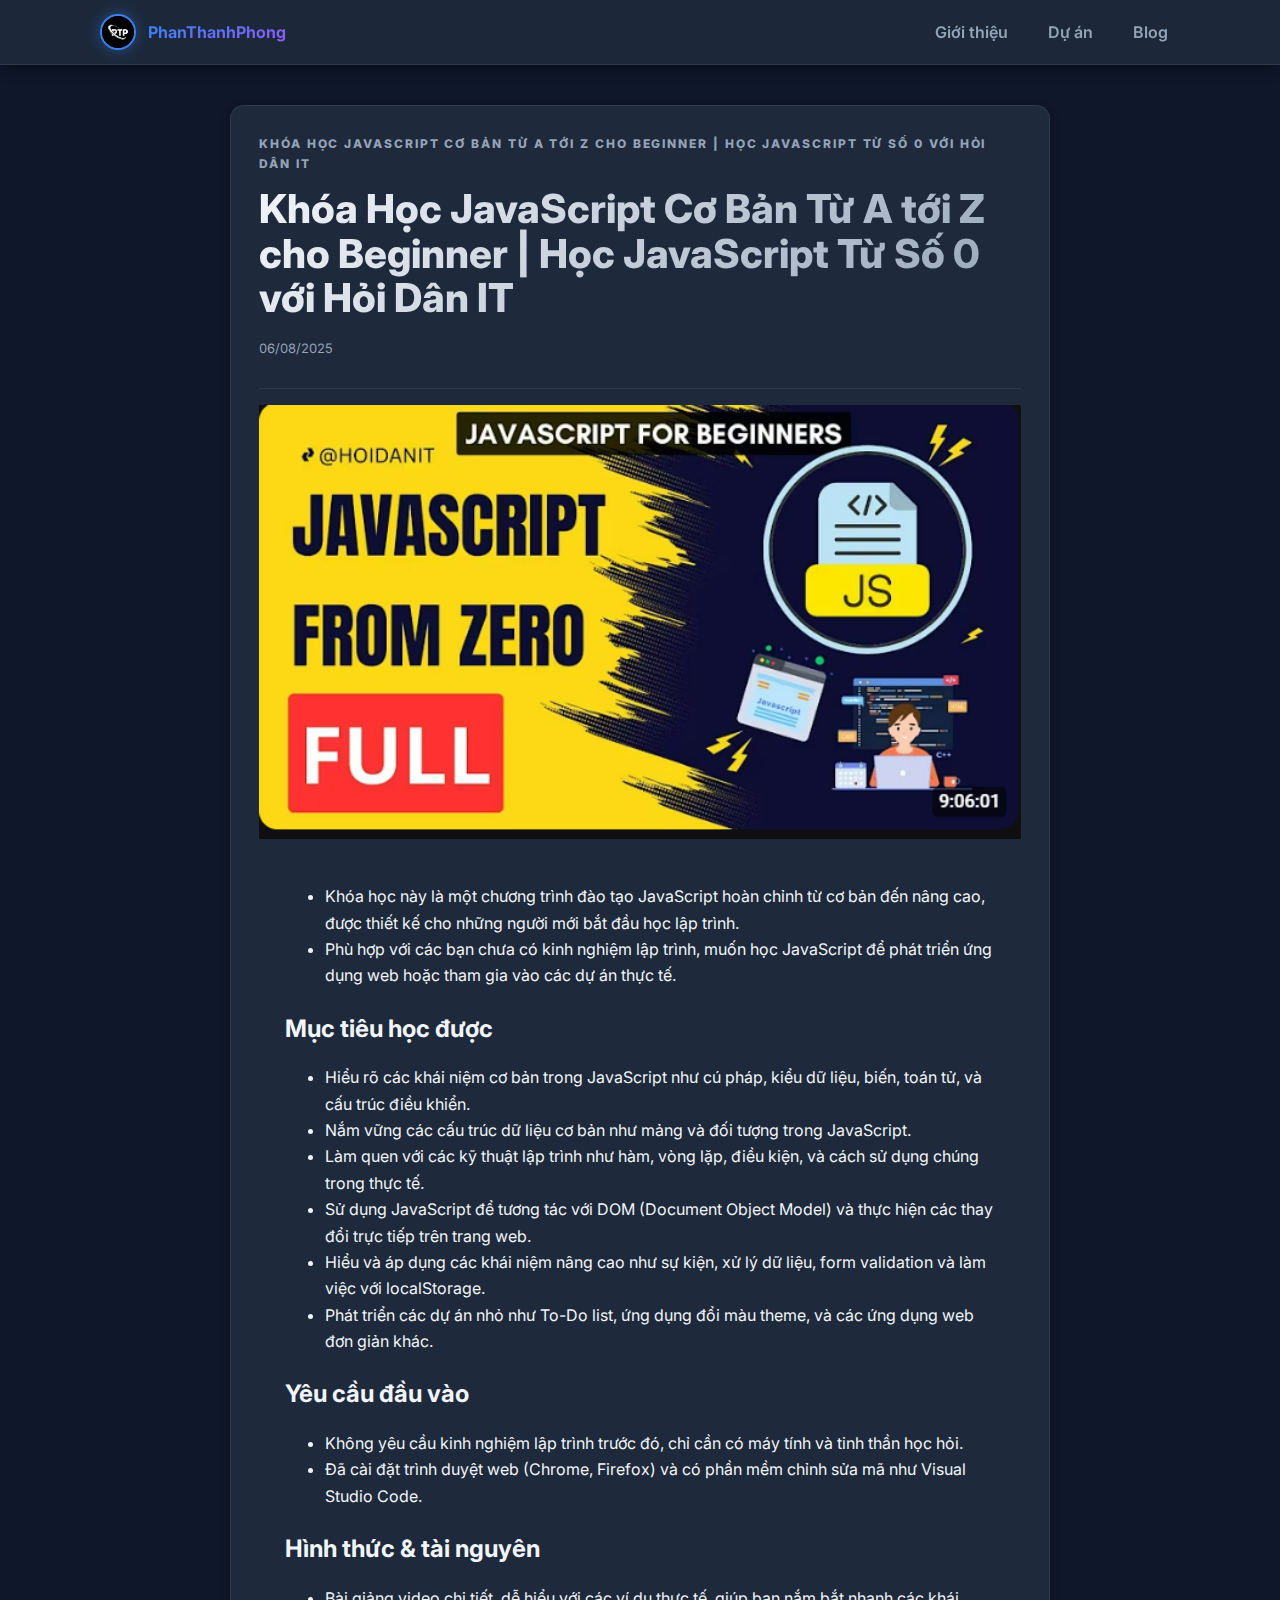
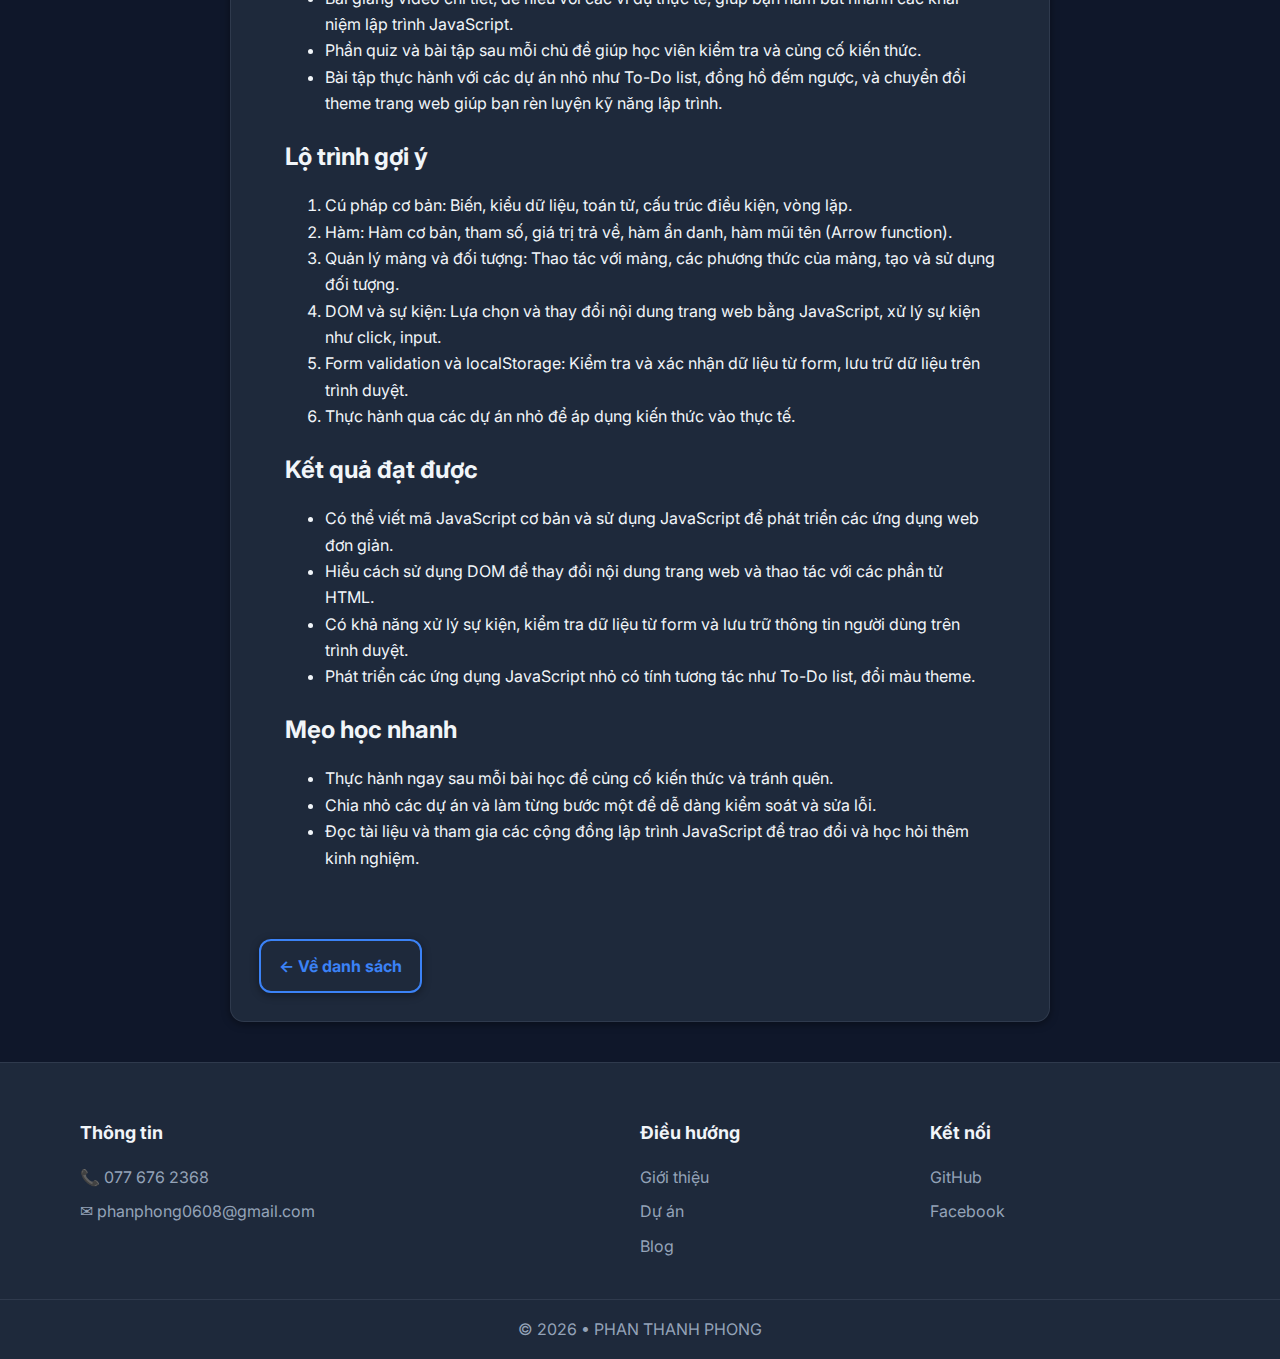
<file: post9.html>
<!doctype html>
<html lang="vi">

<head>
    <meta charset="utf-8" />
    <meta name="viewport" content="width=device-width, initial-scale=1" />
    <title>Networking Basics | Khóa học Mạng cơ bản</title>
    <meta name="description" content="Giới thiệu về các khái niệm cơ bản trong mạng máy tính, từ các loại mạng đến bảo mật và quản lý mạng." />
    <link href="https://fonts.googleapis.com/css2?family=Inter:wght@400;500;600;700;800&display=swap" rel="stylesheet">
    <link rel="stylesheet" href="styles.css">
</head>

<body>
    <header class="site-header">
        <div class="container nav">
            <a class="brand" href="index.html" aria-label="Trang chủ">
                <img class="logo" src="pics/logo.png"
                    onerror="this.style.display='none'">
                <span class="brand-text">PhanThanhPhong</span>
            </a>
            <nav class="menu">
                <a href="index.html#gioi-thieu">Giới thiệu</a>
                <a href="index.html#du-an">Dự án</a>
                <a href="blog.html">Blog</a>
            </nav>
        </div>
    </header>

    <main class="container" style="max-width:860px; padding:var(--g6) var(--g4)">
        <article class="card" style="padding:var(--g5)">
            <header>
                <p class="eyebrow">Khóa Học JavaScript Cơ Bản Từ A tới Z cho Beginner | Học JavaScript Từ Số 0 với Hỏi Dân IT</p>
                <h1 class="display" style="font-size:clamp(28px,4vw,40px)">Khóa Học JavaScript Cơ Bản Từ A tới Z cho Beginner | Học JavaScript Từ Số 0 với Hỏi Dân IT</h1>
                <p class="meta" style="margin-top:6px"><time datetime="2025-08-06">06/08/2025</time></p>
            </header>
            <hr style="border:0; border-top:1px solid var(--border); margin:16px 0" />
            <img src="pics/jsYTB.png">
            <section style="max-width:75ch">
                <ul>
                    <li>Khóa học này là một chương trình đào tạo JavaScript hoàn chỉnh từ cơ bản đến nâng cao, được thiết kế cho những người mới bắt đầu học lập trình.</li>
                    <li>Phù hợp với các bạn chưa có kinh nghiệm lập trình, muốn học JavaScript để phát triển ứng dụng web hoặc tham gia vào các dự án thực tế.</li>
                </ul>

                <h2>Mục tiêu học được</h2>
                <ul>
                    <li>Hiểu rõ các khái niệm cơ bản trong JavaScript như cú pháp, kiểu dữ liệu, biến, toán tử, và cấu trúc điều khiển.</li>
                    <li>Nắm vững các cấu trúc dữ liệu cơ bản như mảng và đối tượng trong JavaScript.</li>
                    <li>Làm quen với các kỹ thuật lập trình như hàm, vòng lặp, điều kiện, và cách sử dụng chúng trong thực tế.</li>
                    <li>Sử dụng JavaScript để tương tác với DOM (Document Object Model) và thực hiện các thay đổi trực tiếp trên trang web.</li>
                    <li>Hiểu và áp dụng các khái niệm nâng cao như sự kiện, xử lý dữ liệu, form validation và làm việc với localStorage.</li>
                    <li>Phát triển các dự án nhỏ như To-Do list, ứng dụng đổi màu theme, và các ứng dụng web đơn giản khác.</li>
                </ul>

                <h2>Yêu cầu đầu vào</h2>
                <ul>
                    <li>Không yêu cầu kinh nghiệm lập trình trước đó, chỉ cần có máy tính và tinh thần học hỏi.</li>
                    <li>Đã cài đặt trình duyệt web (Chrome, Firefox) và có phần mềm chỉnh sửa mã như Visual Studio Code.</li>
                </ul>

                <h2>Hình thức &amp; tài nguyên</h2>
                <ul>
                    <li>Bài giảng video chi tiết, dễ hiểu với các ví dụ thực tế, giúp bạn nắm bắt nhanh các khái niệm lập trình JavaScript.</li>
                    <li>Phần quiz và bài tập sau mỗi chủ đề giúp học viên kiểm tra và củng cố kiến thức.</li>
                    <li>Bài tập thực hành với các dự án nhỏ như To-Do list, đồng hồ đếm ngược, và chuyển đổi theme trang web giúp bạn rèn luyện kỹ năng lập trình.</li>
                </ul>

                <h2>Lộ trình gợi ý</h2>
                <ol>
                    <li>Cú pháp cơ bản: Biến, kiểu dữ liệu, toán tử, cấu trúc điều kiện, vòng lặp.</li>
                    <li>Hàm: Hàm cơ bản, tham số, giá trị trả về, hàm ẩn danh, hàm mũi tên (Arrow function).</li>
                    <li>Quản lý mảng và đối tượng: Thao tác với mảng, các phương thức của mảng, tạo và sử dụng đối tượng.</li>
                    <li>DOM và sự kiện: Lựa chọn và thay đổi nội dung trang web bằng JavaScript, xử lý sự kiện như click, input.</li>
                    <li>Form validation và localStorage: Kiểm tra và xác nhận dữ liệu từ form, lưu trữ dữ liệu trên trình duyệt.</li>
                    <li>Thực hành qua các dự án nhỏ để áp dụng kiến thức vào thực tế.</li>
                </ol>

                <h2>Kết quả đạt được</h2>
                <ul>
                    <li>Có thể viết mã JavaScript cơ bản và sử dụng JavaScript để phát triển các ứng dụng web đơn giản.</li>
                    <li>Hiểu cách sử dụng DOM để thay đổi nội dung trang web và thao tác với các phần tử HTML.</li>
                    <li>Có khả năng xử lý sự kiện, kiểm tra dữ liệu từ form và lưu trữ thông tin người dùng trên trình duyệt.</li>
                    <li>Phát triển các ứng dụng JavaScript nhỏ có tính tương tác như To-Do list, đổi màu theme.</li>
                </ul>

                <h2>Mẹo học nhanh</h2>
                <ul>
                    <li>Thực hành ngay sau mỗi bài học để củng cố kiến thức và tránh quên.</li>
                    <li>Chia nhỏ các dự án và làm từng bước một để dễ dàng kiểm soát và sửa lỗi.</li>
                    <li>Đọc tài liệu và tham gia các cộng đồng lập trình JavaScript để trao đổi và học hỏi thêm kinh nghiệm.</li>
                </ul>
            </section>


            <nav style="margin-top:24px; display:flex; gap:12px">
                <a class="btn ghost" href="blog.html">← Về danh sách</a>
            </nav>
        </article>
    </main>

    <footer class="site-footer">
        <div class="container footer-grid">
            <div>
                <h2>Thông tin</h2>
                <ul class="foot-list">
                        <li>📞 077 676 2368</li>
                        <li>✉ phanphong0608@gmail.com</li>
                </ul>
            </div>
            <div>
                <a class="brand" href="index.html" aria-label="Trang chủ"> </a>
                <h2>Điều hướng</h2>
                <ul class="foot-list">
                    <li><a href="index.html#gioi-thieu">Giới thiệu</a></li>
                    <li><a href="index.html#du-an">Dự án</a></li>
                    <li><a href="blog.html">Blog</a></li>
                </ul>
            </div>
            <div>
                <h2>Kết nối</h2>
                <ul class="foot-list">
                    <li><a href="https://github.com/PhanPhong0608" target="_blank">GitHub</a></li>
                    <li><a href="https://www.facebook.com/phan.phong.496372" target="_blank">Facebook</a></li>
                </ul>
            </div>
        </div>
        <div class="copyright">© <span id="year">2025</span> • PHAN THANH PHONG</div>
    </footer>

    <script>const y = document.getElementById('year'); if (y) y.textContent = new Date().getFullYear();</script>
</body>

</html>
</file>
<file: styles.css>
:root {
    /* Dark Theme Palette */
    --bg: #0f172a;  
    --surface: #1e293b; 
    --surface-2: #334155; 
    --border: rgba(148, 163, 184, 0.15); 
    --text: #f1f5f9; 
    --muted: #94a3b8;
    --brand: #3b82f6; 
    --brand-2: #8b5cf6; 
    --ring: rgba(59, 130, 246, 0.4); 
    
    /* Layout */
    --maxw: 1120px;
    --radius: 14px; 
    --radius-sm: 10px;
    --g1: 8px; --g2: 12px; --g3: 16px; --g4: 20px; --g5: 28px; --g6: 40px; --g7: 56px;

    /* Shadows - Dark */
    --shadow-sm: 0 2px 8px rgba(0, 0, 0, 0.4); 
    --shadow-md: 0 4px 16px rgba(0, 0, 0, 0.5); 
    --shadow-lg: 0 8px 32px rgba(0, 0, 0, 0.6); 
}

/* Cơ bản */
* {
    box-sizing: border-box;
}

html, body {
    height: 100%;
}

body {
    margin: 0;
    font: 16px/1.65 "Inter", system-ui, Segoe UI, Roboto, Helvetica, Arial, sans-serif;
    color: var(--text); 
    background: var(--bg); 
    -webkit-font-smoothing: antialiased;
    display: flex;
    flex-direction: column;
}

main {
    flex: 1;
}

/* Container */
.container {
    width: min(100%, var(--maxw));
    margin-inline: auto; 
    padding: 0 var(--g4);
}

/* Đảm bảo các section không bị chồng hoặc quá rộng */
section {
    padding: var(--g5) var(--g4); 
    max-width: calc(var(--maxw) - 2 * var(--g4));
    margin-inline: auto; 
}

/* Link & Button */
a {
    color: var(--brand);
    text-decoration: none;
    transition: 0.2s ease;
}

a:hover {
    color: var(--brand-2);
}

.btn {
    display: inline-flex;
    align-items: center;
    gap: 10px;
    padding: 12px 18px;
    border-radius: 12px;
    border: 1px solid var(--border);
    font-weight: 700;
    transition: 0.2s ease;
    box-shadow: var(--shadow-sm);
}

.btn.primary {
    background: linear-gradient(135deg, var(--brand), var(--brand-2));
    color: #ffffff;
    border-color: transparent;
}

.btn.ghost {
    background: transparent;
    border: 2px solid var(--brand);
    color: var(--brand);
}

.btn:hover {
    transform: translateY(-2px);
    box-shadow: var(--shadow-md);
}

.btn:focus-visible {
    outline: 3px solid var(--ring);
    outline-offset: 2px;
}

.link {
    font-weight: 700;
}

/* Header - Dark */
.site-header {
    position: sticky;
    top: 0;
    z-index: 50;
    background: rgba(30, 41, 59, 0.95);
    backdrop-filter: blur(12px);
    border-bottom: 1px solid var(--border);
    box-shadow: 0 4px 12px rgba(0, 0, 0, 0.4);
}

.nav {
    display: flex;
    align-items: center;
    justify-content: space-between;
    height: 64px;
}

.brand {
    display: flex;
    align-items: center;
    gap: 12px;
    color: var(--text);
    text-decoration: none;
}

.brand-text {
    font-weight: 700;
    background: linear-gradient(135deg, var(--brand), var(--brand-2));
    -webkit-background-clip: text;
    -webkit-text-fill-color: transparent;
    background-clip: text;
}

.logo {
    width: 36px;
    height: 36px;
    border-radius: 50%;
    object-fit: cover;
    border: 2px solid var(--brand);
    box-shadow: 0 0 15px rgba(59, 130, 246, 0.4);
}

.menu {
    display: flex;
    gap: var(--g3);
}

.menu a {
    color: var(--muted);
    text-decoration: none;
    font-weight: 600;
    padding: 8px 12px;
    border-radius: 10px;
    transition: all 0.3s ease;
}

.menu a:hover {
    background: rgba(59, 130, 246, 0.15);
    color: var(--brand);
}

/* Hero */
.hero {
    padding: var(--g7) 0 var(--g6);
}

.hero-grid {
    display: flex;
    align-items: center;
    justify-content: flex-start;
    gap: var(--g6);
}

.eyebrow {
    letter-spacing: 0.16em;
    text-transform: uppercase;
    color: var(--brand);
    font-weight: 800;
    font-size: 12px;
    margin: 0 0 var(--g2);
}

.display {
    font-weight: 800;
    line-height: 1.12;
    font-size: clamp(10px, 5vw, 56px);
    margin: 0 0 var(--g3);
    background: linear-gradient(135deg, var(--text), var(--muted));
    -webkit-background-clip: text;
    -webkit-text-fill-color: transparent;
    background-clip: text;
}

.title-xl {
    font-weight: 800;
    font-size: clamp(32px, 5vw, 5px);
    line-height: 1.1;
    margin: 0 0 var(--g3);
    background: linear-gradient(135deg, var(--text), var(--muted));
    -webkit-background-clip: text;
    -webkit-text-fill-color: transparent;
    background-clip: text;
}

.lead {
    font-size: clamp(16px, 2.2vw, 18px);
    color: var(--muted);
    margin: 0 0 var(--g4);
    line-height: 1.7;
}

.actions {
    display: flex;
    gap: var(--g2);
    flex-wrap: wrap;
    margin-bottom: var(--g4);
}

.stats {
    display: flex;
    gap: var(--g5);
    padding: 0;
    margin: 10px 0 0 0;
    list-style: none;
}

.stats .num {
    font-weight: 800;
    font-size: 24px;
    color: var(--brand);
}

.hero-card {
    background: linear-gradient(135deg, rgba(30, 41, 59, 0.8), rgba(51, 65, 85, 0.6));
    border: 1px solid rgba(59, 130, 246, 0.3);
    border-radius: var(--radius);
    padding: var(--g4) var(--g5);
    box-shadow: var(--shadow-lg);
    max-width: 750px;
    min-width: 320px;
    backdrop-filter: blur(10px);
    position: relative;
    overflow: hidden;
}

.hero-card::before {
    content: '';
    position: absolute;
    top: 0;
    left: 0;
    right: 0;
    height: 4px;
    background: linear-gradient(90deg, var(--brand), var(--brand-2));
}

/* Điều chỉnh các phần tử trong card */
.hero-card h3 {
    font-size: 20px;
    font-weight: 800;
    margin-bottom: var(--g4);
    color: var(--text);
    display: flex;
    align-items: center;
    gap: 10px;
}

.hero-card h3::before {
    content: '📋';
    font-size: 24px;
}

.hero-card .list {
    list-style: none;
    padding: 0;
    margin: 0;
    display: flex;
    flex-direction: column;
    gap: var(--g3);
}

.hero-card .list li {
    font-size: 15px;
    color: var(--muted);
    line-height: 1.7;
    padding: var(--g2);
    background: rgba(51, 65, 85, 0.4);
    border-radius: 10px;
    border-left: 3px solid var(--brand);
    transition: all 0.3s ease;
}

.hero-card .list li:hover {
    background: rgba(59, 130, 246, 0.1);
    transform: translateX(4px);
    border-left-color: var(--brand-2);
}

.hero-card .list a {
    color: var(--brand);
    font-weight: 600;
    display: inline-flex;
    align-items: center;
    gap: 6px;
    transition: all 0.3s ease;
}

.hero-card .list a::after {
    content: '→';
    opacity: 0;
    transform: translateX(-4px);
    transition: all 0.3s ease;
}

.hero-card .list a:hover {
    color: var(--brand-2);
}

.hero-card .list a:hover::after {
    opacity: 1;
    transform: translateX(0);
}

.hero-left {
    display: flex;
    flex-direction: column;
    justify-content: flex-start;
}

.hero-left h2 {
    margin-top: 0;
}

.avatar-container {
    position: relative;
}

.avatar {
    width: 220px;
    height: 320px;
    border-radius: 16px;
    object-fit: cover;
    display: block;
    margin-right: 20px;
    box-shadow: var(--shadow-lg);
    border: 3px solid transparent;
    background: linear-gradient(var(--surface), var(--surface)) padding-box,
                linear-gradient(135deg, var(--brand), var(--brand-2)) border-box;
    transition: all 0.4s ease;
}

.avatar:hover {
    transform: translateY(-8px) scale(1.02);
    box-shadow: var(--shadow-lg), 0 0 30px rgba(59, 130, 246, 0.5);
}

.list {
    margin: 0 0 var(--g3) 1rem;
}

.socials {
    display: flex;
    gap: var(--g2);
    flex-wrap: wrap;
}

/* Generic card */
.card {
    background: var(--surface);
    border: 1px solid var(--border);
    border-radius: var(--radius);
    box-shadow: var(--shadow-sm);
    padding: var(--g4); 
    display: flex;
    flex-direction: column;
    justify-content: space-between; 
    height: 100%;
    transition: all 0.3s ease;
}

.card:hover {
    transform: translateY(-4px);
    box-shadow: var(--shadow-md);
    border-color: rgba(59, 130, 246, 0.3);
}

.card h2 {
    color: var(--text);
    margin-bottom: var(--g3);
}

.card p {
    color: var(--muted);
    line-height: 1.7;
}

/* Strips & sections */
.strip {
    padding: var(--g6) 0;
    background: linear-gradient(180deg, rgba(51, 65, 85, 0.3), transparent);
}

.section {
    padding: var(--g6) 0;
}

.section.alt {
    background: linear-gradient(180deg, rgba(51, 65, 85, 0.3), transparent);
}

.two-col {
    display: grid;
    grid-template-columns: 1fr 1fr;
    gap: var(--g4);
}

/* Section heads */
.section-head {
    display: flex;
    align-items: center;
    justify-content: space-between;
    margin-bottom: var(--g4);
    padding: 0 var(--g4); 
}

.section-head h2 {
    color: var(--text);
    font-size: 28px;
    font-weight: 800;
}

/* Skills */
.chips {
    display: flex;
    gap: var(--g2);
    flex-wrap: wrap;
}

.chip {
    display: inline-flex;
    align-items: center;
    padding: 10px 16px;
    border-radius: 999px;
    background: rgba(59, 130, 246, 0.1);
    border: 1px solid rgba(59, 130, 246, 0.3);
    font-weight: 600;
    color: var(--brand);
    transition: all 0.3s ease;
}

.chip:hover {
    background: rgba(59, 130, 246, 0.2);
    border-color: var(--brand);
    transform: translateY(-2px);
}

/* Projects */
.grid-3 {
    display: grid;
    grid-template-columns: repeat(3, 1fr);
    gap: var(--g4);
}

.project.card {
    flex: 1 1 300px;
    display: flex;
    flex-direction: column;
    padding: 0;
    overflow: hidden;
}

.project.card img {
    width: 100%;
    height: 200px;
    object-fit: cover;
}

/* Căn chỉnh nội dung bên trong mỗi card */
.project.card .post-body {
    flex-grow: 1;
    display: flex;
    flex-direction: column;
    justify-content: space-between;
    padding: var(--g4);
}

/* Điều chỉnh các tiêu đề và nội dung để không bị kéo dài */
.project.card .post-title {
    font-size: 20px;
    font-weight: 700;
    color: var(--text);
}

.project.card .muted {
    color: var(--muted);
    font-size: 15px;
    margin-top: 10px;
    line-height: 1.6;
}

.project {
    overflow: hidden;
    transition: transform 0.3s ease, box-shadow 0.3s ease;
}

.project:hover {
    transform: translateY(-4px);
    box-shadow: var(--shadow-lg);
}

.thumb {
    height: 180px;
    background: linear-gradient(135deg, var(--brand), var(--brand-2));
    display: grid;
    place-items: center;
    color: rgba(255, 255, 255, 0.9);
}

.p-body {
    padding: var(--g3);
}

.tags {
    display: flex;
    gap: 8px;
    flex-wrap: wrap;
    margin-top: auto;
}

.tag {
    font-size: 12px;
    padding: 6px 12px;
    border-radius: 999px;
    background: rgba(59, 130, 246, 0.15);
    border: 1px solid rgba(59, 130, 246, 0.25);
    color: var(--brand);
    font-weight: 600;
}

.muted {
    color: var(--muted);
}

/* Posts */
.posts {
    display: grid;
    grid-template-columns: repeat(3, 1fr);
    gap: var(--g4);
}

.post {
    display: grid;
    grid-template-columns: 120px 1fr;
    gap: var(--g3);
    padding: var(--g3);
}

.post-thumb {
    background: linear-gradient(135deg, var(--brand), var(--brand-2));
    border-radius: var(--radius-sm);
}

.post-title {
    font-weight: 800;
    color: var(--text);
    text-decoration: none;
    transition: color 0.3s ease;
}

.post-title:hover {
    color: var(--brand);
}

.meta {
    font-size: 13px;
    color: var(--muted);
}

.post-body {
    display: flex;
    flex-direction: column;
    gap: 6px;
}

/* Forms */
form.card {
    padding: var(--g4);
}

.grid-2 {
    display: grid;
    grid-template-columns: 1fr 1fr;
    gap: var(--g3);
}

label {
    font-weight: 700;
    font-size: 14px;
    color: var(--text);
}

input,
textarea {
    width: 100%;
    padding: 12px 14px;
    border-radius: 12px;
    border: 1px solid var(--border);
    background: var(--surface);
    font-size: 15px;
    color: var(--text);
    transition: all 0.3s ease;
}

input:focus-visible,
textarea:focus-visible {
    outline: none;
    border-color: var(--brand);
    box-shadow: 0 0 0 3px var(--ring);
}

textarea {
    min-height: 120px;
}

.form-actions {
    display: flex;
    gap: var(--g2);
    flex-wrap: wrap;
}

/* Footer */
.site-footer {
    background: var(--surface);
    border-top: 1px solid var(--border);
    margin-top: auto;
}

.footer-grid {
    display: grid;
    grid-template-columns: 2fr 1fr 1fr;
    gap: var(--g4);
    padding: var(--g6) 0;
}

.footer-grid h2 {
    color: var(--text);
    font-size: 18px;
    margin-bottom: var(--g3);
}

.inline {
    display: inline-flex;
    align-items: center;
    gap: 10px;
}

.foot-list {
    list-style: none;
    padding: 0;
    margin: 0;
    display: grid;
    gap: 8px;
}

.foot-list li {
    color: var(--muted);
}

.foot-list a {
    color: var(--muted);
    text-decoration: none;
    transition: color 0.3s ease;
}

.foot-list a:hover {
    color: var(--brand);
}

.copyright {
    text-align: center;
    color: var(--muted);
    padding: var(--g3) 0;
    border-top: 1px solid var(--border);
}

/* Accessibility */
:where(a, button) {
    outline: none;
}

:where(a, button):focus-visible {
    outline: 3px solid var(--ring);
    outline-offset: 2px;
}

/* CSS cho Carousel */
.carousel-container {
    position: relative;
    width: 100%;
    overflow: hidden;
    margin-bottom: 30px;
    border-radius: var(--radius);
}

.carousel {
    display: flex;
    width: 600%;
    animation: slide 21s infinite ease-in-out;
}

.carousel-image {
    width: 16.6667%;
    object-fit: cover;
}

/* Định nghĩa hiệu ứng di chuyển */
@keyframes slide {
    0%, 14.28% {
        transform: translateX(0);
    }
    19.05% {
        transform: translateX(-16.6667%);
    }
    33.33% {
        transform: translateX(-16.6667%);
    }
    38.10% {
        transform: translateX(-33.3334%);
    }
    52.38% {
        transform: translateX(-33.3334%);
    }
    57.14% {
        transform: translateX(-50%);
    }
    71.43% {
        transform: translateX(-50%);
    }
    76.19% {
        transform: translateX(-66.6667%);
    }
    90.48% {
        transform: translateX(-66.6667%);
    }
    95.24% {
        transform: translateX(-83.3334%);
    }
    100% {
        transform: translateX(-83.3334%);
    }
}

/* Responsive */
@media (max-width: 1024px) {
    .hero-grid {
        flex-direction: column;
        text-align: center;
    }
    
    .avatar {
        margin: 0 auto var(--g4);
    }
    
    .hero-card {
        max-width: 100%;
    }

    .two-col {
        grid-template-columns: 1fr;
    }

    .grid-3 {
        grid-template-columns: 1fr 1fr;
    }

    .posts {
        grid-template-columns: 1fr 1fr;
    }
}

@media (max-width: 640px) {
    .menu {
        display: none;
    }

    .grid-3,
    .posts {
        grid-template-columns: 1fr;
    }

    .post {
        grid-template-columns: 1fr;
    }
    
    .avatar {
        width: 180px;
        height: 260px;
    }
}
</file>
